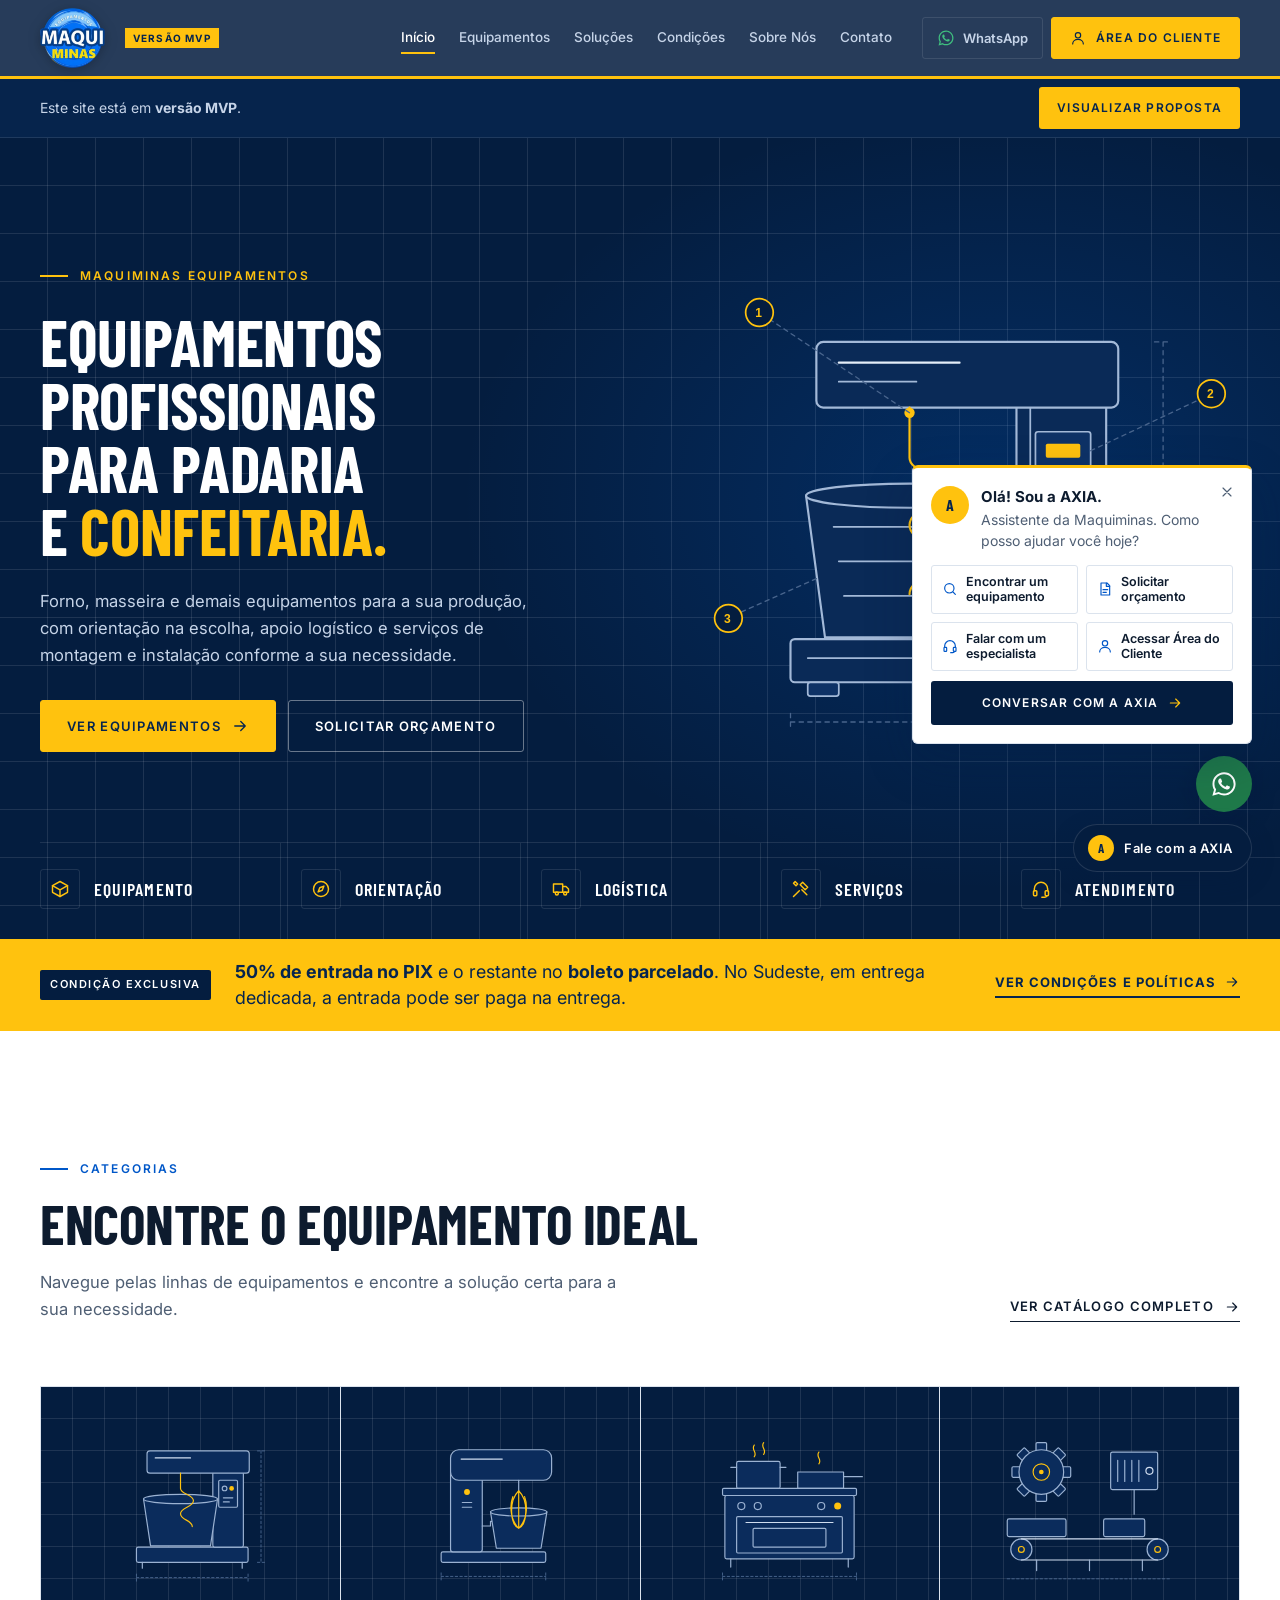
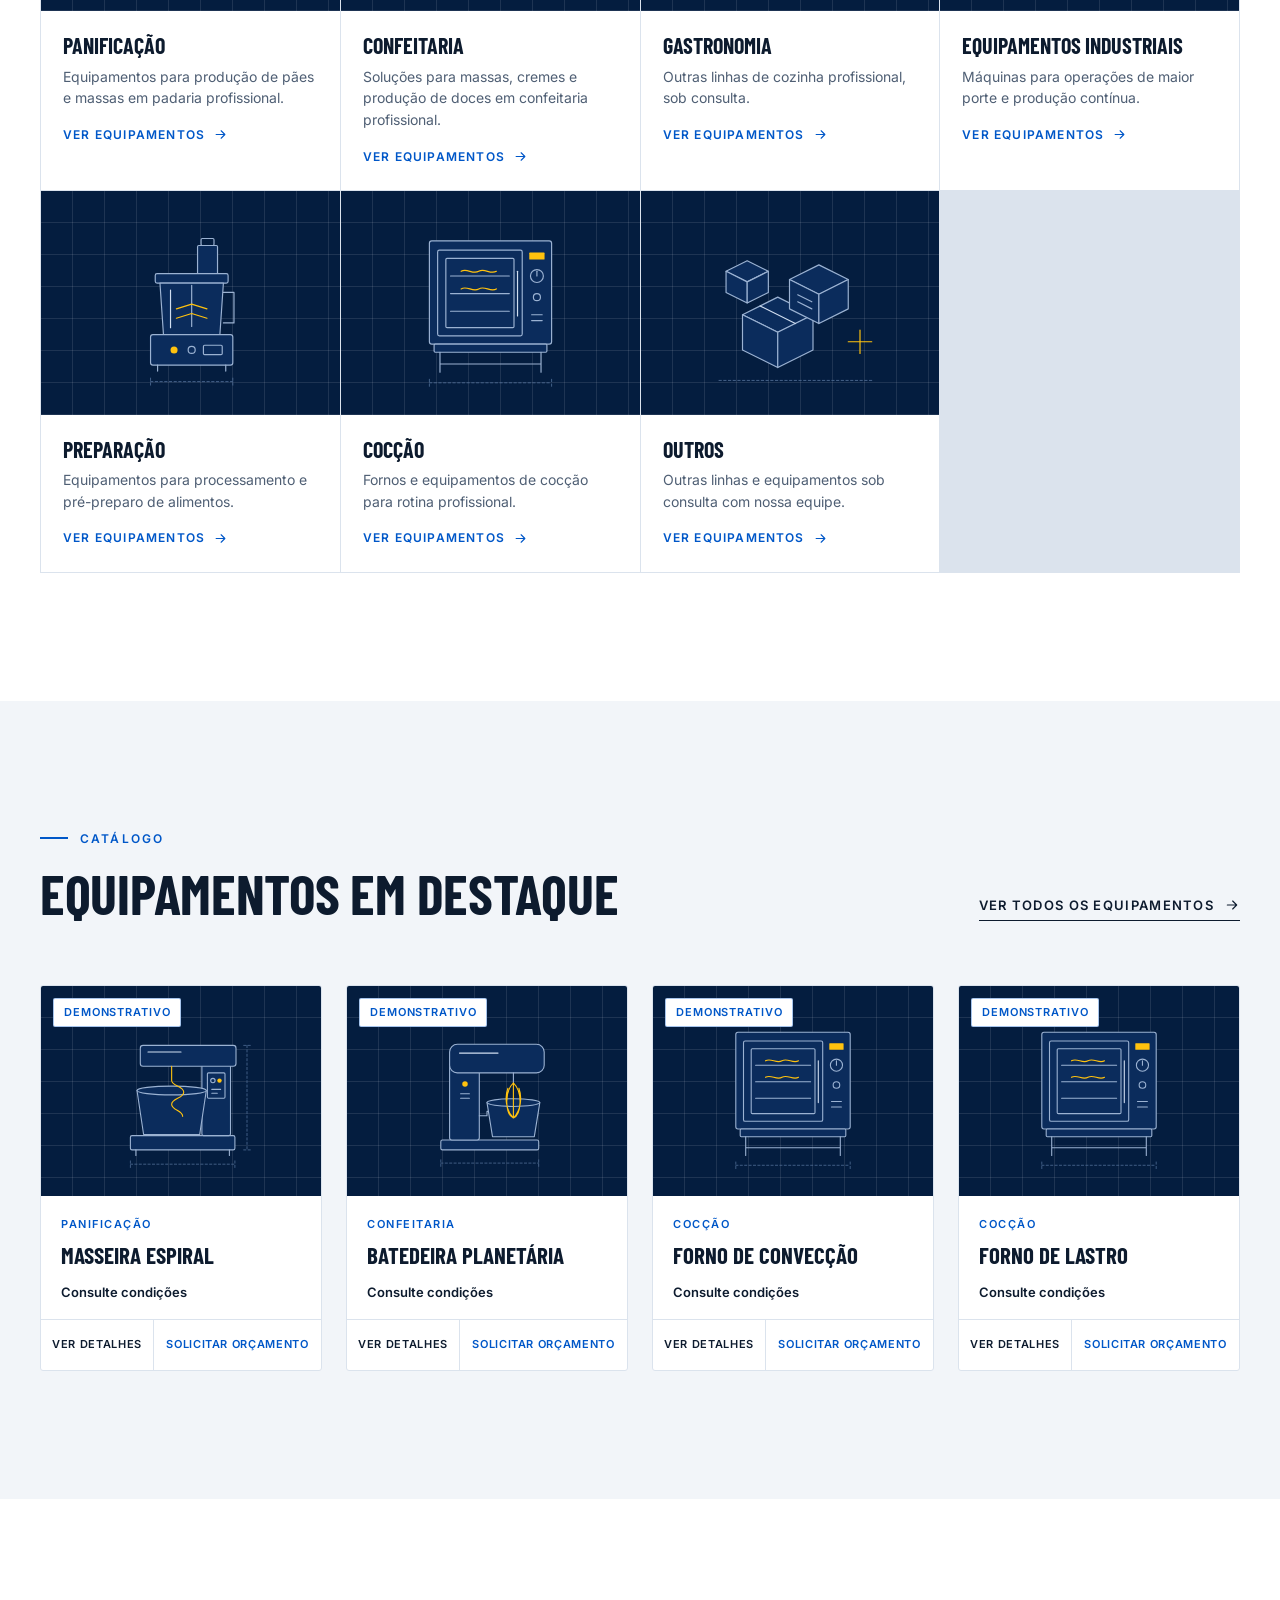
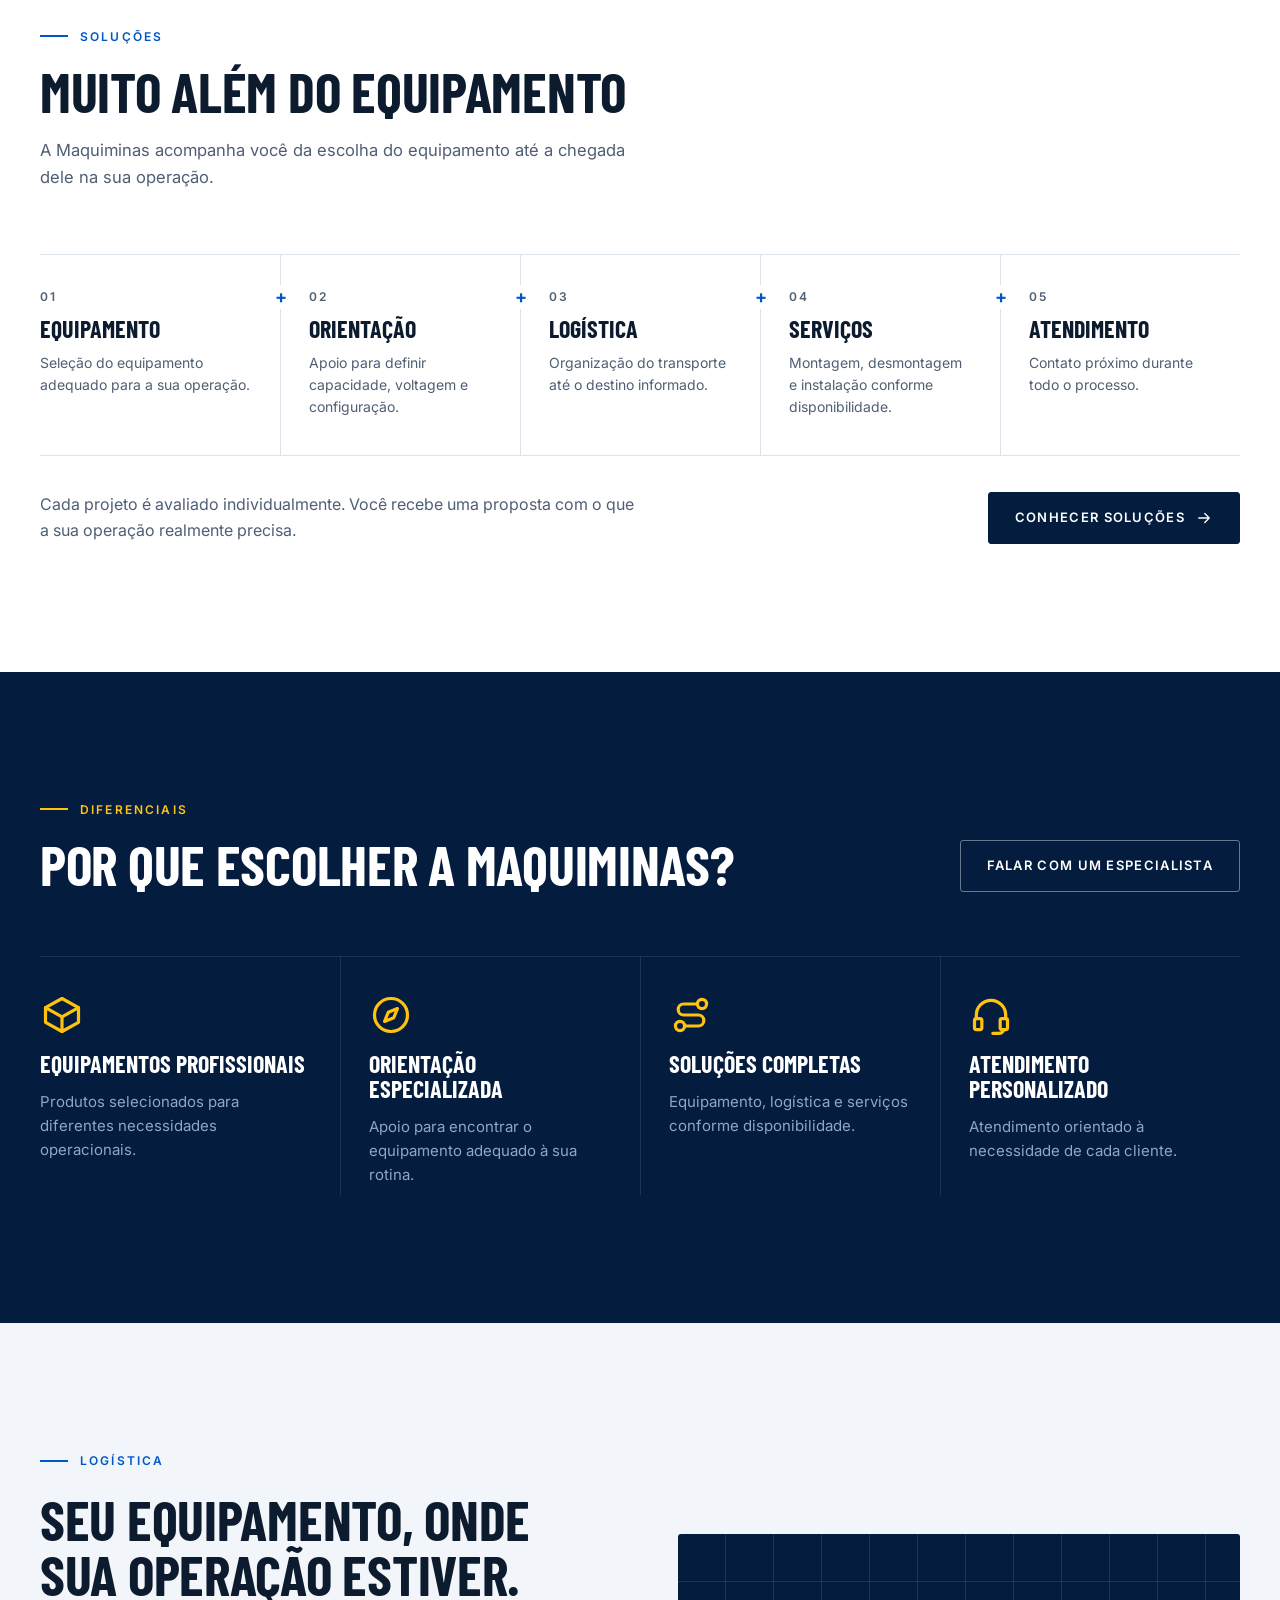
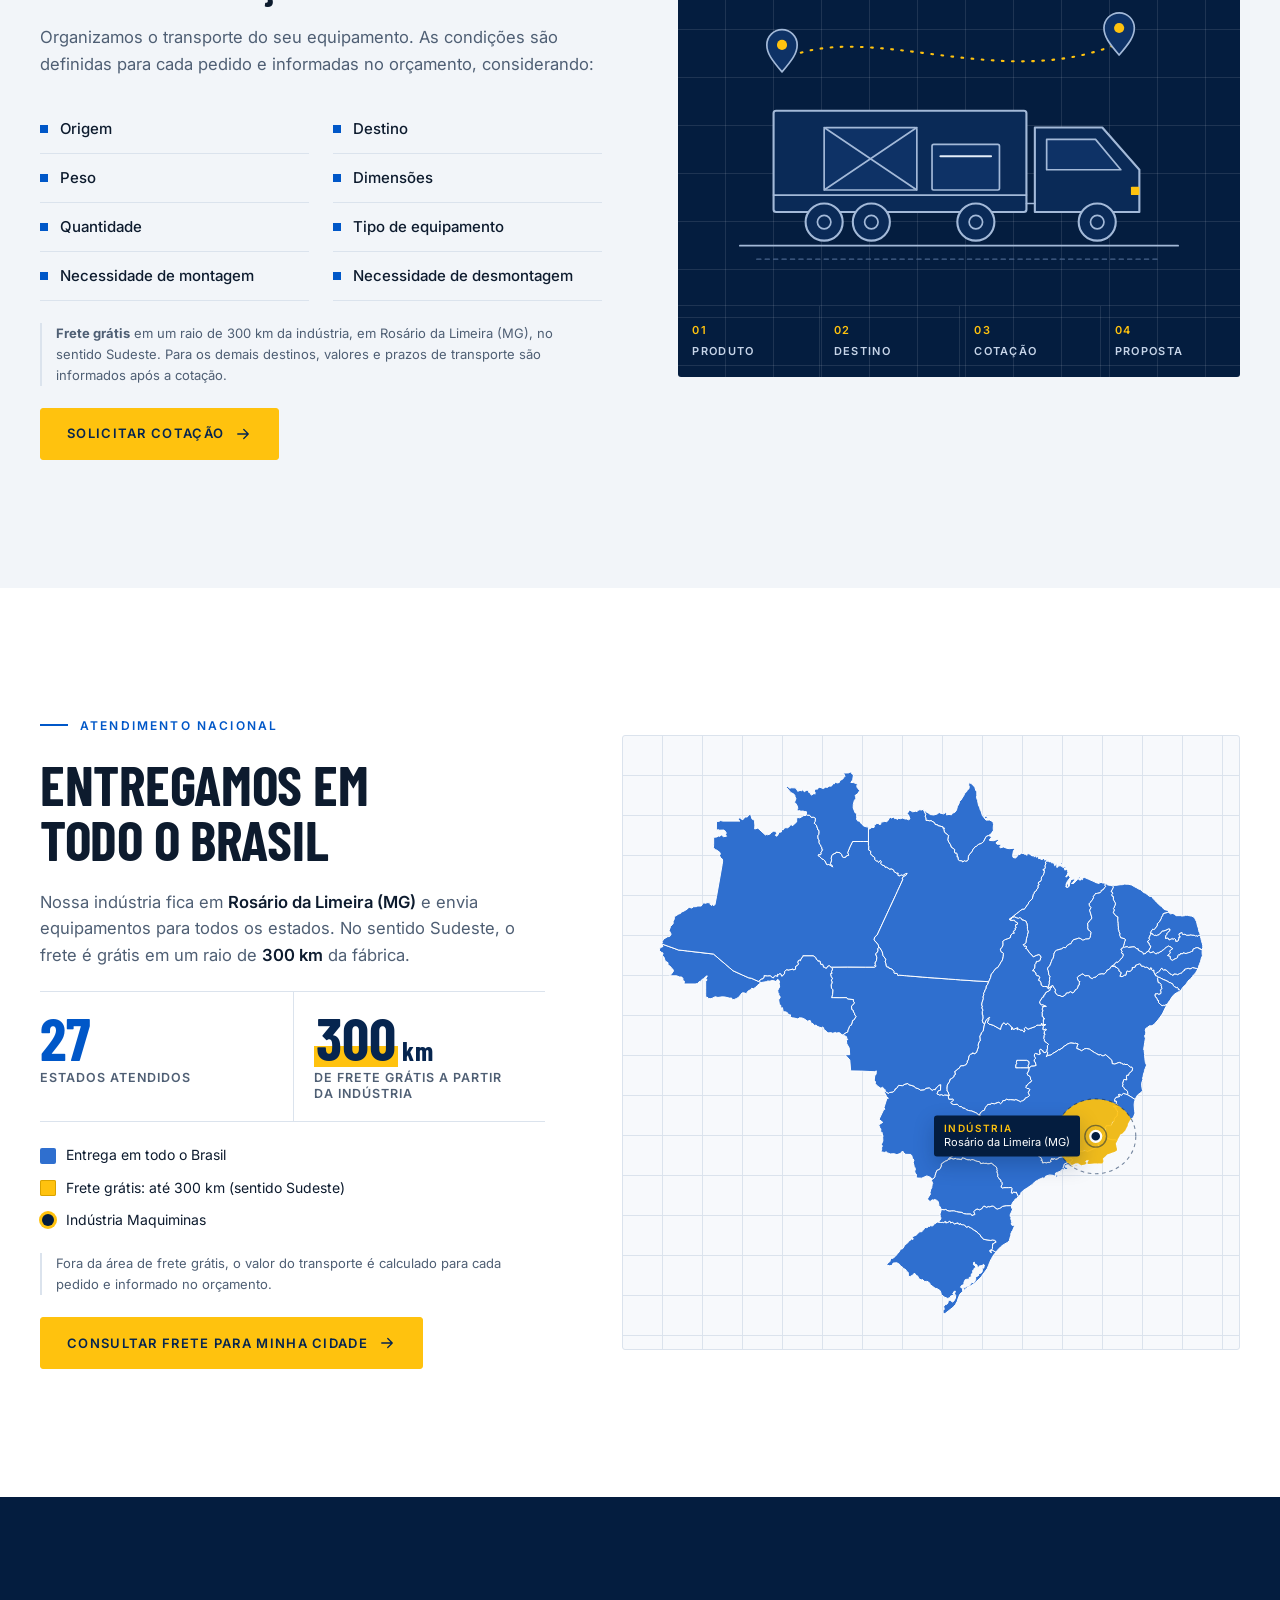
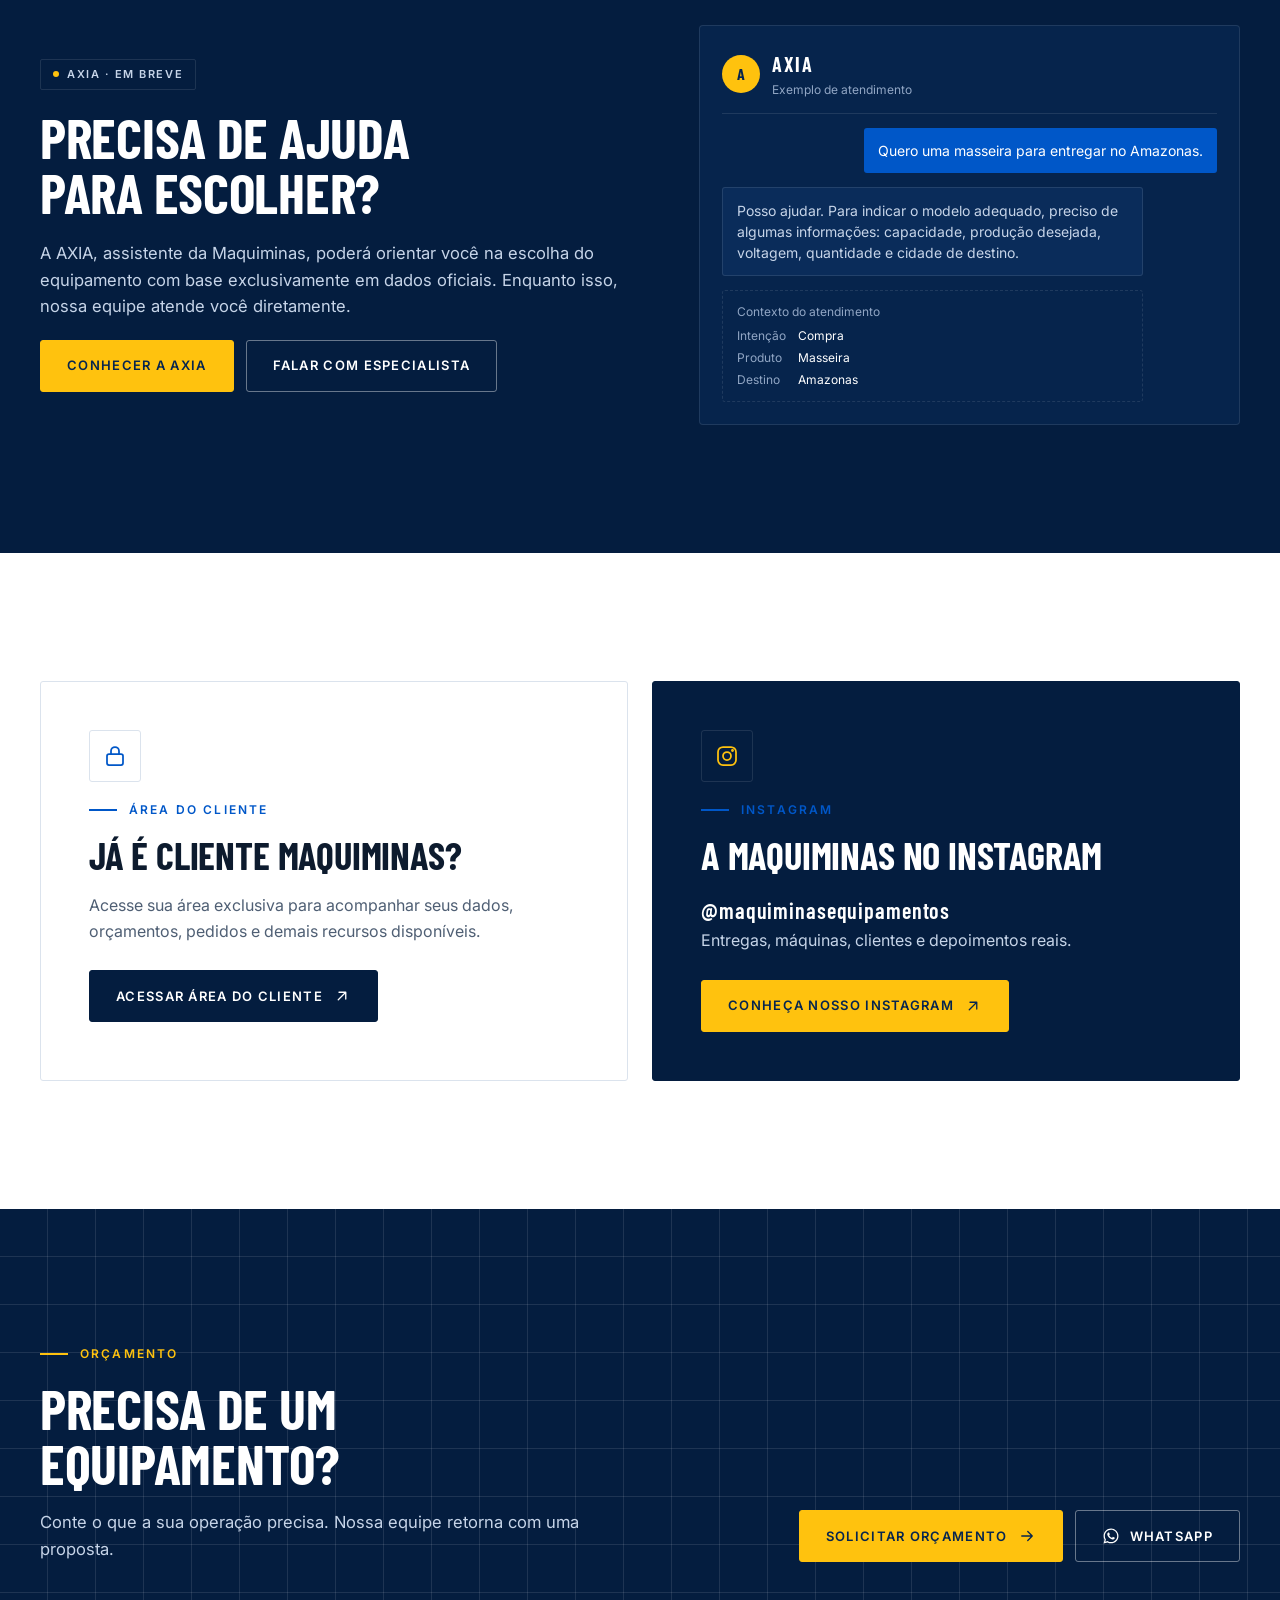
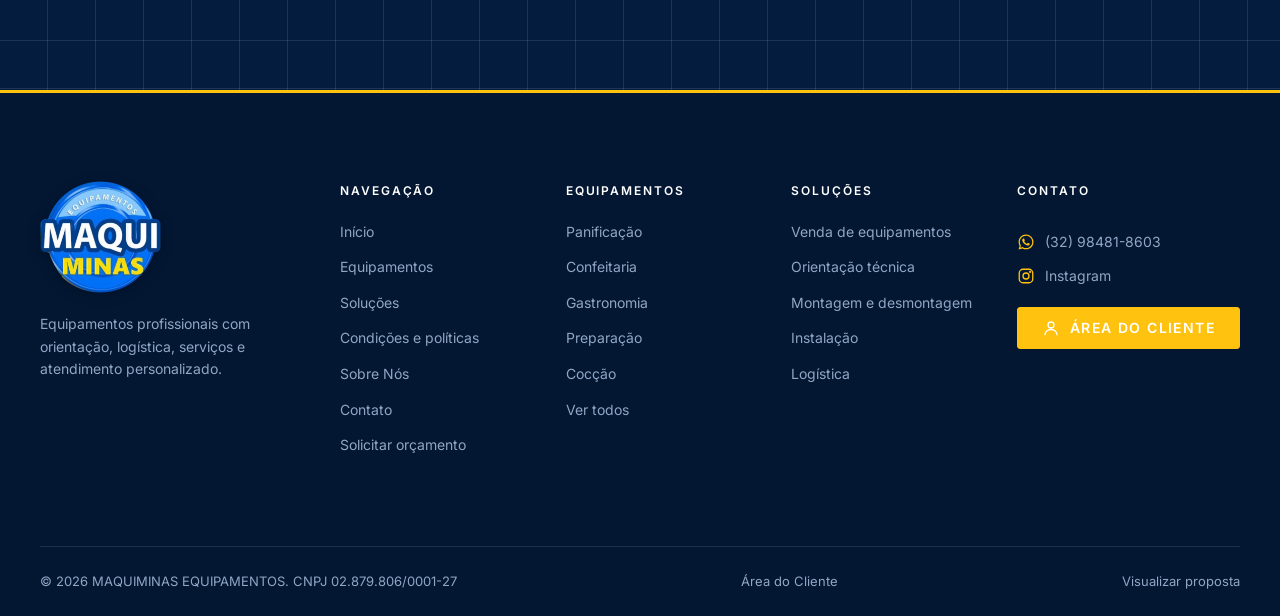
<file: index.html>
<!doctype html>
<html lang="pt-BR" data-root="">
<head>
  <meta charset="utf-8">
  <meta name="viewport" content="width=device-width, initial-scale=1">
  <title>Maquiminas Equipamentos | Padaria e confeitaria</title>
  <meta name="description" content="Equipamentos profissionais para padaria e confeitaria, com orientação, logística e serviços. Solicite um orçamento com a Maquiminas Equipamentos.">
  <meta name="theme-color" content="#041d3f">
  <link rel="icon" href="assets/icons/favicon.png" type="image/png">
  <link rel="apple-touch-icon" href="assets/icons/apple-touch-icon.png">
  <meta property="og:type" content="website">
  <meta property="og:locale" content="pt_BR">
  <meta property="og:site_name" content="Maquiminas Equipamentos">
  <meta property="og:title" content="Maquiminas Equipamentos | Padaria e confeitaria">
  <meta property="og:description" content="Equipamentos profissionais para padaria e confeitaria, com orientação, logística e serviços.">
  <meta property="og:image" content="assets/images/og-image.png">
  <meta name="twitter:card" content="summary_large_image">
  <link rel="preconnect" href="https://fonts.googleapis.com">
  <link rel="preconnect" href="https://fonts.gstatic.com" crossorigin>
  <link rel="stylesheet" href="https://fonts.googleapis.com/css2?family=Barlow+Condensed:wght@600;700&family=Inter:wght@400;500;600&display=swap">
  <link rel="preload" as="image" href="assets/illustrations/hero.svg" type="image/svg+xml">
  <script>document.documentElement.classList.add('js');</script>
  <link rel="stylesheet" href="css/global.css">
  <link rel="stylesheet" href="css/header.css">
  <link rel="stylesheet" href="css/home.css">
  <link rel="stylesheet" href="css/products.css">
  <link rel="stylesheet" href="css/axia.css">
  <link rel="stylesheet" href="css/footer.css">
  <link rel="stylesheet" href="css/responsive.css">
</head>
<body data-page="home">
  <a class="skip-link" href="#conteudo">Pular para o conteúdo</a>

  <header class="site-header">
    <div class="container site-header__inner">
      <a class="brand" href="index.html" aria-label="Maquiminas Equipamentos — página inicial">
        <img class="brand__logo" src="assets/images/logo-maquiminas.webp" width="480" height="445" alt="Maquiminas Equipamentos">
      </a>
      <nav class="nav" id="site-nav" aria-label="Navegação principal">
        <ul class="nav__list">
          <li><a class="nav__link" href="index.html" aria-current="page">Início</a></li>
          <li><a class="nav__link" href="pages/equipamentos.html">Equipamentos</a></li>
          <li><a class="nav__link" href="pages/solucoes.html">Soluções</a></li>
          <li><a class="nav__link" href="pages/condicoes.html">Condições</a></li>
          <li><a class="nav__link" href="pages/sobre.html">Sobre Nós</a></li>
          <li><a class="nav__link" href="pages/contato.html">Contato</a></li>
        </ul>
        <div class="nav__mobile-actions">
          <a class="btn btn--whatsapp" href="pages/contato.html#canais" data-whatsapp><span data-icon="whatsapp"></span>Falar pelo WhatsApp</a>
          <a class="btn" href="https://saa-s-callinfo.vercel.app/login.html" data-config-link="areaCliente" target="_blank" rel="noopener"><span data-icon="user"></span>Área do Cliente</a>
        </div>
      </nav>
      <div class="header-actions">
        <a class="header-wa" href="pages/contato.html#canais" data-whatsapp><span data-icon="whatsapp"></span>WhatsApp</a>
        <a class="btn btn--sm header-client" href="https://saa-s-callinfo.vercel.app/login.html" data-config-link="areaCliente" target="_blank" rel="noopener"><span data-icon="user"></span>Área do Cliente</a>
      </div>
      <button class="nav-toggle" type="button" aria-controls="site-nav" aria-expanded="false" aria-label="Abrir menu"><span></span></button>
    </div>
  </header>

  <main id="conteudo">
    <!-- HERO -->
    <section class="hero blueprint" aria-labelledby="hero-title">
      <div class="container">
        <div class="hero__grid">
          <div class="hero__content on-dark">
            <span class="eyebrow">Maquiminas Equipamentos</span>
            <h1 id="hero-title" class="display h1">Equipamentos profissionais para padaria e <em>confeitaria.</em></h1>
            <p class="lead">Forno, masseira e demais equipamentos para a sua produção, com orientação na escolha, apoio logístico e serviços de montagem e instalação conforme a sua necessidade.</p>
            <div class="btn-row">
              <a class="btn" href="pages/equipamentos.html">Ver equipamentos <span class="arrow" data-icon="arrow"></span></a>
              <a class="btn btn--ghost-light" href="pages/orcamento.html">Solicitar orçamento</a>
            </div>
          </div>
          <!-- Para usar foto real: troque o src por assets/images/hero.webp e adicione a classe hero__visual--photo -->
          <div class="hero__visual">
            <img src="assets/illustrations/hero.svg" alt="Desenho técnico de um equipamento profissional" width="640" height="560" fetchpriority="high">
          </div>
        </div>
        <ul class="pillars" aria-label="O que a Maquiminas oferece">
          <li class="pillar"><span class="pillar__icon" data-icon="box"></span><span class="pillar__label">Equipamento</span></li>
          <li class="pillar"><span class="pillar__icon" data-icon="compass"></span><span class="pillar__label">Orientação</span></li>
          <li class="pillar"><span class="pillar__icon" data-icon="truck"></span><span class="pillar__label">Logística</span></li>
          <li class="pillar"><span class="pillar__icon" data-icon="tools"></span><span class="pillar__label">Serviços</span></li>
          <li class="pillar"><span class="pillar__icon" data-icon="headset"></span><span class="pillar__label">Atendimento</span></li>
        </ul>
      </div>
    </section>

    <!-- CONDIÇÃO DE PAGAMENTO -->
    <section class="paybar" aria-label="Condição de pagamento">
      <div class="container paybar__inner">
        <span class="paybar__badge">Condição exclusiva</span>
        <p class="paybar__text"><strong>50% de entrada no PIX</strong> e o restante no <strong>boleto parcelado</strong>. No Sudeste, em entrega dedicada, a entrada pode ser paga na entrega.</p>
        <a class="paybar__link" href="pages/condicoes.html">Ver condições e políticas <span data-icon="arrow"></span></a>
      </div>
    </section>

    <!-- CATEGORIAS -->
    <section class="section" aria-labelledby="cat-title">
      <div class="container">
        <div class="section-head section-head--split">
          <div class="section-head reveal" style="margin:0">
            <span class="eyebrow">Categorias</span>
            <h2 id="cat-title" class="display h2">Encontre o equipamento ideal</h2>
            <p class="lead">Navegue pelas linhas de equipamentos e encontre a solução certa para a sua necessidade.</p>
          </div>
          <a class="link-arrow reveal" href="pages/equipamentos.html">Ver catálogo completo <span data-icon="arrow"></span></a>
        </div>
        <div class="cat-grid" data-categories></div>
      </div>
    </section>

    <!-- DESTAQUES -->
    <section class="section section--muted" aria-labelledby="feat-title">
      <div class="container">
        <div class="section-head section-head--split">
          <div class="section-head reveal" style="margin:0">
            <span class="eyebrow">Catálogo</span>
            <h2 id="feat-title" class="display h2">Equipamentos em destaque</h2>
          </div>
          <a class="link-arrow reveal" href="pages/equipamentos.html">Ver todos os equipamentos <span data-icon="arrow"></span></a>
        </div>
        <div class="product-grid product-grid--4" data-featured></div>
      </div>
    </section>

    <!-- MUITO ALÉM DO EQUIPAMENTO -->
    <section class="section" aria-labelledby="sol-title">
      <div class="container">
        <div class="section-head reveal">
          <span class="eyebrow">Soluções</span>
          <h2 id="sol-title" class="display h2">Muito além do equipamento</h2>
          <p class="lead">A Maquiminas acompanha você da escolha do equipamento até a chegada dele na sua operação.</p>
        </div>
        <ol class="chain">
          <li class="chain__item reveal"><span class="chain__index">01</span><h3 class="chain__title">Equipamento</h3><p class="chain__text">Seleção do equipamento adequado para a sua operação.</p></li>
          <li class="chain__item reveal" style="--delay:.06s"><span class="chain__index">02</span><h3 class="chain__title">Orientação</h3><p class="chain__text">Apoio para definir capacidade, voltagem e configuração.</p></li>
          <li class="chain__item reveal" style="--delay:.12s"><span class="chain__index">03</span><h3 class="chain__title">Logística</h3><p class="chain__text">Organização do transporte até o destino informado.</p></li>
          <li class="chain__item reveal" style="--delay:.18s"><span class="chain__index">04</span><h3 class="chain__title">Serviços</h3><p class="chain__text">Montagem, desmontagem e instalação conforme disponibilidade.</p></li>
          <li class="chain__item reveal" style="--delay:.24s"><span class="chain__index">05</span><h3 class="chain__title">Atendimento</h3><p class="chain__text">Contato próximo durante todo o processo.</p></li>
        </ol>
        <div class="chain-foot reveal">
          <p>Cada projeto é avaliado individualmente. Você recebe uma proposta com o que a sua operação realmente precisa.</p>
          <a class="btn btn--dark" href="pages/solucoes.html">Conhecer soluções <span class="arrow" data-icon="arrow"></span></a>
        </div>
      </div>
    </section>

    <!-- DIFERENCIAIS -->
    <section class="section section--dark" aria-labelledby="diff-title">
      <div class="container">
        <div class="section-head section-head--split">
          <div class="section-head reveal" style="margin:0">
            <span class="eyebrow">Diferenciais</span>
            <h2 id="diff-title" class="display h2">Por que escolher a Maquiminas?</h2>
          </div>
          <a class="btn btn--ghost-light reveal" href="pages/contato.html#canais" data-whatsapp>Falar com um especialista</a>
        </div>
        <div class="diff-grid">
          <article class="diff reveal"><span class="diff__icon" data-icon="box"></span><h3 class="diff__title">Equipamentos profissionais</h3><p class="diff__text">Produtos selecionados para diferentes necessidades operacionais.</p></article>
          <article class="diff reveal" style="--delay:.06s"><span class="diff__icon" data-icon="compass"></span><h3 class="diff__title">Orientação especializada</h3><p class="diff__text">Apoio para encontrar o equipamento adequado à sua rotina.</p></article>
          <article class="diff reveal" style="--delay:.12s"><span class="diff__icon" data-icon="route"></span><h3 class="diff__title">Soluções completas</h3><p class="diff__text">Equipamento, logística e serviços conforme disponibilidade.</p></article>
          <article class="diff reveal" style="--delay:.18s"><span class="diff__icon" data-icon="headset"></span><h3 class="diff__title">Atendimento personalizado</h3><p class="diff__text">Atendimento orientado à necessidade de cada cliente.</p></article>
        </div>
      </div>
    </section>

    <!-- LOGÍSTICA -->
    <section class="section section--muted" aria-labelledby="log-title">
      <div class="container logistics">
        <div class="logistics__content reveal">
          <span class="eyebrow">Logística</span>
          <h2 id="log-title" class="display h2">Seu equipamento, onde sua operação estiver.</h2>
          <p class="lead">Organizamos o transporte do seu equipamento. As condições são definidas para cada pedido e informadas no orçamento, considerando:</p>
          <ul class="factor-list">
            <li>Origem</li><li>Destino</li><li>Peso</li><li>Dimensões</li><li>Quantidade</li><li>Tipo de equipamento</li><li>Necessidade de montagem</li><li>Necessidade de desmontagem</li>
          </ul>
          <p class="note"><strong>Frete grátis</strong> em um raio de 300 km da indústria, em Rosário da Limeira (MG), no sentido Sudeste. Para os demais destinos, valores e prazos de transporte são informados após a cotação.</p>
          <a class="btn" href="pages/orcamento.html">Solicitar cotação <span class="arrow" data-icon="arrow"></span></a>
        </div>
        <div class="logistics__visual blueprint reveal" style="--delay:.1s">
          <img src="assets/illustrations/logistica.svg" alt="Ilustração de caminhão transportando equipamentos entre origem e destino" width="560" height="320" loading="lazy">
          <ol class="flow">
            <li><span>01</span>Produto</li>
            <li><span>02</span>Destino</li>
            <li><span>03</span>Cotação</li>
            <li><span>04</span>Proposta</li>
          </ol>
        </div>
      </div>
    </section>

    <!-- ATENDIMENTO (indústria, estados e frete grátis editáveis em js/config.js → presenca) -->
    <section class="section" aria-labelledby="presence-title">
      <div class="container presence" data-presence-map>
        <div class="presence__content reveal">
          <span class="eyebrow">Atendimento nacional</span>
          <h2 id="presence-title" class="display h2">Entregamos em todo o Brasil</h2>
          <p class="lead">Nossa indústria fica em <strong data-presence-city>Rosário da Limeira (MG)</strong> e envia equipamentos para todos os estados. No sentido Sudeste, o frete é grátis em um raio de <strong data-presence-radius-text>300 km</strong> da fábrica.</p>
          <div class="presence__stats">
            <div class="presence__stat">
              <strong data-presence-count>27</strong>
              <span data-presence-count-label>estados atendidos</span>
            </div>
            <div class="presence__stat presence__stat--free">
              <strong><span data-presence-radius>300</span><small>km</small></strong>
              <span>de frete grátis a partir da indústria</span>
            </div>
          </div>
          <ul class="presence__legend">
            <li><i class="is-delivery" aria-hidden="true"></i><span>Entrega em todo o Brasil</span></li>
            <li><i class="is-free" aria-hidden="true"></i><span>Frete grátis: até <span data-presence-radius-text>300 km</span> (sentido Sudeste)</span></li>
            <li><i class="is-factory" aria-hidden="true"></i><span>Indústria Maquiminas</span></li>
          </ul>
          <p class="note">Fora da área de frete grátis, o valor do transporte é calculado para cada pedido e informado no orçamento.</p>
          <a class="btn" href="pages/orcamento.html">Consultar frete para minha cidade <span class="arrow" data-icon="arrow"></span></a>
        </div>
        <div class="presence__map reveal" style="--delay:.1s">
          <div class="presence__svg" data-presence-svg></div>
          <div class="presence__tip" data-presence-tip role="status" hidden></div>
        </div>
      </div>
    </section>

    <!-- AXIA -->
    <section class="section section--dark" aria-labelledby="axia-title-home">
      <div class="container axia-band">
        <div class="axia-band__content reveal">
          <span class="badge-soon">AXIA · Em breve</span>
          <h2 id="axia-title-home" class="display h2" style="color:#fff">Precisa de ajuda para escolher?</h2>
          <p class="lead">A AXIA, assistente da Maquiminas, poderá orientar você na escolha do equipamento com base exclusivamente em dados oficiais. Enquanto isso, nossa equipe atende você diretamente.</p>
          <div class="btn-row">
            <button type="button" class="btn" data-axia-open>Conhecer a AXIA</button>
            <a class="btn btn--ghost-light" href="pages/contato.html#canais" data-whatsapp>Falar com especialista</a>
          </div>
        </div>
        <div class="axia-mock reveal" style="--delay:.1s" aria-label="Exemplo ilustrativo de atendimento da AXIA" role="img">
          <div class="axia-mock__head"><span class="axia__avatar" aria-hidden="true">A</span><div><strong>AXIA</strong><small>Exemplo de atendimento</small></div></div>
          <p class="bubble bubble--user">Quero uma masseira para entregar no Amazonas.</p>
          <p class="bubble bubble--bot">Posso ajudar. Para indicar o modelo adequado, preciso de algumas informações: capacidade, produção desejada, voltagem, quantidade e cidade de destino.</p>
          <div class="bubble bubble--meta">
            Contexto do atendimento
            <dl><dt>Intenção</dt><dd>Compra</dd><dt>Produto</dt><dd>Masseira</dd><dt>Destino</dt><dd>Amazonas</dd></dl>
          </div>
        </div>
      </div>
    </section>

    <!-- CLIENTES + INSTAGRAM -->
    <section class="section" aria-label="Área do Cliente e Instagram">
      <div class="container duo">
        <article class="panel reveal">
          <span class="panel__icon" data-icon="lock"></span>
          <span class="eyebrow">Área do Cliente</span>
          <h2 class="display">Já é cliente Maquiminas?</h2>
          <p>Acesse sua área exclusiva para acompanhar seus dados, orçamentos, pedidos e demais recursos disponíveis.</p>
          <div class="btn-row">
            <a class="btn btn--dark" href="https://saa-s-callinfo.vercel.app/login.html" data-config-link="areaCliente" target="_blank" rel="noopener">Acessar Área do Cliente <span class="arrow" data-icon="arrow-up-right"></span></a>
          </div>
        </article>
        <article class="panel panel--dark reveal" style="--delay:.08s">
          <span class="panel__icon" data-icon="instagram"></span>
          <span class="eyebrow">Instagram</span>
          <h2 class="display">A Maquiminas no Instagram</h2>
          <p><span class="handle" data-config-text="instagramUsuario">@maquiminasequipamentos</span><br>Entregas, máquinas, clientes e depoimentos reais.</p>
          <div class="btn-row">
            <a class="btn" href="https://www.instagram.com/maquiminasequipamentos/" data-config-link="instagram" target="_blank" rel="noopener">Conheça nosso Instagram <span class="arrow" data-icon="arrow-up-right"></span></a>
          </div>
        </article>
      </div>
    </section>

    <!-- CTA FINAL -->
    <section class="section cta-final blueprint" aria-labelledby="cta-title">
      <div class="container cta-final__inner on-dark">
        <div class="reveal">
          <span class="eyebrow">Orçamento</span>
          <h2 id="cta-title" class="display h2" style="margin-top:18px">Precisa de um equipamento?</h2>
          <p class="lead">Conte o que a sua operação precisa. Nossa equipe retorna com uma proposta.</p>
        </div>
        <div class="btn-row reveal" style="--delay:.08s">
          <a class="btn" href="pages/orcamento.html">Solicitar orçamento <span class="arrow" data-icon="arrow"></span></a>
          <a class="btn btn--ghost-light" href="pages/contato.html#canais" data-whatsapp><span data-icon="whatsapp"></span>WhatsApp</a>
        </div>
      </div>
    </section>
  </main>

  <footer class="site-footer">
    <div class="container">
      <div class="footer-top">
        <div class="footer-brand">
          <a class="brand" href="index.html" aria-label="Maquiminas Equipamentos — página inicial">
            <img class="brand__logo brand__logo--footer" src="assets/images/logo-maquiminas.webp" width="480" height="445" alt="Maquiminas Equipamentos">
          </a>
          <p>Equipamentos profissionais com orientação, logística, serviços e atendimento personalizado.</p>
        </div>
        <nav class="footer-col" aria-label="Navegação do rodapé">
          <h2>Navegação</h2>
          <ul>
            <li><a href="index.html">Início</a></li>
            <li><a href="pages/equipamentos.html">Equipamentos</a></li>
            <li><a href="pages/solucoes.html">Soluções</a></li>
            <li><a href="pages/condicoes.html">Condições e políticas</a></li>
            <li><a href="pages/sobre.html">Sobre Nós</a></li>
            <li><a href="pages/contato.html">Contato</a></li>
            <li><a href="pages/orcamento.html">Solicitar orçamento</a></li>
          </ul>
        </nav>
        <div class="footer-col">
          <h2>Equipamentos</h2>
          <ul>
            <li><a href="pages/equipamentos.html?categoria=panificacao">Panificação</a></li>
            <li><a href="pages/equipamentos.html?categoria=confeitaria">Confeitaria</a></li>
            <li><a href="pages/equipamentos.html?categoria=gastronomia">Gastronomia</a></li>
            <li><a href="pages/equipamentos.html?categoria=preparacao">Preparação</a></li>
            <li><a href="pages/equipamentos.html?categoria=coccao">Cocção</a></li>
            <li><a href="pages/equipamentos.html">Ver todos</a></li>
          </ul>
        </div>
        <div class="footer-col">
          <h2>Soluções</h2>
          <ul>
            <li><a href="pages/solucoes.html#venda">Venda de equipamentos</a></li>
            <li><a href="pages/solucoes.html#orientacao">Orientação técnica</a></li>
            <li><a href="pages/solucoes.html#montagem">Montagem e desmontagem</a></li>
            <li><a href="pages/solucoes.html#instalacao">Instalação</a></li>
            <li><a href="pages/solucoes.html#logistica">Logística</a></li>
          </ul>
        </div>
        <div class="footer-col footer-contact">
          <h2>Contato</h2>
          <a href="pages/contato.html#canais" data-whatsapp><span data-icon="whatsapp"></span><span data-whatsapp-number>WhatsApp</span></a>
          <a data-config-link="email" hidden><span data-icon="mail"></span><span data-label></span></a>
          <a data-config-link="telefone" hidden><span data-icon="phone"></span><span data-label></span></a>
          <a href="https://www.instagram.com/maquiminasequipamentos/" data-config-link="instagram" target="_blank" rel="noopener"><span data-icon="instagram"></span>Instagram</a>
          <a class="btn btn--sm" href="https://saa-s-callinfo.vercel.app/login.html" data-config-link="areaCliente" target="_blank" rel="noopener"><span data-icon="user"></span>Área do Cliente</a>
        </div>
      </div>
      <div class="footer-bottom">
        <p>© <span data-year>2026</span> MAQUIMINAS EQUIPAMENTOS. <span data-empresa-cnpj></span></p>
        <a href="https://saa-s-callinfo.vercel.app/login.html" data-config-link="areaCliente" target="_blank" rel="noopener">Área do Cliente</a>
      </div>
    </div>
  </footer>

  <script src="js/config.js"></script>
  <script src="js/icons.js"></script>
  <script src="js/whatsapp.js"></script>
  <script src="js/data/categories.js"></script>
  <script src="js/data/products.js"></script>
  <script src="js/services/product-service.js"></script>
  <script src="js/services/axia-service.js"></script>
  <script src="js/data/brasil-mapa.js"></script>
  <script src="js/main.js"></script>
  <script src="js/products.js"></script>
  <script src="js/map.js"></script>
  <script src="js/axia.js"></script>
</body>
</html>
</file>
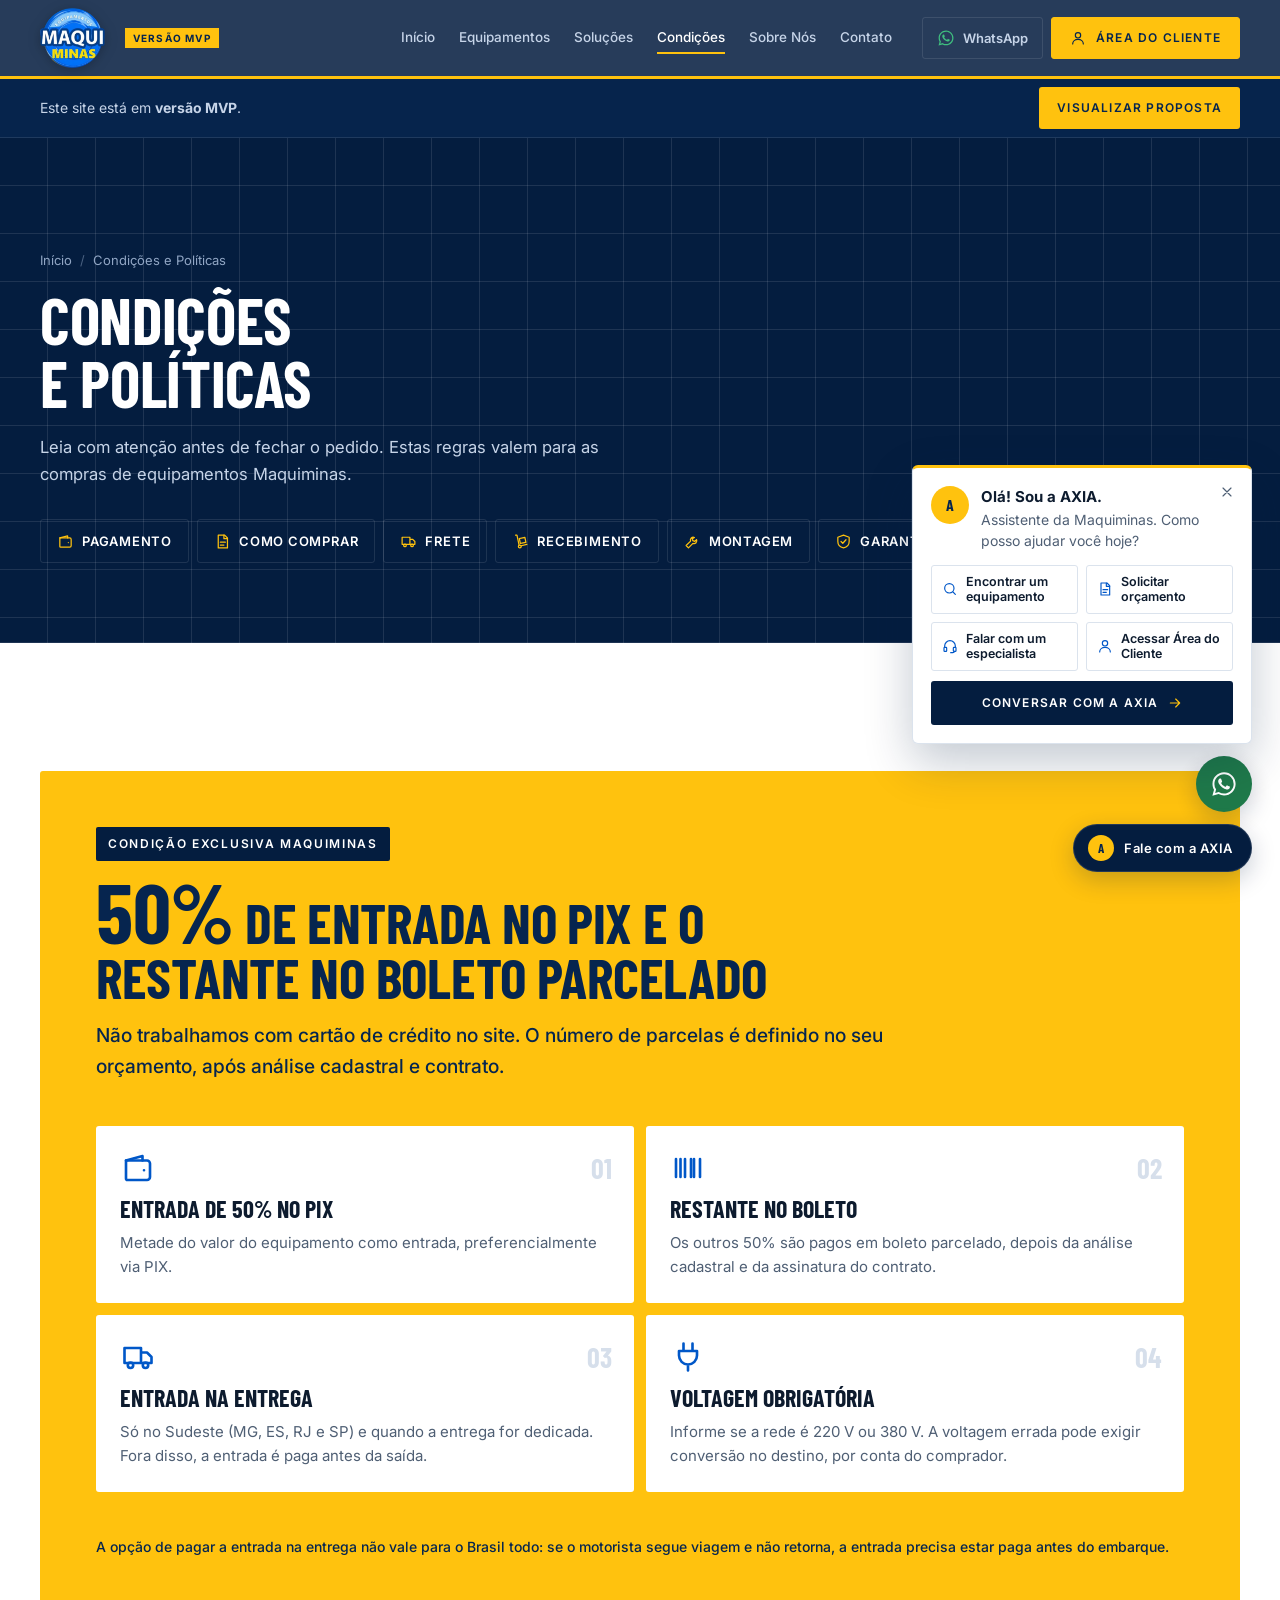
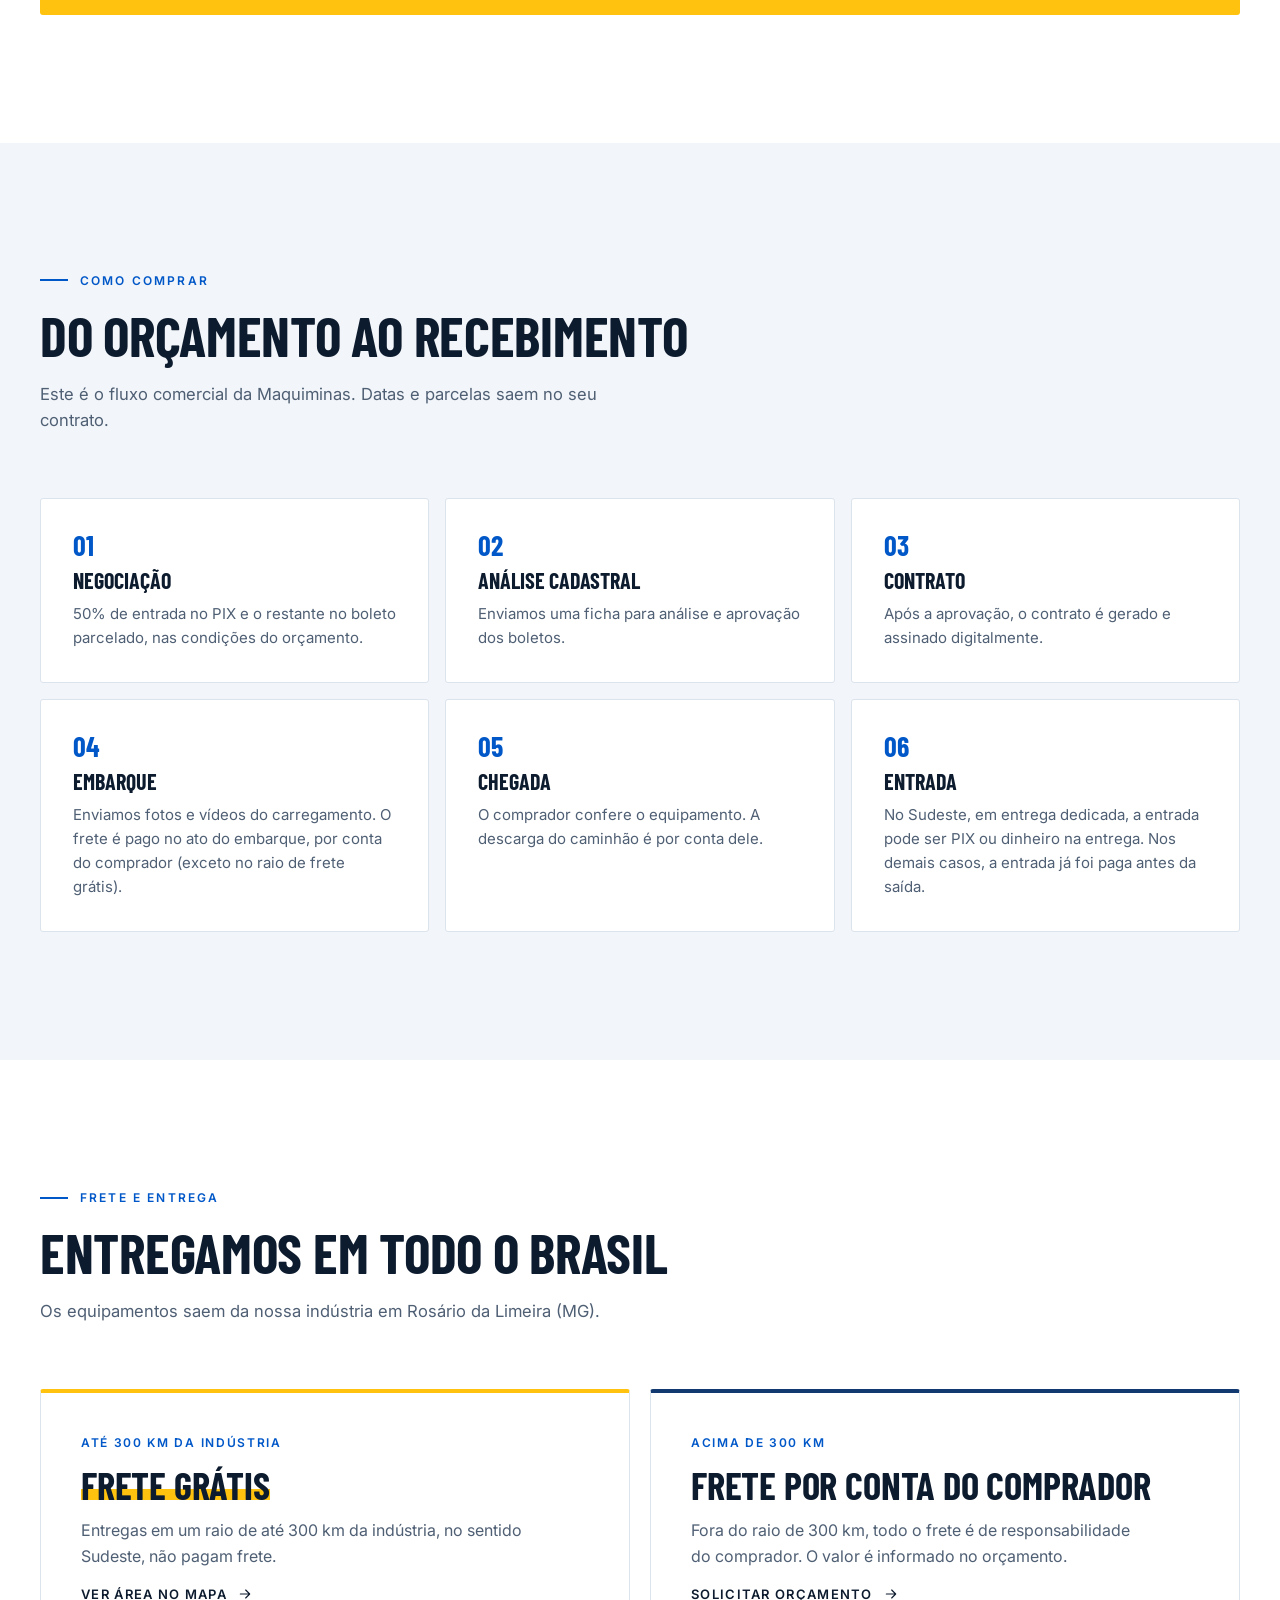
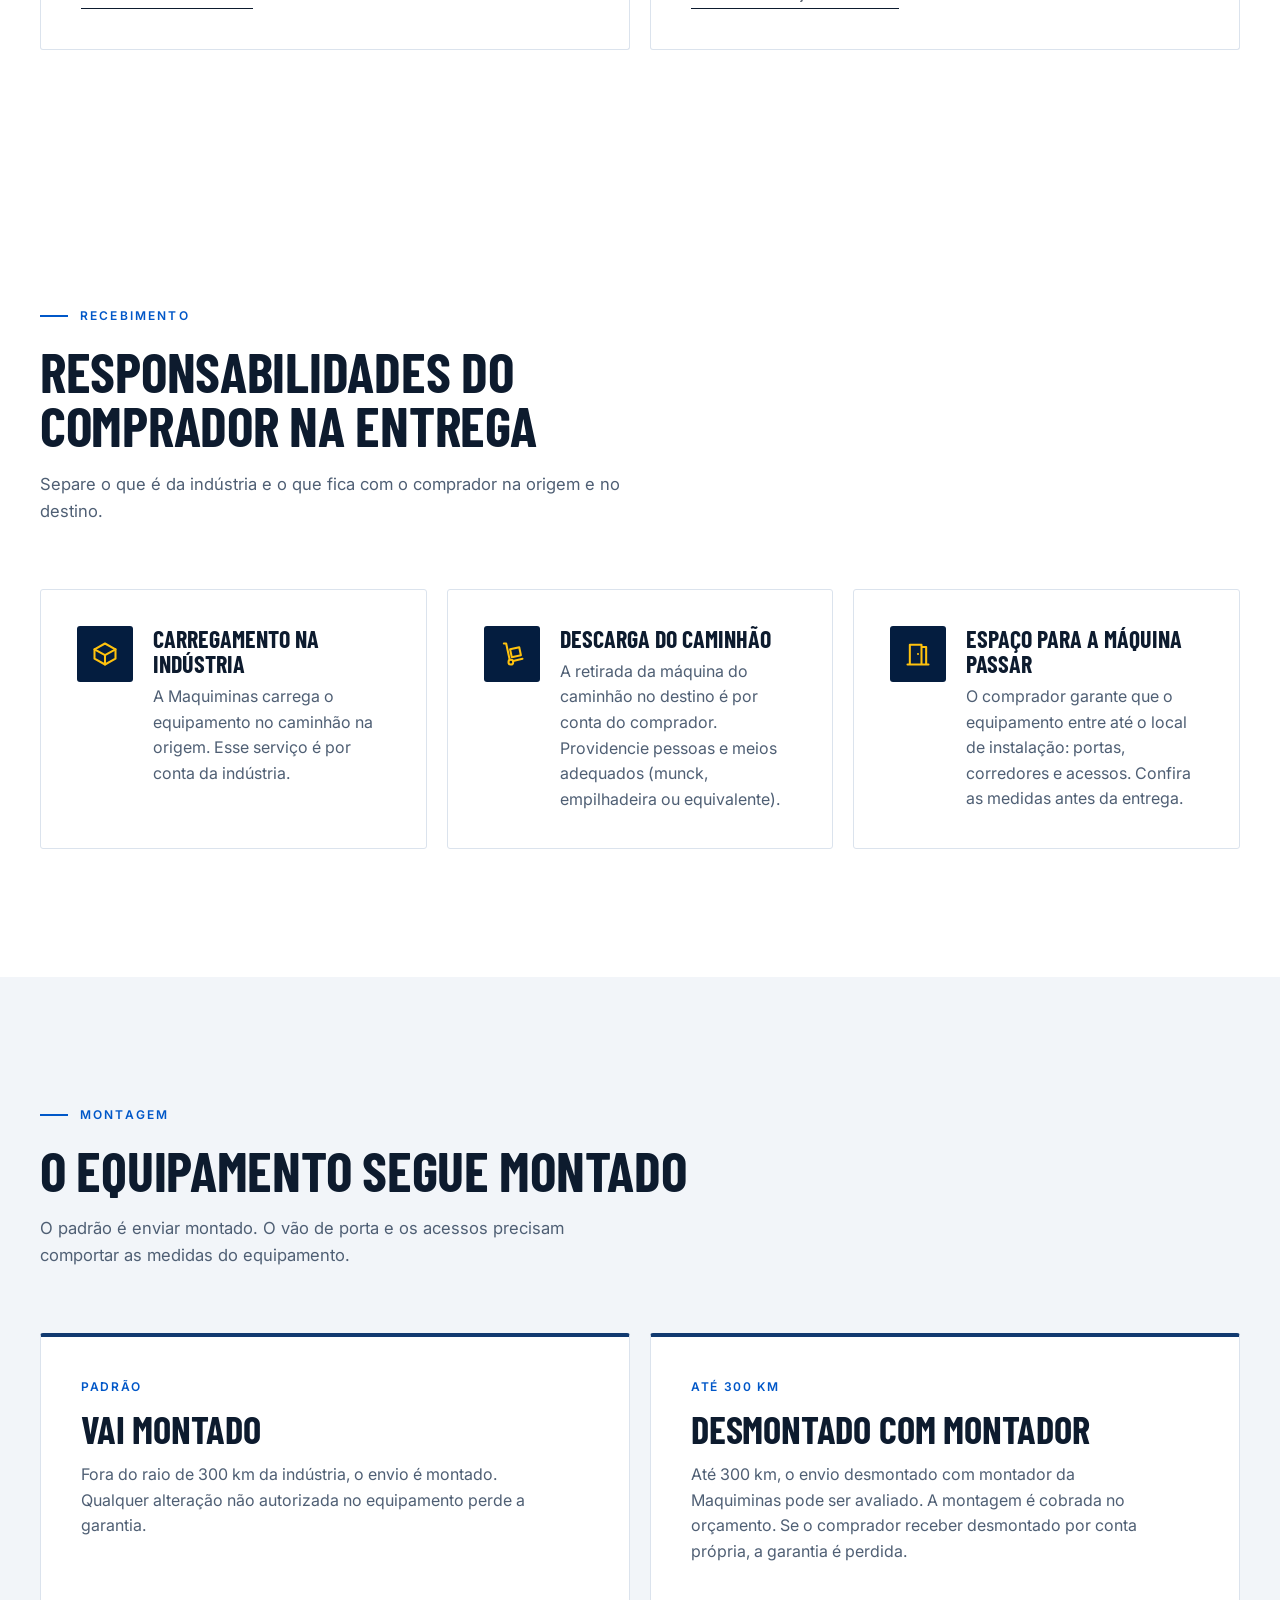
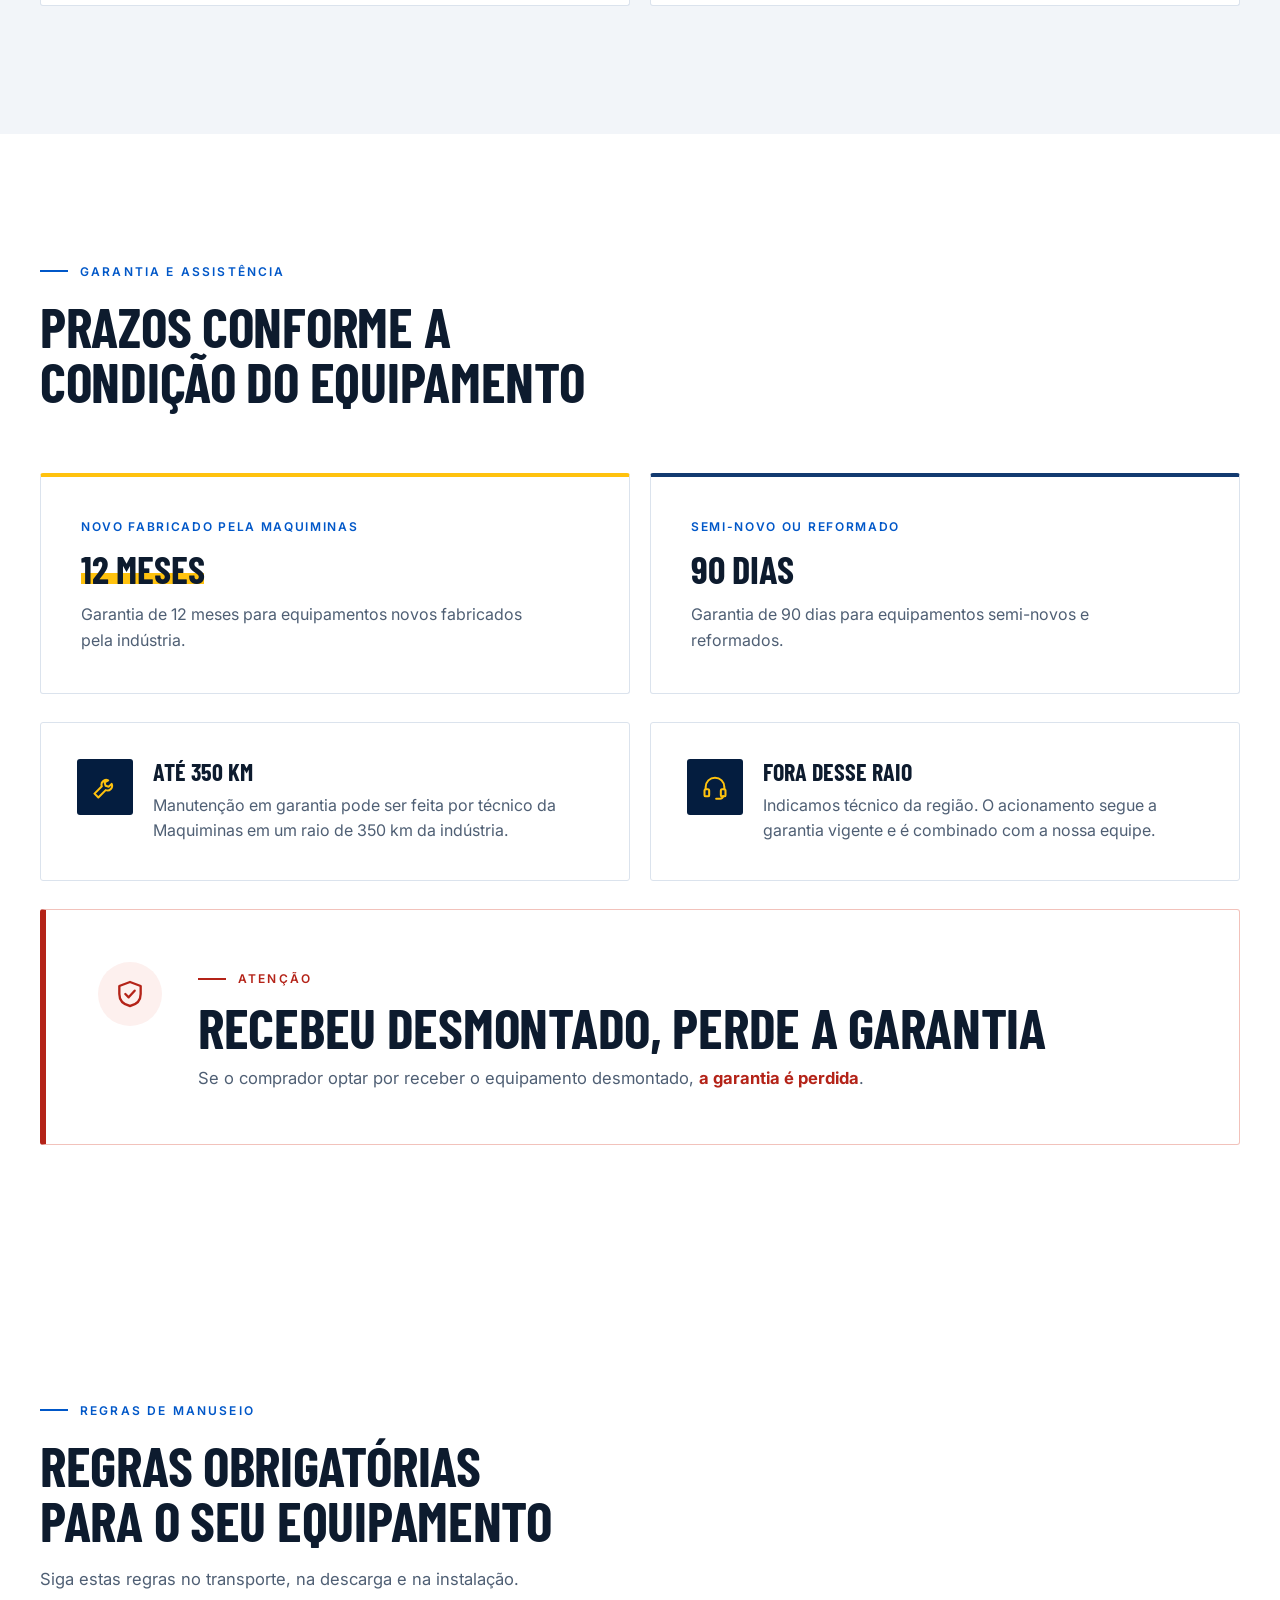
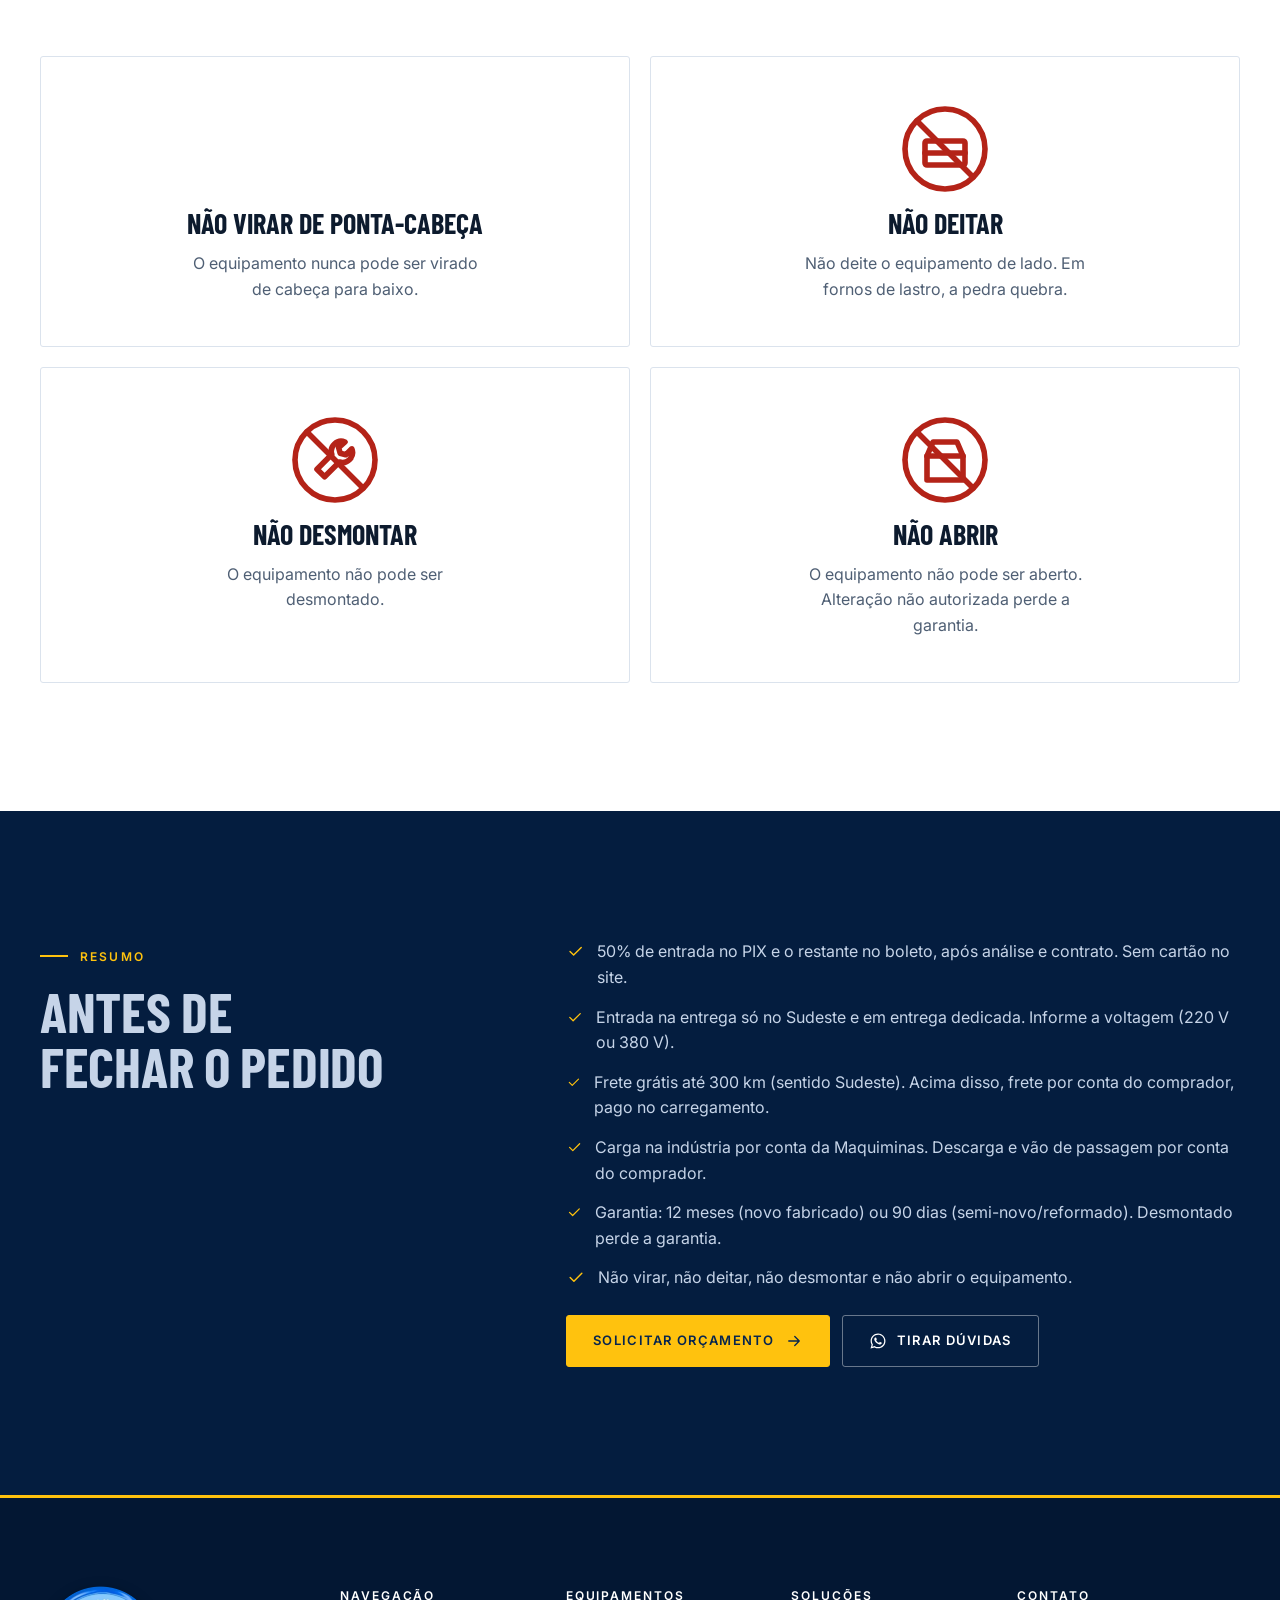
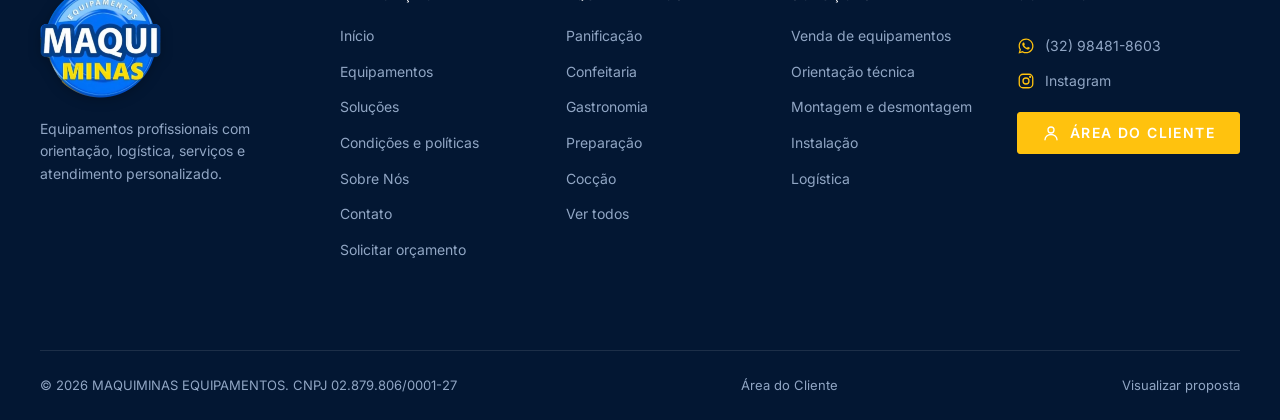
<file: pages/condicoes.html>
<!doctype html>
<html lang="pt-BR" data-root="../">
<head>
  <meta charset="utf-8">
  <meta name="viewport" content="width=device-width, initial-scale=1">
  <title>Condições e Políticas | Maquiminas Equipamentos</title>
  <meta name="description" content="Condições Maquiminas: 50% no PIX e boleto parcelado, entrada na entrega só no Sudeste, frete grátis até 300 km, garantia e regras de manuseio.">
  <meta name="theme-color" content="#041d3f">
  <link rel="icon" href="../assets/icons/favicon.png" type="image/png">
  <link rel="apple-touch-icon" href="../assets/icons/apple-touch-icon.png">
  <meta property="og:type" content="website">
  <meta property="og:locale" content="pt_BR">
  <meta property="og:site_name" content="Maquiminas Equipamentos">
  <meta property="og:title" content="Condições e Políticas | Maquiminas Equipamentos">
  <meta property="og:description" content="Pagamento, frete, recebimento, garantia e regras de manuseio dos equipamentos Maquiminas.">
  <meta property="og:image" content="../assets/images/og-image.png">
  <meta name="twitter:card" content="summary_large_image">
  <link rel="preconnect" href="https://fonts.googleapis.com">
  <link rel="preconnect" href="https://fonts.gstatic.com" crossorigin>
  <link rel="stylesheet" href="https://fonts.googleapis.com/css2?family=Barlow+Condensed:wght@600;700&family=Inter:wght@400;500;600&display=swap">
  <script>document.documentElement.classList.add('js');</script>
  <link rel="stylesheet" href="../css/global.css">
  <link rel="stylesheet" href="../css/header.css">
  <link rel="stylesheet" href="../css/home.css">
  <link rel="stylesheet" href="../css/policies.css">
  <link rel="stylesheet" href="../css/axia.css">
  <link rel="stylesheet" href="../css/footer.css">
  <link rel="stylesheet" href="../css/responsive.css">
</head>
<body data-page="condicoes">
  <a class="skip-link" href="#conteudo">Pular para o conteúdo</a>

  <header class="site-header">
    <div class="container site-header__inner">
      <a class="brand" href="../index.html" aria-label="Maquiminas Equipamentos — página inicial">
        <img class="brand__logo" src="../assets/images/logo-maquiminas.webp" width="480" height="445" alt="Maquiminas Equipamentos">
      </a>
      <nav class="nav" id="site-nav" aria-label="Navegação principal">
        <ul class="nav__list">
          <li><a class="nav__link" href="../index.html">Início</a></li>
          <li><a class="nav__link" href="equipamentos.html">Equipamentos</a></li>
          <li><a class="nav__link" href="solucoes.html">Soluções</a></li>
          <li><a class="nav__link" href="condicoes.html" aria-current="page">Condições</a></li>
          <li><a class="nav__link" href="sobre.html">Sobre Nós</a></li>
          <li><a class="nav__link" href="contato.html">Contato</a></li>
        </ul>
        <div class="nav__mobile-actions">
          <a class="btn btn--whatsapp" href="contato.html#canais" data-whatsapp><span data-icon="whatsapp"></span>Falar pelo WhatsApp</a>
          <a class="btn" href="https://saa-s-callinfo.vercel.app/login.html" data-config-link="areaCliente" target="_blank" rel="noopener"><span data-icon="user"></span>Área do Cliente</a>
        </div>
      </nav>
      <div class="header-actions">
        <a class="header-wa" href="contato.html#canais" data-whatsapp><span data-icon="whatsapp"></span>WhatsApp</a>
        <a class="btn btn--sm header-client" href="https://saa-s-callinfo.vercel.app/login.html" data-config-link="areaCliente" target="_blank" rel="noopener"><span data-icon="user"></span>Área do Cliente</a>
      </div>
      <button class="nav-toggle" type="button" aria-controls="site-nav" aria-expanded="false" aria-label="Abrir menu"><span></span></button>
    </div>
  </header>

  <main id="conteudo">
    <section class="page-hero blueprint">
      <div class="container on-dark">
        <ol class="breadcrumb" aria-label="Você está em">
          <li><a href="../index.html">Início</a></li>
          <li aria-current="page">Condições e Políticas</li>
        </ol>
        <h1 class="display h1">Condições e políticas</h1>
        <p class="lead">Leia com atenção antes de fechar o pedido. Estas regras valem para as compras de equipamentos Maquiminas.</p>
        <nav class="policy-nav" aria-label="Seções desta página">
          <a href="#pagamento"><span data-icon="wallet"></span>Pagamento</a>
          <a href="#compra"><span data-icon="doc"></span>Como comprar</a>
          <a href="#frete"><span data-icon="truck"></span>Frete</a>
          <a href="#recebimento"><span data-icon="dolly"></span>Recebimento</a>
          <a href="#montagem"><span data-icon="wrench"></span>Montagem</a>
          <a href="#garantia"><span data-icon="shield"></span>Garantia</a>
          <a href="#manuseio"><span data-icon="alert"></span>Manuseio</a>
        </nav>
      </div>
    </section>

    <!-- PAGAMENTO -->
    <section class="section" id="pagamento" aria-labelledby="pay-title">
      <div class="container">
        <div class="pay reveal">
          <div class="pay__intro">
            <span class="pay__badge">Condição exclusiva Maquiminas</span>
            <h2 id="pay-title" class="display h2"><span class="pay__big">50%</span> de entrada no PIX e o restante no boleto parcelado</h2>
            <p>Não trabalhamos com cartão de crédito no site. O número de parcelas é definido no seu orçamento, após análise cadastral e contrato.</p>
          </div>
          <ol class="pay__steps">
            <li>
              <span class="pay__num">01</span>
              <span data-icon="wallet"></span>
              <h3>Entrada de 50% no PIX</h3>
              <p>Metade do valor do equipamento como entrada, preferencialmente via PIX.</p>
            </li>
            <li>
              <span class="pay__num">02</span>
              <span data-icon="barcode"></span>
              <h3>Restante no boleto</h3>
              <p>Os outros 50% são pagos em boleto parcelado, depois da análise cadastral e da assinatura do contrato.</p>
            </li>
            <li>
              <span class="pay__num">03</span>
              <span data-icon="truck"></span>
              <h3>Entrada na entrega</h3>
              <p>Só no Sudeste (MG, ES, RJ e SP) e quando a entrega for dedicada. Fora disso, a entrada é paga antes da saída.</p>
            </li>
            <li>
              <span class="pay__num">04</span>
              <span data-icon="plug"></span>
              <h3>Voltagem obrigatória</h3>
              <p>Informe se a rede é 220 V ou 380 V. A voltagem errada pode exigir conversão no destino, por conta do comprador.</p>
            </li>
          </ol>
          <p class="pay__note">A opção de pagar a entrada na entrega não vale para o Brasil todo: se o motorista segue viagem e não retorna, a entrada precisa estar paga antes do embarque.</p>
        </div>
      </div>
    </section>

    <!-- COMO COMPRAR -->
    <section class="section section--muted" id="compra" aria-labelledby="buy-title">
      <div class="container">
        <div class="section-head reveal">
          <span class="eyebrow">Como comprar</span>
          <h2 id="buy-title" class="display h2">Do orçamento ao recebimento</h2>
          <p class="lead">Este é o fluxo comercial da Maquiminas. Datas e parcelas saem no seu contrato.</p>
        </div>
        <ol class="buy-flow">
          <li class="reveal"><span>01</span><h3>Negociação</h3><p>50% de entrada no PIX e o restante no boleto parcelado, nas condições do orçamento.</p></li>
          <li class="reveal" style="--delay:.05s"><span>02</span><h3>Análise cadastral</h3><p>Enviamos uma ficha para análise e aprovação dos boletos.</p></li>
          <li class="reveal" style="--delay:.1s"><span>03</span><h3>Contrato</h3><p>Após a aprovação, o contrato é gerado e assinado digitalmente.</p></li>
          <li class="reveal"><span>04</span><h3>Embarque</h3><p>Enviamos fotos e vídeos do carregamento. O frete é pago no ato do embarque, por conta do comprador (exceto no raio de frete grátis).</p></li>
          <li class="reveal" style="--delay:.05s"><span>05</span><h3>Chegada</h3><p>O comprador confere o equipamento. A descarga do caminhão é por conta dele.</p></li>
          <li class="reveal" style="--delay:.1s"><span>06</span><h3>Entrada</h3><p>No Sudeste, em entrega dedicada, a entrada pode ser PIX ou dinheiro na entrega. Nos demais casos, a entrada já foi paga antes da saída.</p></li>
        </ol>
      </div>
    </section>

    <!-- FRETE -->
    <section class="section" id="frete" aria-labelledby="ship-title">
      <div class="container">
        <div class="section-head reveal">
          <span class="eyebrow">Frete e entrega</span>
          <h2 id="ship-title" class="display h2">Entregamos em todo o Brasil</h2>
          <p class="lead">Os equipamentos saem da nossa indústria em Rosário da Limeira (MG).</p>
        </div>
        <div class="ship">
          <article class="ship__card ship__card--free reveal">
            <span class="ship__tag">Até 300 km da indústria</span>
            <h3 class="display">Frete grátis</h3>
            <p>Entregas em um raio de até 300 km da indústria, no sentido Sudeste, não pagam frete.</p>
            <a class="link-arrow" href="../index.html#presence-title">Ver área no mapa <span data-icon="arrow"></span></a>
          </article>
          <article class="ship__card reveal" style="--delay:.08s">
            <span class="ship__tag">Acima de 300 km</span>
            <h3 class="display">Frete por conta do comprador</h3>
            <p>Fora do raio de 300 km, todo o frete é de responsabilidade do comprador. O valor é informado no orçamento.</p>
            <a class="link-arrow" href="orcamento.html">Solicitar orçamento <span data-icon="arrow"></span></a>
          </article>
        </div>
      </div>
    </section>

    <!-- RECEBIMENTO -->
    <section class="section" id="recebimento" aria-labelledby="recv-title">
      <div class="container">
        <div class="section-head reveal">
          <span class="eyebrow">Recebimento</span>
          <h2 id="recv-title" class="display h2">Responsabilidades do comprador na entrega</h2>
          <p class="lead">Separe o que é da indústria e o que fica com o comprador na origem e no destino.</p>
        </div>
        <div class="duty">
          <article class="duty__item reveal">
            <span class="duty__icon" data-icon="box"></span>
            <div>
              <h3>Carregamento na indústria</h3>
              <p>A Maquiminas carrega o equipamento no caminhão na origem. Esse serviço é por conta da indústria.</p>
            </div>
          </article>
          <article class="duty__item reveal" style="--delay:.06s">
            <span class="duty__icon" data-icon="dolly"></span>
            <div>
              <h3>Descarga do caminhão</h3>
              <p>A retirada da máquina do caminhão no destino é por conta do comprador. Providencie pessoas e meios adequados (munck, empilhadeira ou equivalente).</p>
            </div>
          </article>
          <article class="duty__item reveal" style="--delay:.12s">
            <span class="duty__icon" data-icon="door"></span>
            <div>
              <h3>Espaço para a máquina passar</h3>
              <p>O comprador garante que o equipamento entre até o local de instalação: portas, corredores e acessos. Confira as medidas antes da entrega.</p>
            </div>
          </article>
        </div>
      </div>
    </section>

    <!-- MONTAGEM -->
    <section class="section section--muted" id="montagem" aria-labelledby="asm-title">
      <div class="container">
        <div class="section-head reveal">
          <span class="eyebrow">Montagem</span>
          <h2 id="asm-title" class="display h2">O equipamento segue montado</h2>
          <p class="lead">O padrão é enviar montado. O vão de porta e os acessos precisam comportar as medidas do equipamento.</p>
        </div>
        <div class="ship">
          <article class="ship__card reveal">
            <span class="ship__tag">Padrão</span>
            <h3 class="display">Vai montado</h3>
            <p>Fora do raio de 300 km da indústria, o envio é montado. Qualquer alteração não autorizada no equipamento perde a garantia.</p>
          </article>
          <article class="ship__card reveal" style="--delay:.08s">
            <span class="ship__tag">Até 300 km</span>
            <h3 class="display">Desmontado com montador</h3>
            <p>Até 300 km, o envio desmontado com montador da Maquiminas pode ser avaliado. A montagem é cobrada no orçamento. Se o comprador receber desmontado por conta própria, a garantia é perdida.</p>
          </article>
        </div>
      </div>
    </section>

    <!-- GARANTIA -->
    <section class="section" id="garantia" aria-labelledby="war-title">
      <div class="container">
        <div class="section-head reveal">
          <span class="eyebrow">Garantia e assistência</span>
          <h2 id="war-title" class="display h2">Prazos conforme a condição do equipamento</h2>
        </div>
        <div class="ship" style="margin-bottom:28px">
          <article class="ship__card ship__card--free reveal">
            <span class="ship__tag">Novo fabricado pela Maquiminas</span>
            <h3 class="display">12 meses</h3>
            <p>Garantia de 12 meses para equipamentos novos fabricados pela indústria.</p>
          </article>
          <article class="ship__card reveal" style="--delay:.08s">
            <span class="ship__tag">Semi-novo ou reformado</span>
            <h3 class="display">90 dias</h3>
            <p>Garantia de 90 dias para equipamentos semi-novos e reformados.</p>
          </article>
        </div>
        <div class="duty duty--2" style="margin-bottom:28px">
          <article class="duty__item reveal">
            <span class="duty__icon" data-icon="wrench"></span>
            <div>
              <h3>Até 350 km</h3>
              <p>Manutenção em garantia pode ser feita por técnico da Maquiminas em um raio de 350 km da indústria.</p>
            </div>
          </article>
          <article class="duty__item reveal" style="--delay:.08s">
            <span class="duty__icon" data-icon="headset"></span>
            <div>
              <h3>Fora desse raio</h3>
              <p>Indicamos técnico da região. O acionamento segue a garantia vigente e é combinado com a nossa equipe.</p>
            </div>
          </article>
        </div>
        <div class="warn reveal" role="note">
          <span class="warn__icon" data-icon="shield"></span>
          <div>
            <span class="eyebrow">Atenção</span>
            <h2 class="display h2">Recebeu desmontado, perde a garantia</h2>
            <p>Se o comprador optar por receber o equipamento desmontado, <strong>a garantia é perdida</strong>.</p>
          </div>
        </div>
      </div>
    </section>

    <!-- MANUSEIO (para incluir uma nova regra, copie um <li class="rule">) -->
    <section class="section" id="manuseio" aria-labelledby="rules-title">
      <div class="container">
        <div class="section-head reveal">
          <span class="eyebrow">Regras de manuseio</span>
          <h2 id="rules-title" class="display h2">Regras obrigatórias para o seu equipamento</h2>
          <p class="lead">Siga estas regras no transporte, na descarga e na instalação.</p>
        </div>
        <ul class="rules">
          <li class="rule reveal">
            <span class="rule__icon" data-icon="no-flip"></span>
            <h3>Não virar de ponta-cabeça</h3>
            <p>O equipamento nunca pode ser virado de cabeça para baixo.</p>
          </li>
          <li class="rule reveal" style="--delay:.06s">
            <span class="rule__icon" data-icon="no-lay"></span>
            <h3>Não deitar</h3>
            <p>Não deite o equipamento de lado. Em fornos de lastro, a pedra quebra.</p>
          </li>
          <li class="rule reveal" style="--delay:.12s">
            <span class="rule__icon" data-icon="no-disassemble"></span>
            <h3>Não desmontar</h3>
            <p>O equipamento não pode ser desmontado.</p>
          </li>
          <li class="rule reveal">
            <span class="rule__icon" data-icon="no-open"></span>
            <h3>Não abrir</h3>
            <p>O equipamento não pode ser aberto. Alteração não autorizada perde a garantia.</p>
          </li>
        </ul>
      </div>
    </section>

    <!-- RESUMO -->
    <section class="section section--dark" aria-labelledby="sum-title">
      <div class="container summary">
        <div class="reveal">
          <span class="eyebrow">Resumo</span>
          <h2 id="sum-title" class="display h2" style="margin-top:18px">Antes de fechar o pedido</h2>
        </div>
        <ul class="summary__list reveal" style="--delay:.08s">
          <li><span data-icon="check"></span>50% de entrada no PIX e o restante no boleto, após análise e contrato. Sem cartão no site.</li>
          <li><span data-icon="check"></span>Entrada na entrega só no Sudeste e em entrega dedicada. Informe a voltagem (220 V ou 380 V).</li>
          <li><span data-icon="check"></span>Frete grátis até 300 km (sentido Sudeste). Acima disso, frete por conta do comprador, pago no carregamento.</li>
          <li><span data-icon="check"></span>Carga na indústria por conta da Maquiminas. Descarga e vão de passagem por conta do comprador.</li>
          <li><span data-icon="check"></span>Garantia: 12 meses (novo fabricado) ou 90 dias (semi-novo/reformado). Desmontado perde a garantia.</li>
          <li><span data-icon="check"></span>Não virar, não deitar, não desmontar e não abrir o equipamento.</li>
        </ul>
        <div class="btn-row reveal" style="--delay:.12s">
          <a class="btn" href="orcamento.html">Solicitar orçamento <span class="arrow" data-icon="arrow"></span></a>
          <a class="btn btn--ghost-light" href="contato.html#canais" data-whatsapp data-whatsapp-message="Olá! Tenho uma dúvida sobre as condições e políticas da Maquiminas."><span data-icon="whatsapp"></span>Tirar dúvidas</a>
        </div>
      </div>
    </section>
  </main>

  <footer class="site-footer">
    <div class="container">
      <div class="footer-top">
        <div class="footer-brand">
          <a class="brand" href="../index.html" aria-label="Maquiminas Equipamentos — página inicial">
            <img class="brand__logo brand__logo--footer" src="../assets/images/logo-maquiminas.webp" width="480" height="445" alt="Maquiminas Equipamentos">
          </a>
          <p>Equipamentos profissionais com orientação, logística, serviços e atendimento personalizado.</p>
        </div>
        <nav class="footer-col" aria-label="Navegação do rodapé">
          <h2>Navegação</h2>
          <ul>
            <li><a href="../index.html">Início</a></li>
            <li><a href="equipamentos.html">Equipamentos</a></li>
            <li><a href="solucoes.html">Soluções</a></li>
            <li><a href="condicoes.html">Condições e políticas</a></li>
            <li><a href="sobre.html">Sobre Nós</a></li>
            <li><a href="contato.html">Contato</a></li>
            <li><a href="orcamento.html">Solicitar orçamento</a></li>
          </ul>
        </nav>
        <div class="footer-col">
          <h2>Equipamentos</h2>
          <ul>
            <li><a href="equipamentos.html?categoria=panificacao">Panificação</a></li>
            <li><a href="equipamentos.html?categoria=confeitaria">Confeitaria</a></li>
            <li><a href="equipamentos.html?categoria=gastronomia">Gastronomia</a></li>
            <li><a href="equipamentos.html?categoria=preparacao">Preparação</a></li>
            <li><a href="equipamentos.html?categoria=coccao">Cocção</a></li>
            <li><a href="equipamentos.html">Ver todos</a></li>
          </ul>
        </div>
        <div class="footer-col">
          <h2>Soluções</h2>
          <ul>
            <li><a href="solucoes.html#venda">Venda de equipamentos</a></li>
            <li><a href="solucoes.html#orientacao">Orientação técnica</a></li>
            <li><a href="solucoes.html#montagem">Montagem e desmontagem</a></li>
            <li><a href="solucoes.html#instalacao">Instalação</a></li>
            <li><a href="solucoes.html#logistica">Logística</a></li>
          </ul>
        </div>
        <div class="footer-col footer-contact">
          <h2>Contato</h2>
          <a href="contato.html#canais" data-whatsapp><span data-icon="whatsapp"></span><span data-whatsapp-number>WhatsApp</span></a>
          <a data-config-link="email" hidden><span data-icon="mail"></span><span data-label></span></a>
          <a data-config-link="telefone" hidden><span data-icon="phone"></span><span data-label></span></a>
          <a href="https://www.instagram.com/maquiminasequipamentos/" data-config-link="instagram" target="_blank" rel="noopener"><span data-icon="instagram"></span>Instagram</a>
          <a class="btn btn--sm" href="https://saa-s-callinfo.vercel.app/login.html" data-config-link="areaCliente" target="_blank" rel="noopener"><span data-icon="user"></span>Área do Cliente</a>
        </div>
      </div>
      <div class="footer-bottom">
        <p>© <span data-year>2026</span> MAQUIMINAS EQUIPAMENTOS. <span data-empresa-cnpj></span></p>
        <a href="https://saa-s-callinfo.vercel.app/login.html" data-config-link="areaCliente" target="_blank" rel="noopener">Área do Cliente</a>
      </div>
    </div>
  </footer>

  <script src="../js/config.js"></script>
  <script src="../js/icons.js"></script>
  <script src="../js/whatsapp.js"></script>
  <script src="../js/services/axia-service.js"></script>
  <script src="../js/main.js"></script>
  <script src="../js/axia.js"></script>
</body>
</html>
</file>
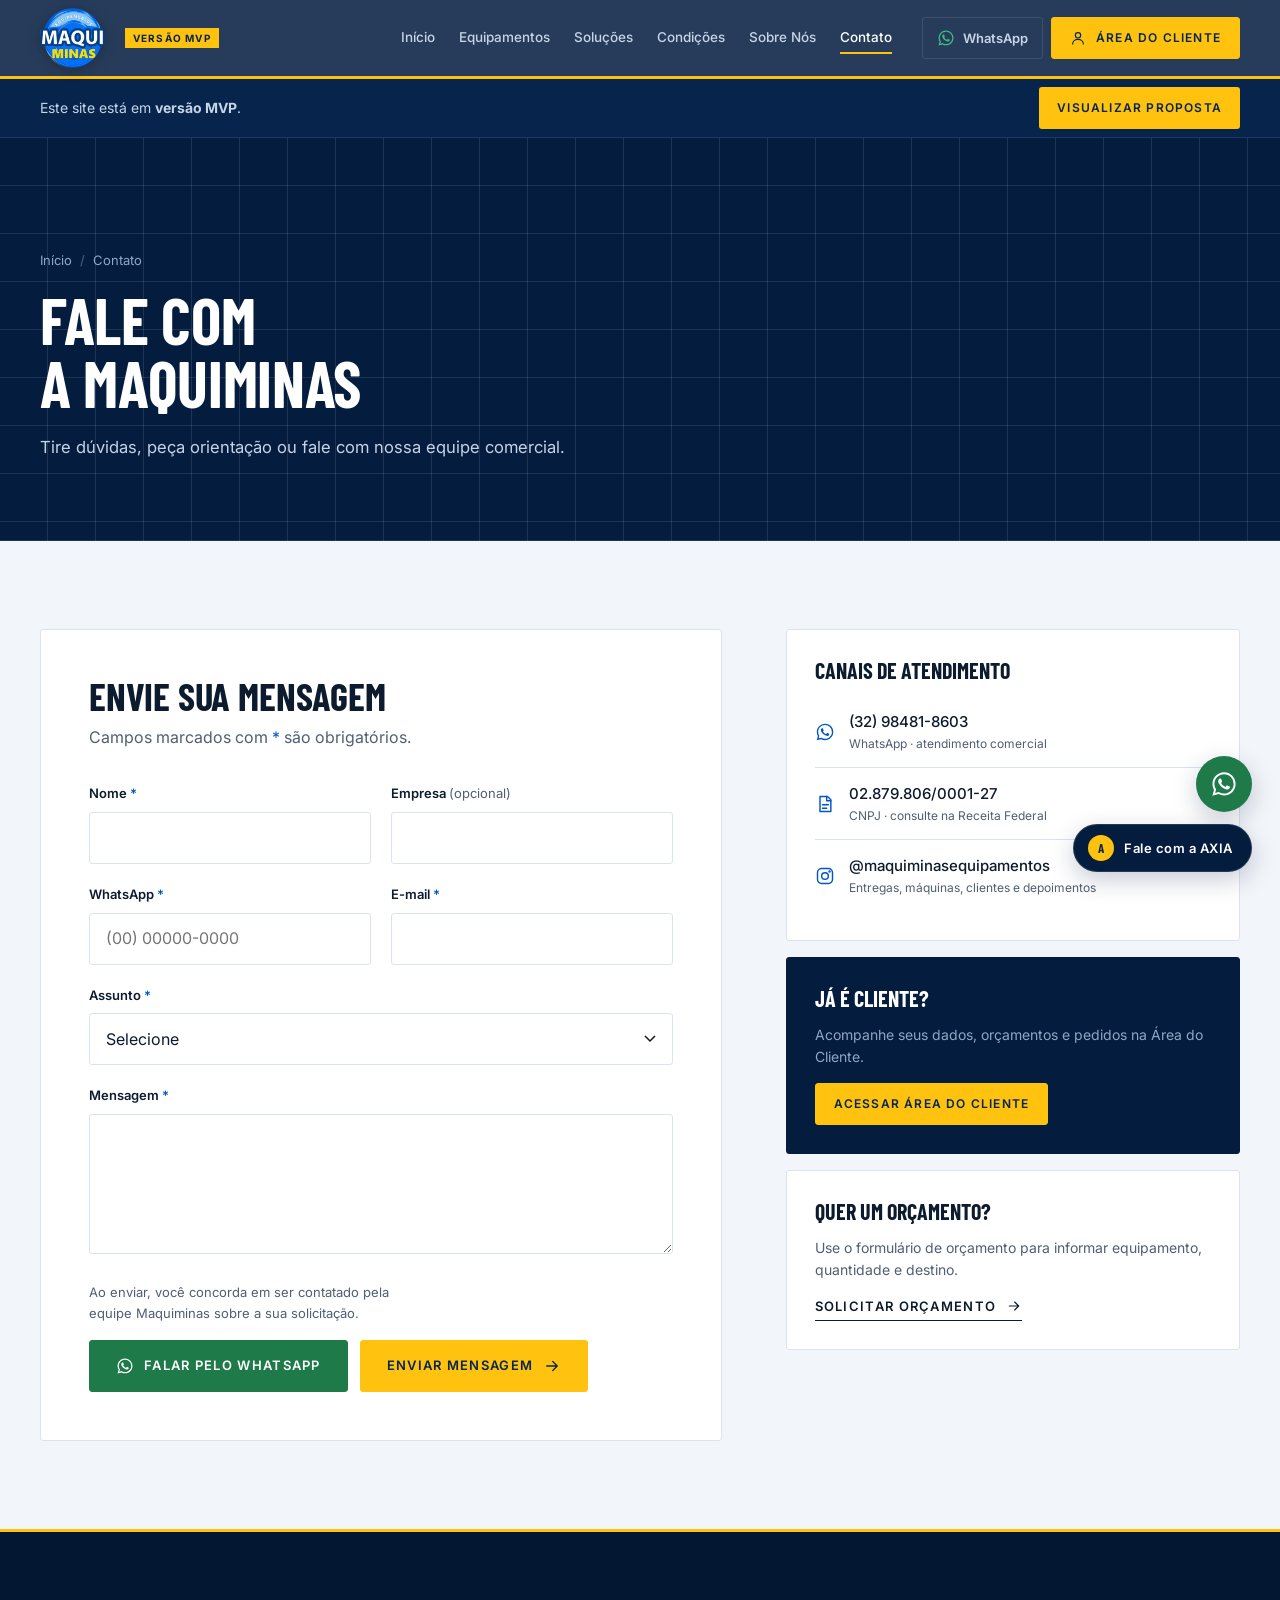
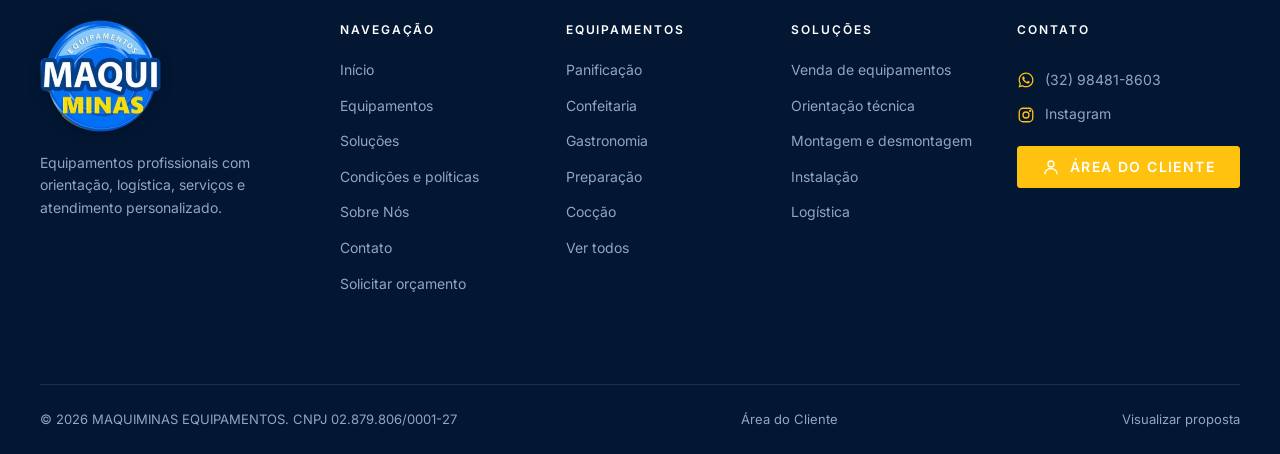
<file: pages/contato.html>
<!doctype html>
<html lang="pt-BR" data-root="../">
<head>
  <meta charset="utf-8">
  <meta name="viewport" content="width=device-width, initial-scale=1">
  <title>Contato | Maquiminas Equipamentos</title>
  <meta name="description" content="Fale com a Maquiminas Equipamentos. Tire dúvidas, solicite orientação ou peça um orçamento para o seu equipamento.">
  <meta name="theme-color" content="#041d3f">
  <link rel="icon" href="../assets/icons/favicon.png" type="image/png">
  <link rel="apple-touch-icon" href="../assets/icons/apple-touch-icon.png">
  <meta property="og:type" content="website">
  <meta property="og:locale" content="pt_BR">
  <meta property="og:site_name" content="Maquiminas Equipamentos">
  <meta property="og:title" content="Contato | Maquiminas Equipamentos">
  <meta property="og:description" content="Fale com a Maquiminas Equipamentos.">
  <meta property="og:image" content="../assets/images/og-image.png">
  <meta name="twitter:card" content="summary_large_image">
  <link rel="preconnect" href="https://fonts.googleapis.com">
  <link rel="preconnect" href="https://fonts.gstatic.com" crossorigin>
  <link rel="stylesheet" href="https://fonts.googleapis.com/css2?family=Barlow+Condensed:wght@600;700&family=Inter:wght@400;500;600&display=swap">
  <script>document.documentElement.classList.add('js');</script>
  <link rel="stylesheet" href="../css/global.css">
  <link rel="stylesheet" href="../css/header.css">
  <link rel="stylesheet" href="../css/forms.css">
  <link rel="stylesheet" href="../css/axia.css">
  <link rel="stylesheet" href="../css/footer.css">
  <link rel="stylesheet" href="../css/responsive.css">
</head>
<body data-page="contato">
  <a class="skip-link" href="#conteudo">Pular para o conteúdo</a>

  <header class="site-header">
    <div class="container site-header__inner">
      <a class="brand" href="../index.html" aria-label="Maquiminas Equipamentos — página inicial">
        <img class="brand__logo" src="../assets/images/logo-maquiminas.webp" width="480" height="445" alt="Maquiminas Equipamentos">
      </a>
      <nav class="nav" id="site-nav" aria-label="Navegação principal">
        <ul class="nav__list">
          <li><a class="nav__link" href="../index.html">Início</a></li>
          <li><a class="nav__link" href="equipamentos.html">Equipamentos</a></li>
          <li><a class="nav__link" href="solucoes.html">Soluções</a></li>
          <li><a class="nav__link" href="condicoes.html">Condições</a></li>
          <li><a class="nav__link" href="sobre.html">Sobre Nós</a></li>
          <li><a class="nav__link" href="contato.html" aria-current="page">Contato</a></li>
        </ul>
        <div class="nav__mobile-actions">
          <a class="btn btn--whatsapp" href="contato.html#canais" data-whatsapp><span data-icon="whatsapp"></span>Falar pelo WhatsApp</a>
          <a class="btn" href="https://saa-s-callinfo.vercel.app/login.html" data-config-link="areaCliente" target="_blank" rel="noopener"><span data-icon="user"></span>Área do Cliente</a>
        </div>
      </nav>
      <div class="header-actions">
        <a class="header-wa" href="contato.html#canais" data-whatsapp><span data-icon="whatsapp"></span>WhatsApp</a>
        <a class="btn btn--sm header-client" href="https://saa-s-callinfo.vercel.app/login.html" data-config-link="areaCliente" target="_blank" rel="noopener"><span data-icon="user"></span>Área do Cliente</a>
      </div>
      <button class="nav-toggle" type="button" aria-controls="site-nav" aria-expanded="false" aria-label="Abrir menu"><span></span></button>
    </div>
  </header>

  <main id="conteudo">
    <section class="page-hero blueprint">
      <div class="container on-dark">
        <ol class="breadcrumb" aria-label="Você está em">
          <li><a href="../index.html">Início</a></li>
          <li aria-current="page">Contato</li>
        </ol>
        <h1 class="display h1">Fale com a Maquiminas</h1>
        <p class="lead">Tire dúvidas, peça orientação ou fale com nossa equipe comercial.</p>
      </div>
    </section>

    <section class="section section--muted section--tight">
      <div class="container form-layout">
        <form class="form-card" data-lead-form="contato" aria-labelledby="form-title">
          <div class="form-card__head">
            <h2 id="form-title" class="display">Envie sua mensagem</h2>
            <p>Campos marcados com <span class="req" style="color:var(--c-accent)">*</span> são obrigatórios.</p>
          </div>
          <div class="form-grid">
            <div class="field">
              <label for="c-nome">Nome <span class="req" aria-hidden="true">*</span></label>
              <input class="input" id="c-nome" name="nome" type="text" autocomplete="name" required aria-describedby="c-nome-err">
              <p class="field__error" id="c-nome-err"></p>
            </div>
            <div class="field">
              <label for="c-empresa">Empresa <span class="opt">(opcional)</span></label>
              <input class="input" id="c-empresa" name="empresa" type="text" autocomplete="organization">
            </div>
            <div class="field">
              <label for="c-whatsapp">WhatsApp <span class="req" aria-hidden="true">*</span></label>
              <input class="input" id="c-whatsapp" name="whatsapp" type="tel" inputmode="tel" autocomplete="tel" placeholder="(00) 00000-0000" required data-type="phone" aria-describedby="c-whatsapp-err">
              <p class="field__error" id="c-whatsapp-err"></p>
            </div>
            <div class="field">
              <label for="c-email">E-mail <span class="req" aria-hidden="true">*</span></label>
              <input class="input" id="c-email" name="email" type="email" autocomplete="email" required aria-describedby="c-email-err">
              <p class="field__error" id="c-email-err"></p>
            </div>
            <div class="field field--full">
              <label for="c-assunto">Assunto <span class="req" aria-hidden="true">*</span></label>
              <select id="c-assunto" name="assunto" required aria-describedby="c-assunto-err" data-msg-required="Selecione um assunto.">
                <option value="">Selecione</option>
                <option>Orçamento de equipamento</option>
                <option>Dúvida técnica</option>
                <option>Logística e transporte</option>
                <option>Montagem ou instalação</option>
                <option>Pós-venda</option>
                <option>Outro assunto</option>
              </select>
              <p class="field__error" id="c-assunto-err"></p>
            </div>
            <div class="field field--full">
              <label for="c-mensagem">Mensagem <span class="req" aria-hidden="true">*</span></label>
              <textarea class="textarea" id="c-mensagem" name="mensagem" required aria-describedby="c-mensagem-err" maxlength="2000"></textarea>
              <p class="field__error" id="c-mensagem-err"></p>
            </div>
          </div>
          <div class="hp" aria-hidden="true"><label for="c-website">Não preencha</label><input id="c-website" name="website" type="text" tabindex="-1" autocomplete="off"></div>
          <div class="form-foot">
            <small>Ao enviar, você concorda em ser contatado pela equipe Maquiminas sobre a sua solicitação.</small>
            <div class="form-actions">
              <a class="btn btn--whatsapp" href="#canais" data-whatsapp data-whatsapp-optional><span data-icon="whatsapp"></span>Falar pelo WhatsApp</a>
              <button class="btn" type="submit">Enviar mensagem <span class="arrow" data-icon="arrow"></span></button>
            </div>
          </div>
          <div class="form-status" role="status" tabindex="-1"></div>
        </form>

        <aside class="aside" id="canais" aria-label="Canais de atendimento">
          <div class="aside-card">
            <h3>Canais de atendimento</h3>
            <div class="channel-list">
              <a class="channel" href="#" data-whatsapp data-whatsapp-optional><span data-icon="whatsapp"></span><span><span data-whatsapp-number>WhatsApp</span><small>WhatsApp · atendimento comercial</small></span></a>
              <div class="channel"><span data-icon="doc"></span><span><span data-empresa-cnpj="plain">02.879.806/0001-27</span><small>CNPJ · consulte na Receita Federal</small></span></div>
              <a class="channel" data-config-link="email" hidden><span data-icon="mail"></span><span><span data-label></span><small>E-mail</small></span></a>
              <a class="channel" data-config-link="telefone" hidden><span data-icon="phone"></span><span><span data-label></span><small>Telefone</small></span></a>
              <a class="channel" href="https://www.instagram.com/maquiminasequipamentos/" data-config-link="instagram" target="_blank" rel="noopener"><span data-icon="instagram"></span><span><span data-config-text="instagramUsuario">@maquiminasequipamentos</span><small>Entregas, máquinas, clientes e depoimentos</small></span></a>
            </div>
          </div>
          <div class="aside-card aside-card--dark">
            <h3>Já é cliente?</h3>
            <p>Acompanhe seus dados, orçamentos e pedidos na Área do Cliente.</p>
            <a class="btn btn--sm" href="https://saa-s-callinfo.vercel.app/login.html" data-config-link="areaCliente" target="_blank" rel="noopener" style="justify-self:start">Acessar Área do Cliente</a>
          </div>
          <div class="aside-card">
            <h3>Quer um orçamento?</h3>
            <p>Use o formulário de orçamento para informar equipamento, quantidade e destino.</p>
            <a class="link-arrow" href="orcamento.html" style="justify-self:start">Solicitar orçamento <span data-icon="arrow"></span></a>
          </div>
        </aside>
      </div>
    </section>
  </main>

  <footer class="site-footer">
    <div class="container">
      <div class="footer-top">
        <div class="footer-brand">
          <a class="brand" href="../index.html" aria-label="Maquiminas Equipamentos — página inicial">
            <img class="brand__logo brand__logo--footer" src="../assets/images/logo-maquiminas.webp" width="480" height="445" alt="Maquiminas Equipamentos">
          </a>
          <p>Equipamentos profissionais com orientação, logística, serviços e atendimento personalizado.</p>
        </div>
        <nav class="footer-col" aria-label="Navegação do rodapé">
          <h2>Navegação</h2>
          <ul>
            <li><a href="../index.html">Início</a></li>
            <li><a href="equipamentos.html">Equipamentos</a></li>
            <li><a href="solucoes.html">Soluções</a></li>
            <li><a href="condicoes.html">Condições e políticas</a></li>
            <li><a href="sobre.html">Sobre Nós</a></li>
            <li><a href="contato.html">Contato</a></li>
            <li><a href="orcamento.html">Solicitar orçamento</a></li>
          </ul>
        </nav>
        <div class="footer-col">
          <h2>Equipamentos</h2>
          <ul>
            <li><a href="equipamentos.html?categoria=panificacao">Panificação</a></li>
            <li><a href="equipamentos.html?categoria=confeitaria">Confeitaria</a></li>
            <li><a href="equipamentos.html?categoria=gastronomia">Gastronomia</a></li>
            <li><a href="equipamentos.html?categoria=preparacao">Preparação</a></li>
            <li><a href="equipamentos.html?categoria=coccao">Cocção</a></li>
            <li><a href="equipamentos.html">Ver todos</a></li>
          </ul>
        </div>
        <div class="footer-col">
          <h2>Soluções</h2>
          <ul>
            <li><a href="solucoes.html#venda">Venda de equipamentos</a></li>
            <li><a href="solucoes.html#orientacao">Orientação técnica</a></li>
            <li><a href="solucoes.html#montagem">Montagem e desmontagem</a></li>
            <li><a href="solucoes.html#instalacao">Instalação</a></li>
            <li><a href="solucoes.html#logistica">Logística</a></li>
          </ul>
        </div>
        <div class="footer-col footer-contact">
          <h2>Contato</h2>
          <a href="contato.html#canais" data-whatsapp><span data-icon="whatsapp"></span><span data-whatsapp-number>WhatsApp</span></a>
          <a data-config-link="email" hidden><span data-icon="mail"></span><span data-label></span></a>
          <a data-config-link="telefone" hidden><span data-icon="phone"></span><span data-label></span></a>
          <a href="https://www.instagram.com/maquiminasequipamentos/" data-config-link="instagram" target="_blank" rel="noopener"><span data-icon="instagram"></span>Instagram</a>
          <a class="btn btn--sm" href="https://saa-s-callinfo.vercel.app/login.html" data-config-link="areaCliente" target="_blank" rel="noopener"><span data-icon="user"></span>Área do Cliente</a>
        </div>
      </div>
      <div class="footer-bottom">
        <p>© <span data-year>2026</span> MAQUIMINAS EQUIPAMENTOS. <span data-empresa-cnpj></span></p>
        <a href="https://saa-s-callinfo.vercel.app/login.html" data-config-link="areaCliente" target="_blank" rel="noopener">Área do Cliente</a>
      </div>
    </div>
  </footer>

  <script src="../js/config.js"></script>
  <script src="../js/icons.js"></script>
  <script src="../js/whatsapp.js"></script>
  <script src="../js/services/lead-service.js"></script>
  <script src="../js/services/axia-service.js"></script>
  <script src="../js/main.js"></script>
  <script src="../js/forms.js"></script>
  <script src="../js/axia.js"></script>
</body>
</html>
</file>
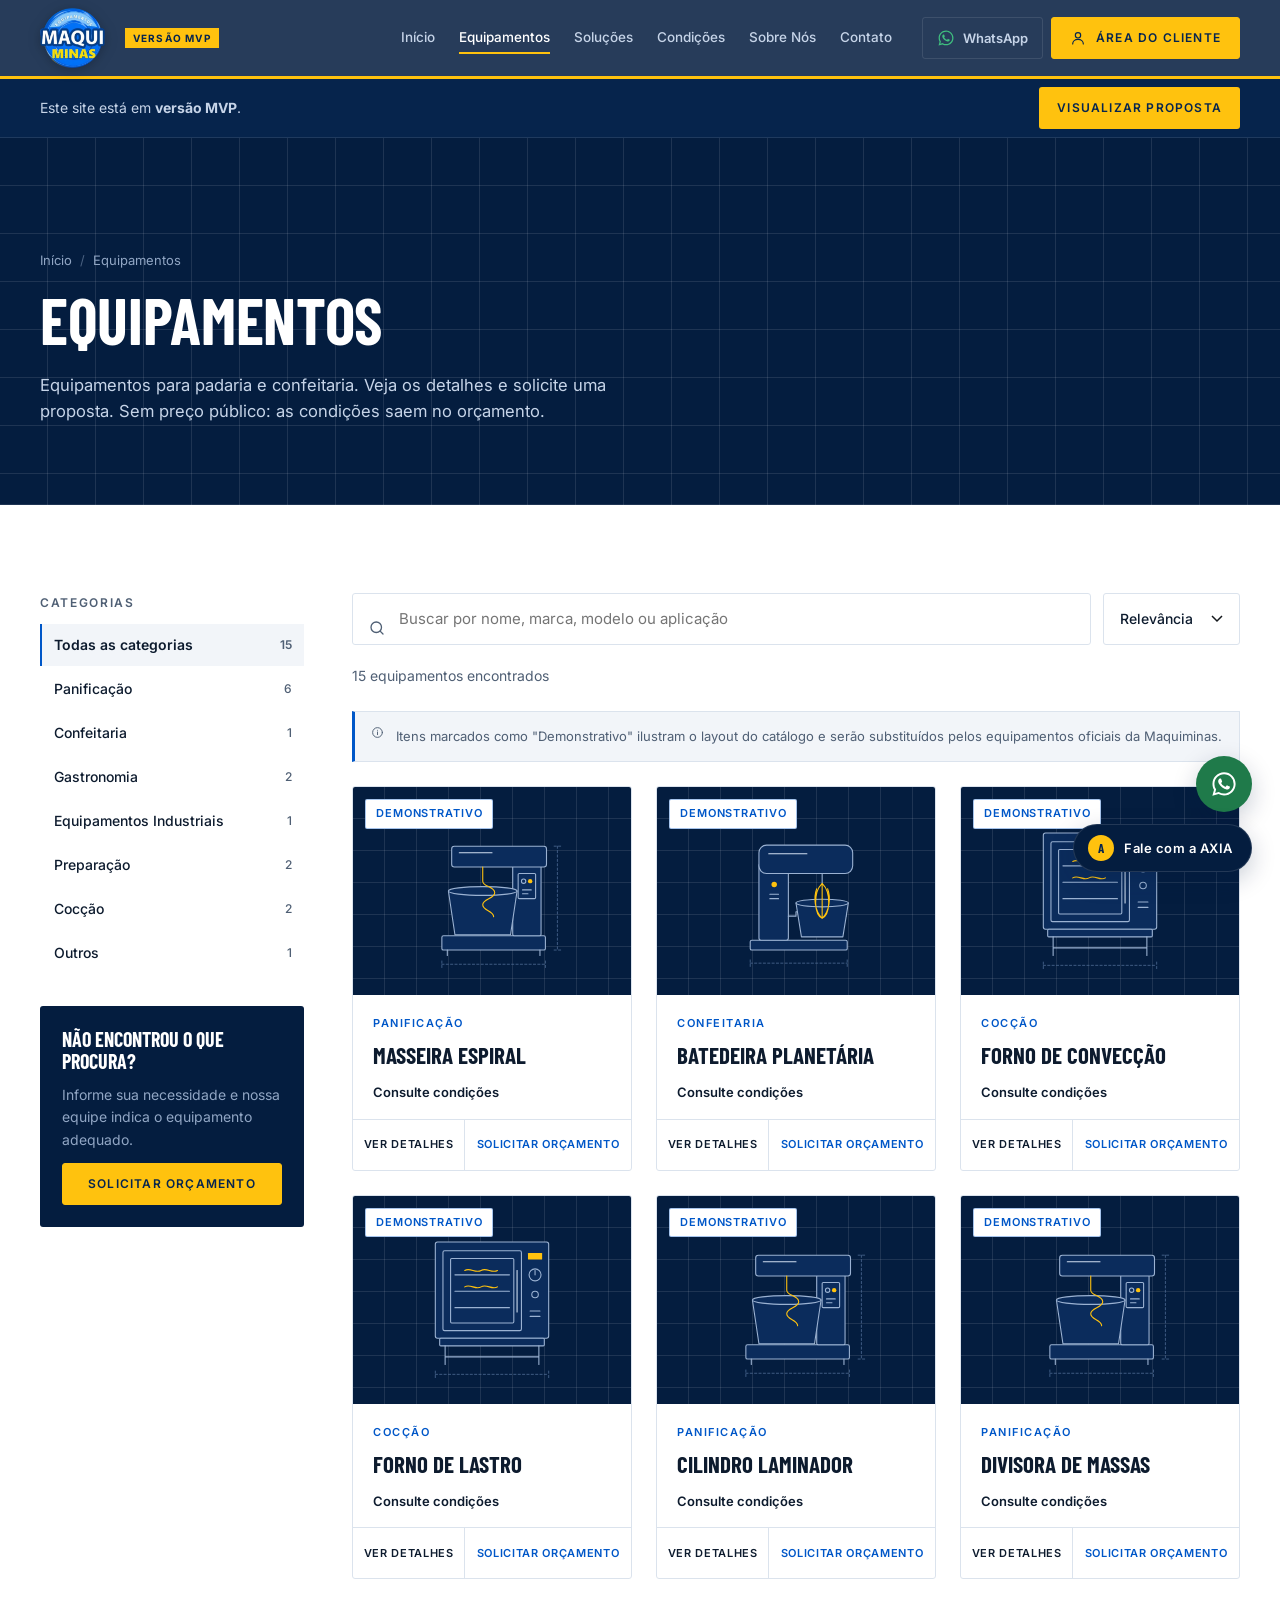
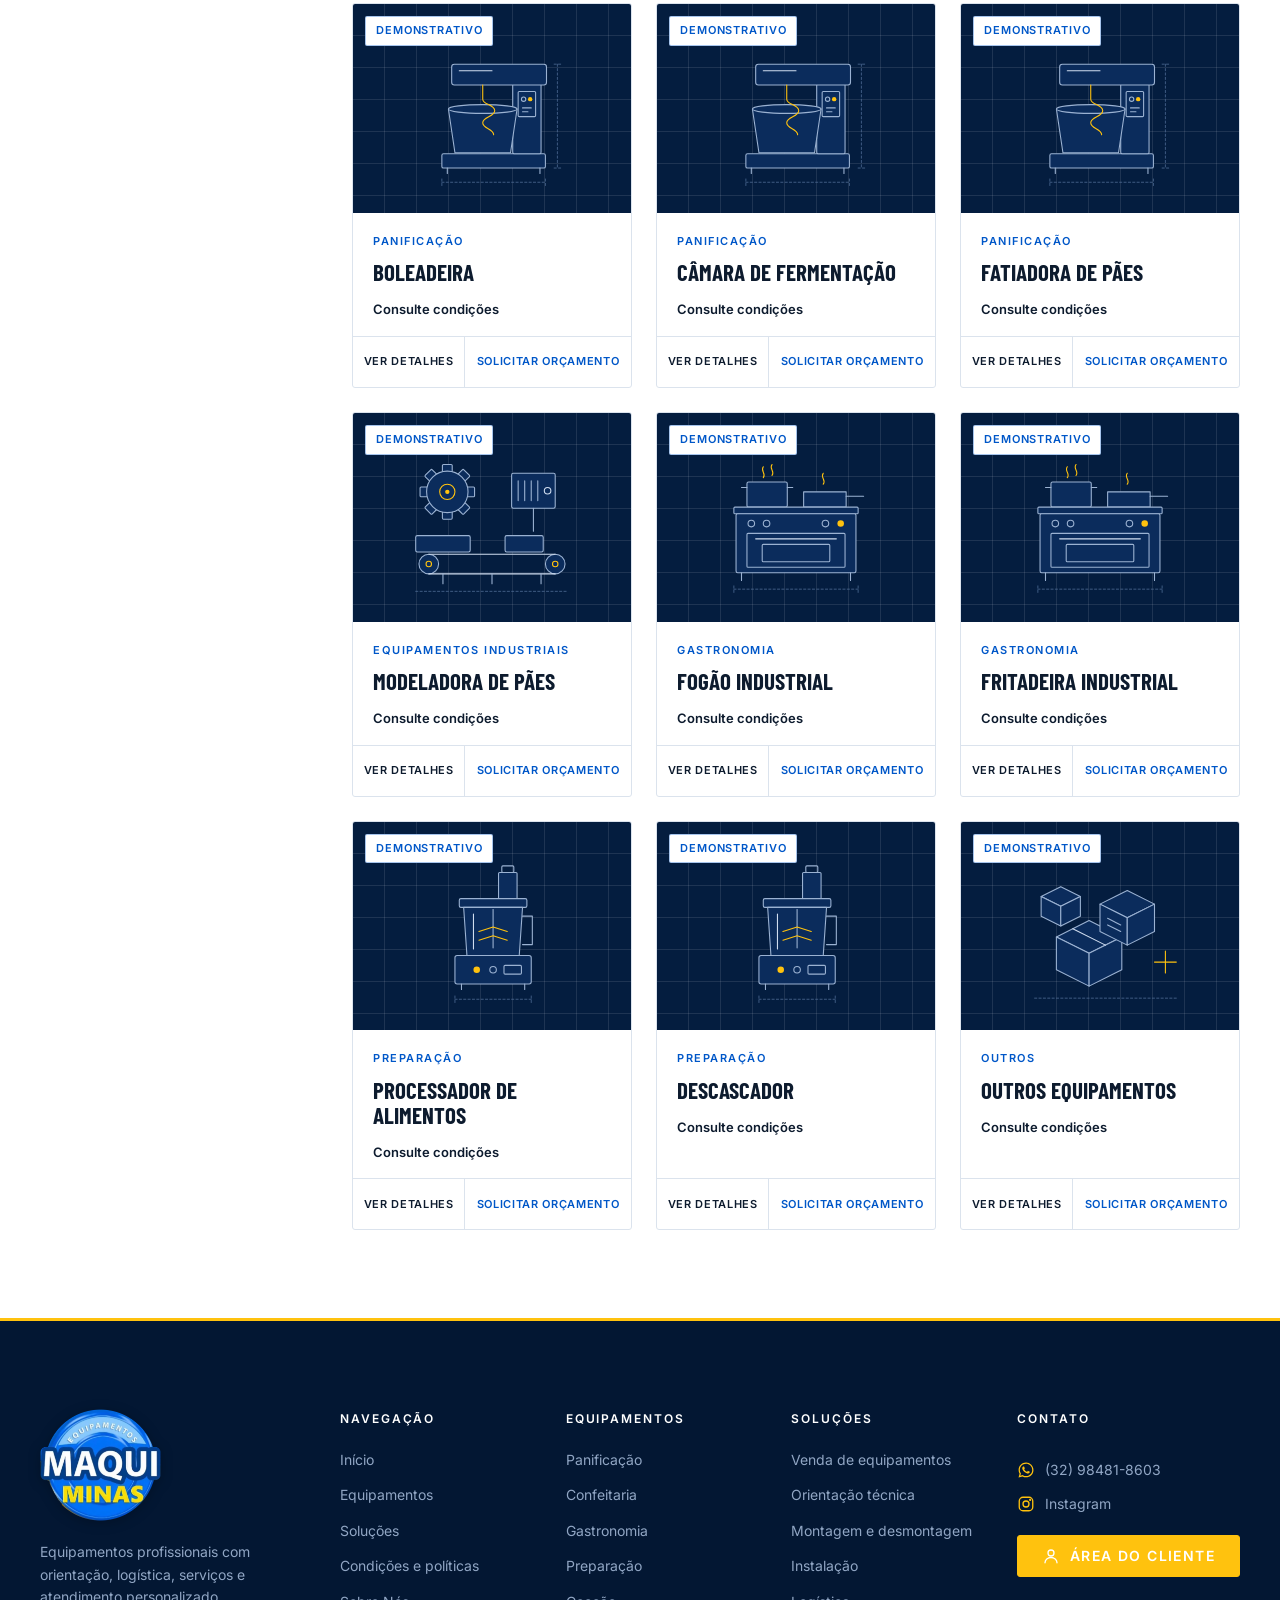
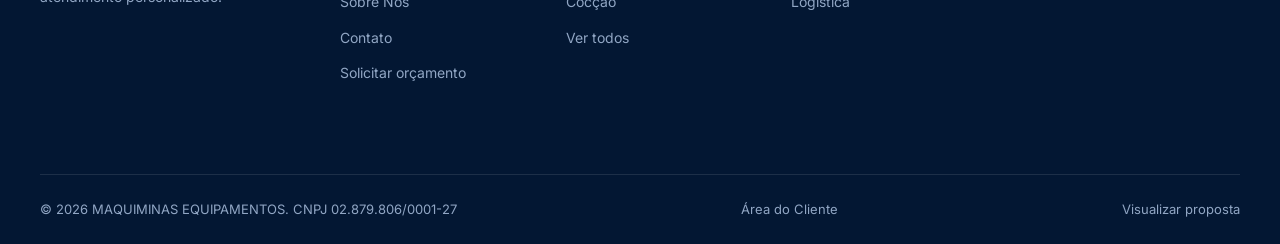
<file: pages/equipamentos.html>
<!doctype html>
<html lang="pt-BR" data-root="../">
<head>
  <meta charset="utf-8">
  <meta name="viewport" content="width=device-width, initial-scale=1">
  <title>Equipamentos | Maquiminas Equipamentos</title>
  <meta name="description" content="Catálogo de equipamentos profissionais Maquiminas. Busque por categoria, veja detalhes e solicite um orçamento.">
  <meta name="theme-color" content="#041d3f">
  <link rel="icon" href="../assets/icons/favicon.png" type="image/png">
  <link rel="apple-touch-icon" href="../assets/icons/apple-touch-icon.png">
  <meta property="og:type" content="website">
  <meta property="og:locale" content="pt_BR">
  <meta property="og:site_name" content="Maquiminas Equipamentos">
  <meta property="og:title" content="Equipamentos | Maquiminas Equipamentos">
  <meta property="og:description" content="Catálogo de equipamentos profissionais Maquiminas.">
  <meta property="og:image" content="../assets/images/og-image.png">
  <meta name="twitter:card" content="summary_large_image">
  <link rel="preconnect" href="https://fonts.googleapis.com">
  <link rel="preconnect" href="https://fonts.gstatic.com" crossorigin>
  <link rel="stylesheet" href="https://fonts.googleapis.com/css2?family=Barlow+Condensed:wght@600;700&family=Inter:wght@400;500;600&display=swap">
  <script>document.documentElement.classList.add('js');</script>
  <link rel="stylesheet" href="../css/global.css">
  <link rel="stylesheet" href="../css/header.css">
  <link rel="stylesheet" href="../css/products.css">
  <link rel="stylesheet" href="../css/axia.css">
  <link rel="stylesheet" href="../css/footer.css">
  <link rel="stylesheet" href="../css/responsive.css">
</head>
<body data-page="catalogo">
  <a class="skip-link" href="#conteudo">Pular para o conteúdo</a>

  <header class="site-header">
    <div class="container site-header__inner">
      <a class="brand" href="../index.html" aria-label="Maquiminas Equipamentos — página inicial">
        <img class="brand__logo" src="../assets/images/logo-maquiminas.webp" width="480" height="445" alt="Maquiminas Equipamentos">
      </a>
      <nav class="nav" id="site-nav" aria-label="Navegação principal">
        <ul class="nav__list">
          <li><a class="nav__link" href="../index.html">Início</a></li>
          <li><a class="nav__link" href="equipamentos.html" aria-current="page">Equipamentos</a></li>
          <li><a class="nav__link" href="solucoes.html">Soluções</a></li>
          <li><a class="nav__link" href="condicoes.html">Condições</a></li>
          <li><a class="nav__link" href="sobre.html">Sobre Nós</a></li>
          <li><a class="nav__link" href="contato.html">Contato</a></li>
        </ul>
        <div class="nav__mobile-actions">
          <a class="btn btn--whatsapp" href="contato.html#canais" data-whatsapp><span data-icon="whatsapp"></span>Falar pelo WhatsApp</a>
          <a class="btn" href="https://saa-s-callinfo.vercel.app/login.html" data-config-link="areaCliente" target="_blank" rel="noopener"><span data-icon="user"></span>Área do Cliente</a>
        </div>
      </nav>
      <div class="header-actions">
        <a class="header-wa" href="contato.html#canais" data-whatsapp><span data-icon="whatsapp"></span>WhatsApp</a>
        <a class="btn btn--sm header-client" href="https://saa-s-callinfo.vercel.app/login.html" data-config-link="areaCliente" target="_blank" rel="noopener"><span data-icon="user"></span>Área do Cliente</a>
      </div>
      <button class="nav-toggle" type="button" aria-controls="site-nav" aria-expanded="false" aria-label="Abrir menu"><span></span></button>
    </div>
  </header>

  <main id="conteudo">
    <section class="page-hero blueprint">
      <div class="container on-dark">
        <ol class="breadcrumb" aria-label="Você está em">
          <li><a href="../index.html">Início</a></li>
          <li aria-current="page">Equipamentos</li>
        </ol>
        <h1 class="display h1" data-catalog-title>Equipamentos</h1>
        <p class="lead" data-catalog-lead>Equipamentos para padaria e confeitaria. Veja os detalhes e solicite uma proposta. Sem preço público: as condições saem no orçamento.</p>
      </div>
    </section>

    <section class="section section--tight">
      <div class="container catalog">
        <aside class="filters" data-filters aria-label="Filtros do catálogo"></aside>

        <div>
          <form class="toolbar" role="search" data-search-form>
            <div class="search">
              <span data-icon="search"></span>
              <label class="sr-only" for="catalog-search">Buscar equipamentos</label>
              <input id="catalog-search" type="search" placeholder="Buscar por nome, marca, modelo ou aplicação" autocomplete="off">
            </div>
            <div>
              <label class="sr-only" for="catalog-sort">Ordenar por</label>
              <select id="catalog-sort" class="select">
                <option value="relevancia">Relevância</option>
                <option value="nome-asc">Nome (A–Z)</option>
                <option value="nome-desc">Nome (Z–A)</option>
                <option value="categoria">Categoria</option>
              </select>
            </div>
          </form>

          <div class="chips" data-chips role="group" aria-label="Categorias"></div>

          <div class="results-bar">
            <p data-results-count aria-live="polite"></p>
            <button type="button" data-clear-filters hidden>Limpar filtros</button>
          </div>

          <p class="demo-notice" data-demo-notice hidden>
            <span data-icon="info"></span>
            Itens marcados como "Demonstrativo" ilustram o layout do catálogo e serão substituídos pelos equipamentos oficiais da Maquiminas.
          </p>

          <div class="product-grid" data-catalog-grid>
            <div class="skeleton" style="aspect-ratio:3/4"></div>
            <div class="skeleton" style="aspect-ratio:3/4"></div>
            <div class="skeleton" style="aspect-ratio:3/4"></div>
          </div>
        </div>
      </div>
    </section>
  </main>

  <footer class="site-footer">
    <div class="container">
      <div class="footer-top">
        <div class="footer-brand">
          <a class="brand" href="../index.html" aria-label="Maquiminas Equipamentos — página inicial">
            <img class="brand__logo brand__logo--footer" src="../assets/images/logo-maquiminas.webp" width="480" height="445" alt="Maquiminas Equipamentos">
          </a>
          <p>Equipamentos profissionais com orientação, logística, serviços e atendimento personalizado.</p>
        </div>
        <nav class="footer-col" aria-label="Navegação do rodapé">
          <h2>Navegação</h2>
          <ul>
            <li><a href="../index.html">Início</a></li>
            <li><a href="equipamentos.html">Equipamentos</a></li>
            <li><a href="solucoes.html">Soluções</a></li>
            <li><a href="condicoes.html">Condições e políticas</a></li>
            <li><a href="sobre.html">Sobre Nós</a></li>
            <li><a href="contato.html">Contato</a></li>
            <li><a href="orcamento.html">Solicitar orçamento</a></li>
          </ul>
        </nav>
        <div class="footer-col">
          <h2>Equipamentos</h2>
          <ul>
            <li><a href="equipamentos.html?categoria=panificacao">Panificação</a></li>
            <li><a href="equipamentos.html?categoria=confeitaria">Confeitaria</a></li>
            <li><a href="equipamentos.html?categoria=gastronomia">Gastronomia</a></li>
            <li><a href="equipamentos.html?categoria=preparacao">Preparação</a></li>
            <li><a href="equipamentos.html?categoria=coccao">Cocção</a></li>
            <li><a href="equipamentos.html">Ver todos</a></li>
          </ul>
        </div>
        <div class="footer-col">
          <h2>Soluções</h2>
          <ul>
            <li><a href="solucoes.html#venda">Venda de equipamentos</a></li>
            <li><a href="solucoes.html#orientacao">Orientação técnica</a></li>
            <li><a href="solucoes.html#montagem">Montagem e desmontagem</a></li>
            <li><a href="solucoes.html#instalacao">Instalação</a></li>
            <li><a href="solucoes.html#logistica">Logística</a></li>
          </ul>
        </div>
        <div class="footer-col footer-contact">
          <h2>Contato</h2>
          <a href="contato.html#canais" data-whatsapp><span data-icon="whatsapp"></span><span data-whatsapp-number>WhatsApp</span></a>
          <a data-config-link="email" hidden><span data-icon="mail"></span><span data-label></span></a>
          <a data-config-link="telefone" hidden><span data-icon="phone"></span><span data-label></span></a>
          <a href="https://www.instagram.com/maquiminasequipamentos/" data-config-link="instagram" target="_blank" rel="noopener"><span data-icon="instagram"></span>Instagram</a>
          <a class="btn btn--sm" href="https://saa-s-callinfo.vercel.app/login.html" data-config-link="areaCliente" target="_blank" rel="noopener"><span data-icon="user"></span>Área do Cliente</a>
        </div>
      </div>
      <div class="footer-bottom">
        <p>© <span data-year>2026</span> MAQUIMINAS EQUIPAMENTOS. <span data-empresa-cnpj></span></p>
        <a href="https://saa-s-callinfo.vercel.app/login.html" data-config-link="areaCliente" target="_blank" rel="noopener">Área do Cliente</a>
      </div>
    </div>
  </footer>

  <script src="../js/config.js"></script>
  <script src="../js/icons.js"></script>
  <script src="../js/whatsapp.js"></script>
  <script src="../js/data/categories.js"></script>
  <script src="../js/data/products.js"></script>
  <script src="../js/services/product-service.js"></script>
  <script src="../js/services/axia-service.js"></script>
  <script src="../js/main.js"></script>
  <script src="../js/products.js"></script>
  <script src="../js/axia.js"></script>
</body>
</html>
</file>
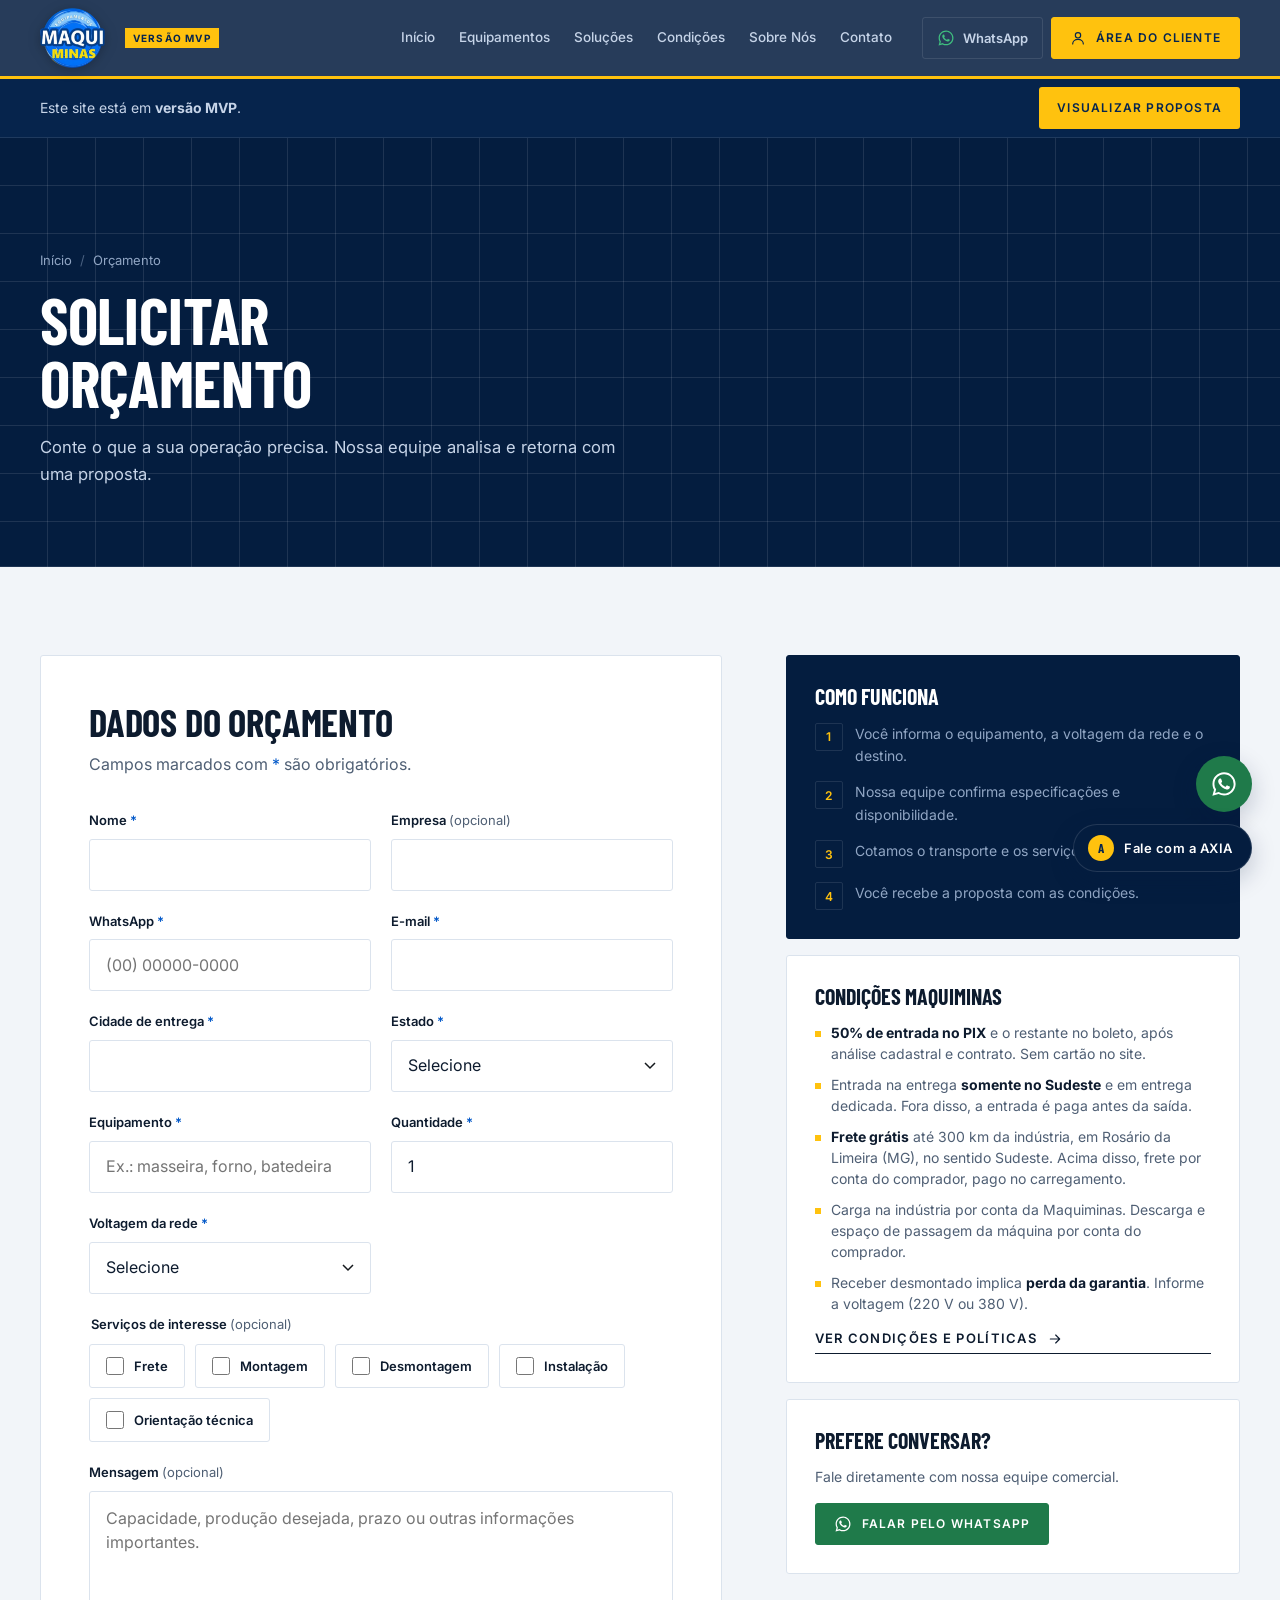
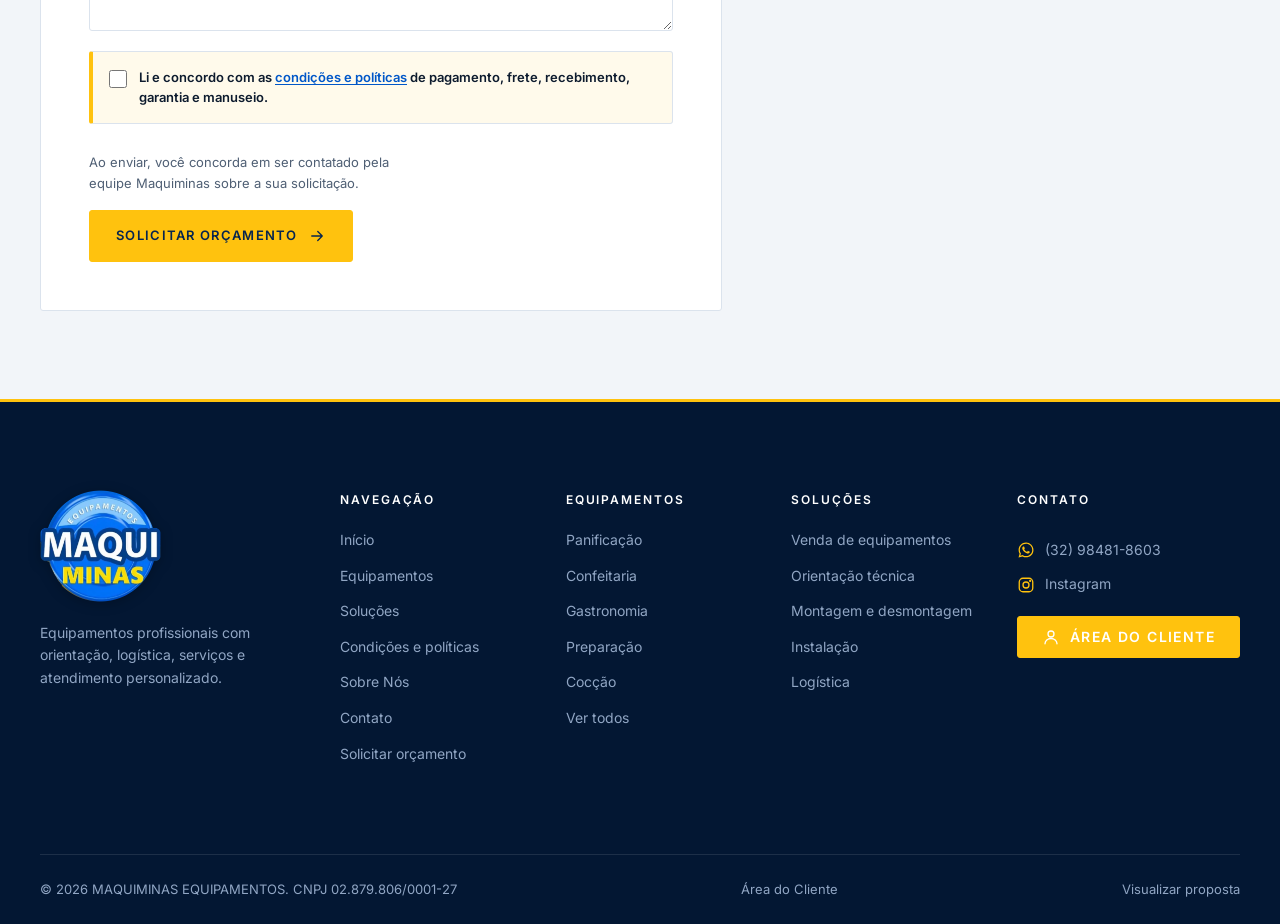
<file: pages/orcamento.html>
<!doctype html>
<html lang="pt-BR" data-root="../">
<head>
  <meta charset="utf-8">
  <meta name="viewport" content="width=device-width, initial-scale=1">
  <title>Solicitar Orçamento | Maquiminas Equipamentos</title>
  <meta name="description" content="Solicite um orçamento de equipamento com a Maquiminas. Informe equipamento, quantidade, destino e serviços de interesse.">
  <meta name="theme-color" content="#041d3f">
  <link rel="icon" href="../assets/icons/favicon.png" type="image/png">
  <link rel="apple-touch-icon" href="../assets/icons/apple-touch-icon.png">
  <meta property="og:type" content="website">
  <meta property="og:locale" content="pt_BR">
  <meta property="og:site_name" content="Maquiminas Equipamentos">
  <meta property="og:title" content="Solicitar Orçamento | Maquiminas Equipamentos">
  <meta property="og:description" content="Solicite um orçamento de equipamento com a Maquiminas.">
  <meta property="og:image" content="../assets/images/og-image.png">
  <meta name="twitter:card" content="summary_large_image">
  <link rel="preconnect" href="https://fonts.googleapis.com">
  <link rel="preconnect" href="https://fonts.gstatic.com" crossorigin>
  <link rel="stylesheet" href="https://fonts.googleapis.com/css2?family=Barlow+Condensed:wght@600;700&family=Inter:wght@400;500;600&display=swap">
  <script>document.documentElement.classList.add('js');</script>
  <link rel="stylesheet" href="../css/global.css">
  <link rel="stylesheet" href="../css/header.css">
  <link rel="stylesheet" href="../css/forms.css">
  <link rel="stylesheet" href="../css/axia.css">
  <link rel="stylesheet" href="../css/footer.css">
  <link rel="stylesheet" href="../css/responsive.css">
</head>
<body data-page="orcamento">
  <a class="skip-link" href="#conteudo">Pular para o conteúdo</a>

  <header class="site-header">
    <div class="container site-header__inner">
      <a class="brand" href="../index.html" aria-label="Maquiminas Equipamentos — página inicial">
        <img class="brand__logo" src="../assets/images/logo-maquiminas.webp" width="480" height="445" alt="Maquiminas Equipamentos">
      </a>
      <nav class="nav" id="site-nav" aria-label="Navegação principal">
        <ul class="nav__list">
          <li><a class="nav__link" href="../index.html">Início</a></li>
          <li><a class="nav__link" href="equipamentos.html">Equipamentos</a></li>
          <li><a class="nav__link" href="solucoes.html">Soluções</a></li>
          <li><a class="nav__link" href="condicoes.html">Condições</a></li>
          <li><a class="nav__link" href="sobre.html">Sobre Nós</a></li>
          <li><a class="nav__link" href="contato.html">Contato</a></li>
        </ul>
        <div class="nav__mobile-actions">
          <a class="btn btn--whatsapp" href="contato.html#canais" data-whatsapp><span data-icon="whatsapp"></span>Falar pelo WhatsApp</a>
          <a class="btn" href="https://saa-s-callinfo.vercel.app/login.html" data-config-link="areaCliente" target="_blank" rel="noopener"><span data-icon="user"></span>Área do Cliente</a>
        </div>
      </nav>
      <div class="header-actions">
        <a class="header-wa" href="contato.html#canais" data-whatsapp><span data-icon="whatsapp"></span>WhatsApp</a>
        <a class="btn btn--sm header-client" href="https://saa-s-callinfo.vercel.app/login.html" data-config-link="areaCliente" target="_blank" rel="noopener"><span data-icon="user"></span>Área do Cliente</a>
      </div>
      <button class="nav-toggle" type="button" aria-controls="site-nav" aria-expanded="false" aria-label="Abrir menu"><span></span></button>
    </div>
  </header>

  <main id="conteudo">
    <section class="page-hero blueprint">
      <div class="container on-dark">
        <ol class="breadcrumb" aria-label="Você está em">
          <li><a href="../index.html">Início</a></li>
          <li aria-current="page">Orçamento</li>
        </ol>
        <h1 class="display h1">Solicitar orçamento</h1>
        <p class="lead">Conte o que a sua operação precisa. Nossa equipe analisa e retorna com uma proposta.</p>
      </div>
    </section>

    <section class="section section--muted section--tight">
      <div class="container form-layout">
        <form class="form-card" data-lead-form="orcamento" aria-labelledby="form-title">
          <div class="form-card__head">
            <h2 id="form-title" class="display">Dados do orçamento</h2>
            <p>Campos marcados com <span style="color:var(--c-accent)">*</span> são obrigatórios.</p>
          </div>
          <input type="hidden" name="produtoId">
          <div class="form-grid">
            <div class="field">
              <label for="o-nome">Nome <span class="req" aria-hidden="true">*</span></label>
              <input class="input" id="o-nome" name="nome" type="text" autocomplete="name" required aria-describedby="o-nome-err">
              <p class="field__error" id="o-nome-err"></p>
            </div>
            <div class="field">
              <label for="o-empresa">Empresa <span class="opt">(opcional)</span></label>
              <input class="input" id="o-empresa" name="empresa" type="text" autocomplete="organization">
            </div>
            <div class="field">
              <label for="o-whatsapp">WhatsApp <span class="req" aria-hidden="true">*</span></label>
              <input class="input" id="o-whatsapp" name="whatsapp" type="tel" inputmode="tel" autocomplete="tel" placeholder="(00) 00000-0000" required data-type="phone" aria-describedby="o-whatsapp-err">
              <p class="field__error" id="o-whatsapp-err"></p>
            </div>
            <div class="field">
              <label for="o-email">E-mail <span class="req" aria-hidden="true">*</span></label>
              <input class="input" id="o-email" name="email" type="email" autocomplete="email" required aria-describedby="o-email-err">
              <p class="field__error" id="o-email-err"></p>
            </div>
            <div class="field">
              <label for="o-cidade">Cidade de entrega <span class="req" aria-hidden="true">*</span></label>
              <input class="input" id="o-cidade" name="cidade" type="text" autocomplete="address-level2" required aria-describedby="o-cidade-err">
              <p class="field__error" id="o-cidade-err"></p>
            </div>
            <div class="field">
              <label for="o-estado">Estado <span class="req" aria-hidden="true">*</span></label>
              <select id="o-estado" name="estado" required data-uf autocomplete="address-level1" aria-describedby="o-estado-err" data-msg-required="Selecione o estado.">
                <option value="">Selecione</option>
              </select>
              <p class="field__error" id="o-estado-err"></p>
            </div>
            <div class="field">
              <label for="o-equipamento">Equipamento <span class="req" aria-hidden="true">*</span></label>
              <input class="input" id="o-equipamento" name="equipamento" type="text" required placeholder="Ex.: masseira, forno, batedeira" aria-describedby="o-equipamento-err">
              <p class="field__error" id="o-equipamento-err"></p>
            </div>
            <div class="field">
              <label for="o-quantidade">Quantidade <span class="req" aria-hidden="true">*</span></label>
              <input class="input" id="o-quantidade" name="quantidade" type="number" min="1" step="1" value="1" inputmode="numeric" required aria-describedby="o-quantidade-err">
              <p class="field__error" id="o-quantidade-err"></p>
            </div>
            <div class="field">
              <label for="o-voltagem">Voltagem da rede <span class="req" aria-hidden="true">*</span></label>
              <select class="input" id="o-voltagem" name="voltagem" required aria-describedby="o-voltagem-err" data-msg-required="Informe se a rede é 220 V ou 380 V.">
                <option value="">Selecione</option>
                <option value="220 V">220 V</option>
                <option value="380 V">380 V</option>
                <option value="Não sei — preciso de orientação">Não sei — preciso de orientação</option>
              </select>
              <p class="field__error" id="o-voltagem-err"></p>
            </div>
            <fieldset class="field field--full checks">
              <legend>Serviços de interesse <span class="opt">(opcional)</span></legend>
              <label class="check"><input type="checkbox" name="servicos" value="Frete">Frete</label>
              <label class="check"><input type="checkbox" name="servicos" value="Montagem">Montagem</label>
              <label class="check"><input type="checkbox" name="servicos" value="Desmontagem">Desmontagem</label>
              <label class="check"><input type="checkbox" name="servicos" value="Instalação">Instalação</label>
              <label class="check"><input type="checkbox" name="servicos" value="Orientação técnica">Orientação técnica</label>
            </fieldset>
            <div class="field field--full">
              <label for="o-mensagem">Mensagem <span class="opt">(opcional)</span></label>
              <textarea class="textarea" id="o-mensagem" name="mensagem" maxlength="2000" placeholder="Capacidade, produção desejada, prazo ou outras informações importantes."></textarea>
            </div>
            <div class="field field--full field--accept">
              <label class="check check--accept"><input type="checkbox" id="o-aceite" name="aceite" value="Sim" required data-validate data-msg-required="Para continuar, confirme que leu as condições e políticas." aria-describedby="o-aceite-err"><span>Li e concordo com as <a href="condicoes.html" target="_blank" rel="noopener">condições e políticas</a> de pagamento, frete, recebimento, garantia e manuseio.</span></label>
              <p class="field__error" id="o-aceite-err"></p>
            </div>
          </div>
          <div class="hp" aria-hidden="true"><label for="o-website">Não preencha</label><input id="o-website" name="website" type="text" tabindex="-1" autocomplete="off"></div>
          <div class="form-foot">
            <small>Ao enviar, você concorda em ser contatado pela equipe Maquiminas sobre a sua solicitação.</small>
            <div class="form-actions">
              <button class="btn" type="submit">Solicitar orçamento <span class="arrow" data-icon="arrow"></span></button>
            </div>
          </div>
          <div class="form-status" role="status" tabindex="-1"></div>
        </form>

        <aside class="aside" aria-label="Informações sobre o orçamento">
          <div class="aside-card aside-card--dark">
            <h3>Como funciona</h3>
            <ol class="steps-mini">
              <li>Você informa o equipamento, a voltagem da rede e o destino.</li>
              <li>Nossa equipe confirma especificações e disponibilidade.</li>
              <li>Cotamos o transporte e os serviços solicitados.</li>
              <li>Você recebe a proposta com as condições.</li>
            </ol>
          </div>
          <div class="aside-card aside-card--terms">
            <h3>Condições Maquiminas</h3>
            <ul class="terms-mini">
              <li><strong>50% de entrada no PIX</strong> e o restante no boleto, após análise cadastral e contrato. Sem cartão no site.</li>
              <li>Entrada na entrega <strong>somente no Sudeste</strong> e em entrega dedicada. Fora disso, a entrada é paga antes da saída.</li>
              <li><strong>Frete grátis</strong> até 300 km da indústria, em Rosário da Limeira (MG), no sentido Sudeste. Acima disso, frete por conta do comprador, pago no carregamento.</li>
              <li>Carga na indústria por conta da Maquiminas. Descarga e espaço de passagem da máquina por conta do comprador.</li>
              <li>Receber desmontado implica <strong>perda da garantia</strong>. Informe a voltagem (220 V ou 380 V).</li>
            </ul>
            <a class="link-arrow" href="condicoes.html">Ver condições e políticas <span data-icon="arrow"></span></a>
          </div>
          <div class="aside-card">
            <h3>Prefere conversar?</h3>
            <p>Fale diretamente com nossa equipe comercial.</p>
            <a class="btn btn--whatsapp btn--sm" href="contato.html#canais" data-whatsapp style="justify-self:start"><span data-icon="whatsapp"></span>Falar pelo WhatsApp</a>
          </div>
        </aside>
      </div>
    </section>
  </main>

  <footer class="site-footer">
    <div class="container">
      <div class="footer-top">
        <div class="footer-brand">
          <a class="brand" href="../index.html" aria-label="Maquiminas Equipamentos — página inicial">
            <img class="brand__logo brand__logo--footer" src="../assets/images/logo-maquiminas.webp" width="480" height="445" alt="Maquiminas Equipamentos">
          </a>
          <p>Equipamentos profissionais com orientação, logística, serviços e atendimento personalizado.</p>
        </div>
        <nav class="footer-col" aria-label="Navegação do rodapé">
          <h2>Navegação</h2>
          <ul>
            <li><a href="../index.html">Início</a></li>
            <li><a href="equipamentos.html">Equipamentos</a></li>
            <li><a href="solucoes.html">Soluções</a></li>
            <li><a href="condicoes.html">Condições e políticas</a></li>
            <li><a href="sobre.html">Sobre Nós</a></li>
            <li><a href="contato.html">Contato</a></li>
            <li><a href="orcamento.html">Solicitar orçamento</a></li>
          </ul>
        </nav>
        <div class="footer-col">
          <h2>Equipamentos</h2>
          <ul>
            <li><a href="equipamentos.html?categoria=panificacao">Panificação</a></li>
            <li><a href="equipamentos.html?categoria=confeitaria">Confeitaria</a></li>
            <li><a href="equipamentos.html?categoria=gastronomia">Gastronomia</a></li>
            <li><a href="equipamentos.html?categoria=preparacao">Preparação</a></li>
            <li><a href="equipamentos.html?categoria=coccao">Cocção</a></li>
            <li><a href="equipamentos.html">Ver todos</a></li>
          </ul>
        </div>
        <div class="footer-col">
          <h2>Soluções</h2>
          <ul>
            <li><a href="solucoes.html#venda">Venda de equipamentos</a></li>
            <li><a href="solucoes.html#orientacao">Orientação técnica</a></li>
            <li><a href="solucoes.html#montagem">Montagem e desmontagem</a></li>
            <li><a href="solucoes.html#instalacao">Instalação</a></li>
            <li><a href="solucoes.html#logistica">Logística</a></li>
          </ul>
        </div>
        <div class="footer-col footer-contact">
          <h2>Contato</h2>
          <a href="contato.html#canais" data-whatsapp><span data-icon="whatsapp"></span><span data-whatsapp-number>WhatsApp</span></a>
          <a data-config-link="email" hidden><span data-icon="mail"></span><span data-label></span></a>
          <a data-config-link="telefone" hidden><span data-icon="phone"></span><span data-label></span></a>
          <a href="https://www.instagram.com/maquiminasequipamentos/" data-config-link="instagram" target="_blank" rel="noopener"><span data-icon="instagram"></span>Instagram</a>
          <a class="btn btn--sm" href="https://saa-s-callinfo.vercel.app/login.html" data-config-link="areaCliente" target="_blank" rel="noopener"><span data-icon="user"></span>Área do Cliente</a>
        </div>
      </div>
      <div class="footer-bottom">
        <p>© <span data-year>2026</span> MAQUIMINAS EQUIPAMENTOS. <span data-empresa-cnpj></span></p>
        <a href="https://saa-s-callinfo.vercel.app/login.html" data-config-link="areaCliente" target="_blank" rel="noopener">Área do Cliente</a>
      </div>
    </div>
  </footer>

  <script src="../js/config.js"></script>
  <script src="../js/icons.js"></script>
  <script src="../js/whatsapp.js"></script>
  <script src="../js/data/categories.js"></script>
  <script src="../js/data/products.js"></script>
  <script src="../js/services/product-service.js"></script>
  <script src="../js/services/logistics-service.js"></script>
  <script src="../js/services/lead-service.js"></script>
  <script src="../js/services/axia-service.js"></script>
  <script src="../js/main.js"></script>
  <script src="../js/forms.js"></script>
  <script src="../js/axia.js"></script>
</body>
</html>
</file>
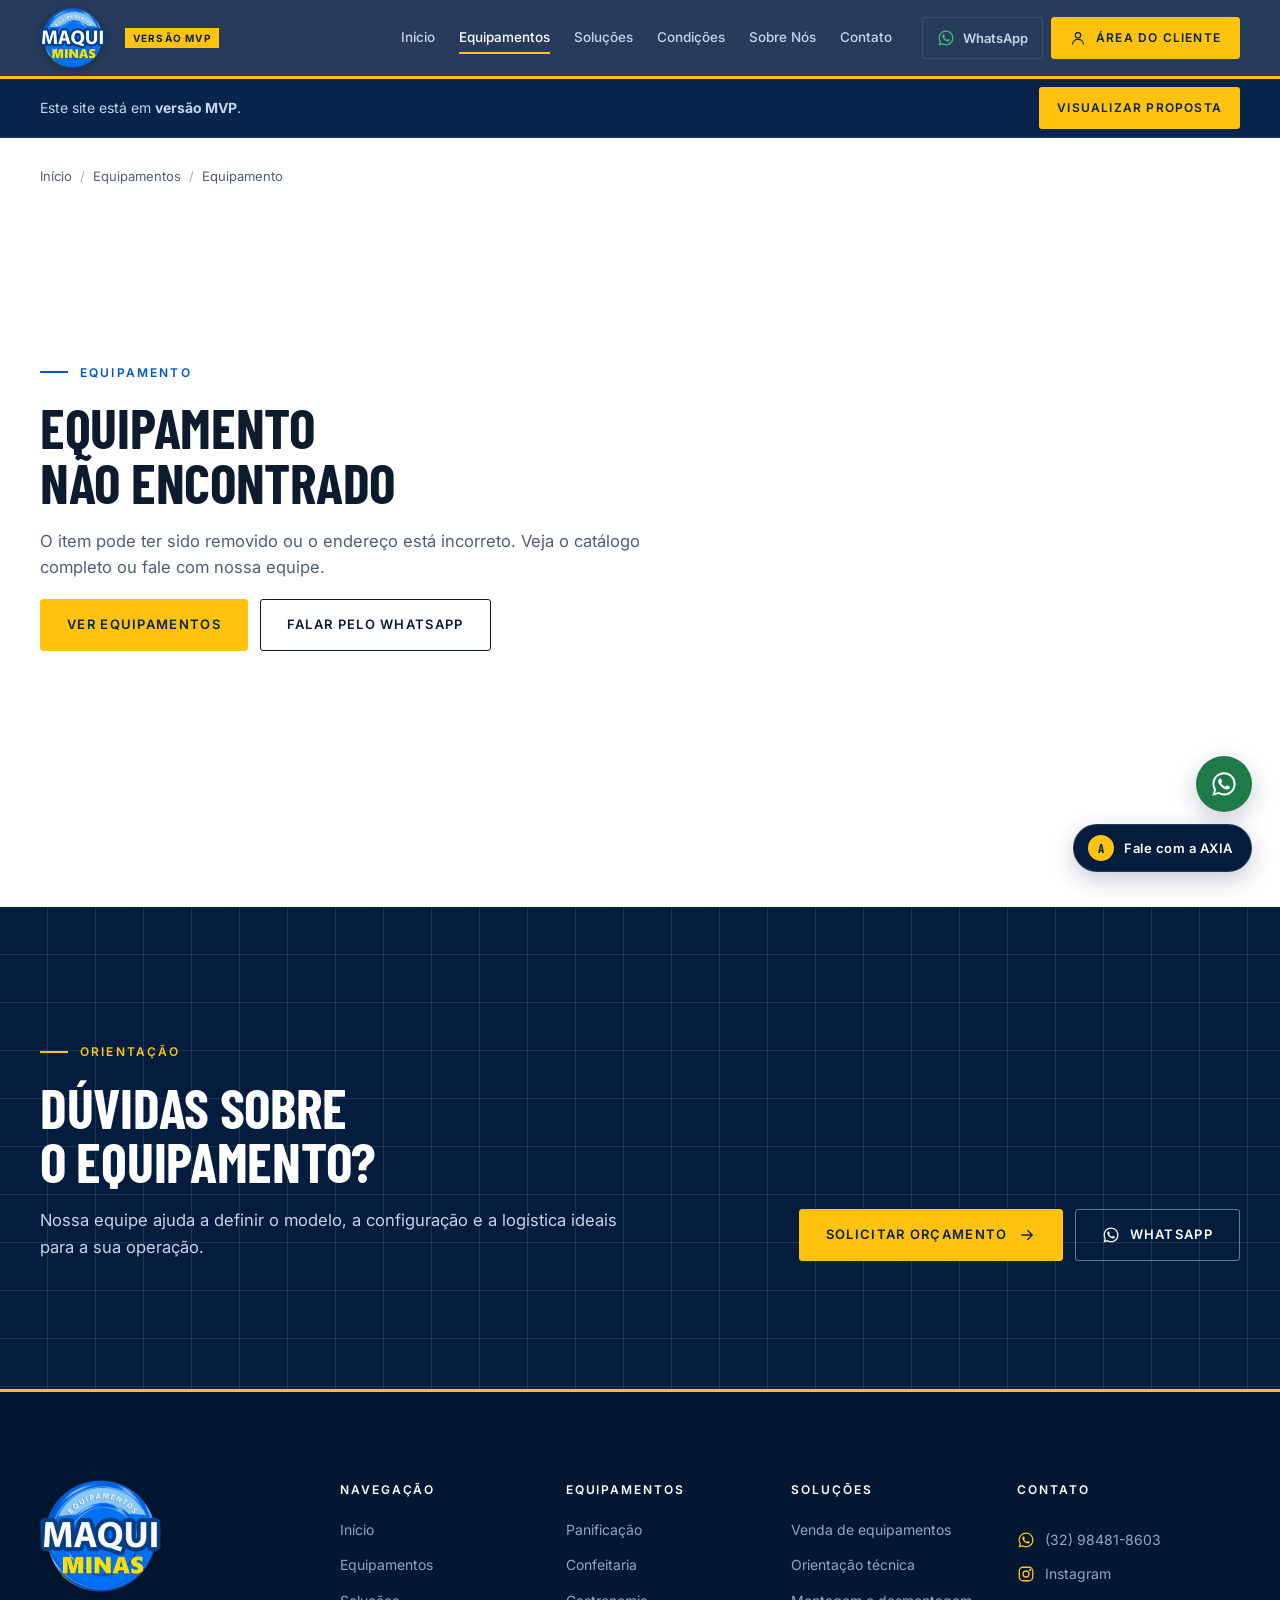
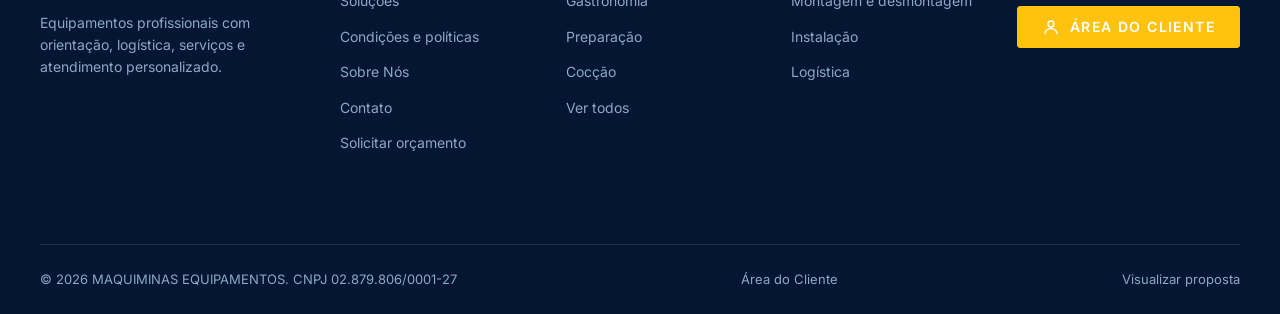
<file: pages/produto.html>
<!doctype html>
<html lang="pt-BR" data-root="../">
<head>
  <meta charset="utf-8">
  <meta name="viewport" content="width=device-width, initial-scale=1">
  <title>Equipamento | Maquiminas Equipamentos</title>
  <meta name="description" content="Detalhes, especificações e aplicações do equipamento. Solicite um orçamento com a Maquiminas Equipamentos.">
  <meta name="theme-color" content="#041d3f">
  <link rel="icon" href="../assets/icons/favicon.png" type="image/png">
  <link rel="apple-touch-icon" href="../assets/icons/apple-touch-icon.png">
  <meta property="og:type" content="product">
  <meta property="og:locale" content="pt_BR">
  <meta property="og:site_name" content="Maquiminas Equipamentos">
  <meta property="og:title" content="Equipamento | Maquiminas Equipamentos">
  <meta property="og:description" content="Detalhes e especificações do equipamento.">
  <meta property="og:image" content="../assets/images/og-image.png">
  <meta name="twitter:card" content="summary_large_image">
  <link rel="preconnect" href="https://fonts.googleapis.com">
  <link rel="preconnect" href="https://fonts.gstatic.com" crossorigin>
  <link rel="stylesheet" href="https://fonts.googleapis.com/css2?family=Barlow+Condensed:wght@600;700&family=Inter:wght@400;500;600&display=swap">
  <script>document.documentElement.classList.add('js');</script>
  <link rel="stylesheet" href="../css/global.css">
  <link rel="stylesheet" href="../css/header.css">
  <link rel="stylesheet" href="../css/home.css">
  <link rel="stylesheet" href="../css/products.css">
  <link rel="stylesheet" href="../css/axia.css">
  <link rel="stylesheet" href="../css/footer.css">
  <link rel="stylesheet" href="../css/responsive.css">
</head>
<body data-page="produto">
  <a class="skip-link" href="#conteudo">Pular para o conteúdo</a>

  <header class="site-header">
    <div class="container site-header__inner">
      <a class="brand" href="../index.html" aria-label="Maquiminas Equipamentos — página inicial">
        <img class="brand__logo" src="../assets/images/logo-maquiminas.webp" width="480" height="445" alt="Maquiminas Equipamentos">
      </a>
      <nav class="nav" id="site-nav" aria-label="Navegação principal">
        <ul class="nav__list">
          <li><a class="nav__link" href="../index.html">Início</a></li>
          <li><a class="nav__link" href="equipamentos.html" aria-current="page">Equipamentos</a></li>
          <li><a class="nav__link" href="solucoes.html">Soluções</a></li>
          <li><a class="nav__link" href="condicoes.html">Condições</a></li>
          <li><a class="nav__link" href="sobre.html">Sobre Nós</a></li>
          <li><a class="nav__link" href="contato.html">Contato</a></li>
        </ul>
        <div class="nav__mobile-actions">
          <a class="btn btn--whatsapp" href="contato.html#canais" data-whatsapp><span data-icon="whatsapp"></span>Falar pelo WhatsApp</a>
          <a class="btn" href="https://saa-s-callinfo.vercel.app/login.html" data-config-link="areaCliente" target="_blank" rel="noopener"><span data-icon="user"></span>Área do Cliente</a>
        </div>
      </nav>
      <div class="header-actions">
        <a class="header-wa" href="contato.html#canais" data-whatsapp><span data-icon="whatsapp"></span>WhatsApp</a>
        <a class="btn btn--sm header-client" href="https://saa-s-callinfo.vercel.app/login.html" data-config-link="areaCliente" target="_blank" rel="noopener"><span data-icon="user"></span>Área do Cliente</a>
      </div>
      <button class="nav-toggle" type="button" aria-controls="site-nav" aria-expanded="false" aria-label="Abrir menu"><span></span></button>
    </div>
  </header>

  <main id="conteudo">
    <div class="container">
      <ol class="breadcrumb breadcrumb--light" aria-label="Você está em" style="padding-top:28px">
        <li><a href="../index.html">Início</a></li>
        <li><a href="equipamentos.html">Equipamentos</a></li>
        <li data-crumb-category hidden></li>
        <li aria-current="page" data-crumb-name>Equipamento</li>
      </ol>

      <div class="product" data-product>
        <div class="skeleton" style="aspect-ratio:4/3"></div>
        <div style="display:grid;gap:16px">
          <div class="skeleton" style="height:18px;width:30%"></div>
          <div class="skeleton" style="height:56px;width:80%"></div>
          <div class="skeleton" style="height:90px"></div>
          <div class="skeleton" style="height:52px"></div>
        </div>
      </div>
    </div>

    <section class="specs-section" data-specs-section aria-labelledby="specs-title">
      <div class="container">
        <div class="section-head" style="margin-bottom:28px">
          <span class="eyebrow">Ficha técnica</span>
          <h2 id="specs-title" class="display h2">Especificações técnicas</h2>
        </div>
        <div data-specs></div>
      </div>
    </section>

    <section class="section section--muted" data-related-section aria-labelledby="related-title">
      <div class="container">
        <div class="section-head section-head--split">
          <div class="section-head" style="margin:0">
            <span class="eyebrow">Catálogo</span>
            <h2 id="related-title" class="display h2">Veja também</h2>
          </div>
          <a class="link-arrow" href="equipamentos.html">Ver todos os equipamentos <span data-icon="arrow"></span></a>
        </div>
        <div class="product-grid" data-related></div>
      </div>
    </section>

    <section class="section cta-final blueprint" aria-labelledby="cta-title">
      <div class="container cta-final__inner on-dark">
        <div>
          <span class="eyebrow">Orientação</span>
          <h2 id="cta-title" class="display h2" style="margin-top:18px">Dúvidas sobre o equipamento?</h2>
          <p class="lead">Nossa equipe ajuda a definir o modelo, a configuração e a logística ideais para a sua operação.</p>
        </div>
        <div class="btn-row">
          <a class="btn" href="orcamento.html">Solicitar orçamento <span class="arrow" data-icon="arrow"></span></a>
          <a class="btn btn--ghost-light" href="contato.html#canais" data-whatsapp><span data-icon="whatsapp"></span>WhatsApp</a>
        </div>
      </div>
    </section>
  </main>

  <footer class="site-footer">
    <div class="container">
      <div class="footer-top">
        <div class="footer-brand">
          <a class="brand" href="../index.html" aria-label="Maquiminas Equipamentos — página inicial">
            <img class="brand__logo brand__logo--footer" src="../assets/images/logo-maquiminas.webp" width="480" height="445" alt="Maquiminas Equipamentos">
          </a>
          <p>Equipamentos profissionais com orientação, logística, serviços e atendimento personalizado.</p>
        </div>
        <nav class="footer-col" aria-label="Navegação do rodapé">
          <h2>Navegação</h2>
          <ul>
            <li><a href="../index.html">Início</a></li>
            <li><a href="equipamentos.html">Equipamentos</a></li>
            <li><a href="solucoes.html">Soluções</a></li>
            <li><a href="condicoes.html">Condições e políticas</a></li>
            <li><a href="sobre.html">Sobre Nós</a></li>
            <li><a href="contato.html">Contato</a></li>
            <li><a href="orcamento.html">Solicitar orçamento</a></li>
          </ul>
        </nav>
        <div class="footer-col">
          <h2>Equipamentos</h2>
          <ul>
            <li><a href="equipamentos.html?categoria=panificacao">Panificação</a></li>
            <li><a href="equipamentos.html?categoria=confeitaria">Confeitaria</a></li>
            <li><a href="equipamentos.html?categoria=gastronomia">Gastronomia</a></li>
            <li><a href="equipamentos.html?categoria=preparacao">Preparação</a></li>
            <li><a href="equipamentos.html?categoria=coccao">Cocção</a></li>
            <li><a href="equipamentos.html">Ver todos</a></li>
          </ul>
        </div>
        <div class="footer-col">
          <h2>Soluções</h2>
          <ul>
            <li><a href="solucoes.html#venda">Venda de equipamentos</a></li>
            <li><a href="solucoes.html#orientacao">Orientação técnica</a></li>
            <li><a href="solucoes.html#montagem">Montagem e desmontagem</a></li>
            <li><a href="solucoes.html#instalacao">Instalação</a></li>
            <li><a href="solucoes.html#logistica">Logística</a></li>
          </ul>
        </div>
        <div class="footer-col footer-contact">
          <h2>Contato</h2>
          <a href="contato.html#canais" data-whatsapp><span data-icon="whatsapp"></span><span data-whatsapp-number>WhatsApp</span></a>
          <a data-config-link="email" hidden><span data-icon="mail"></span><span data-label></span></a>
          <a data-config-link="telefone" hidden><span data-icon="phone"></span><span data-label></span></a>
          <a href="https://www.instagram.com/maquiminasequipamentos/" data-config-link="instagram" target="_blank" rel="noopener"><span data-icon="instagram"></span>Instagram</a>
          <a class="btn btn--sm" href="https://saa-s-callinfo.vercel.app/login.html" data-config-link="areaCliente" target="_blank" rel="noopener"><span data-icon="user"></span>Área do Cliente</a>
        </div>
      </div>
      <div class="footer-bottom">
        <p>© <span data-year>2026</span> MAQUIMINAS EQUIPAMENTOS. <span data-empresa-cnpj></span></p>
        <a href="https://saa-s-callinfo.vercel.app/login.html" data-config-link="areaCliente" target="_blank" rel="noopener">Área do Cliente</a>
      </div>
    </div>
  </footer>

  <script src="../js/config.js"></script>
  <script src="../js/icons.js"></script>
  <script src="../js/whatsapp.js"></script>
  <script src="../js/data/categories.js"></script>
  <script src="../js/data/products.js"></script>
  <script src="../js/services/product-service.js"></script>
  <script src="../js/services/axia-service.js"></script>
  <script src="../js/main.js"></script>
  <script src="../js/products.js"></script>
  <script src="../js/axia.js"></script>
</body>
</html>
</file>
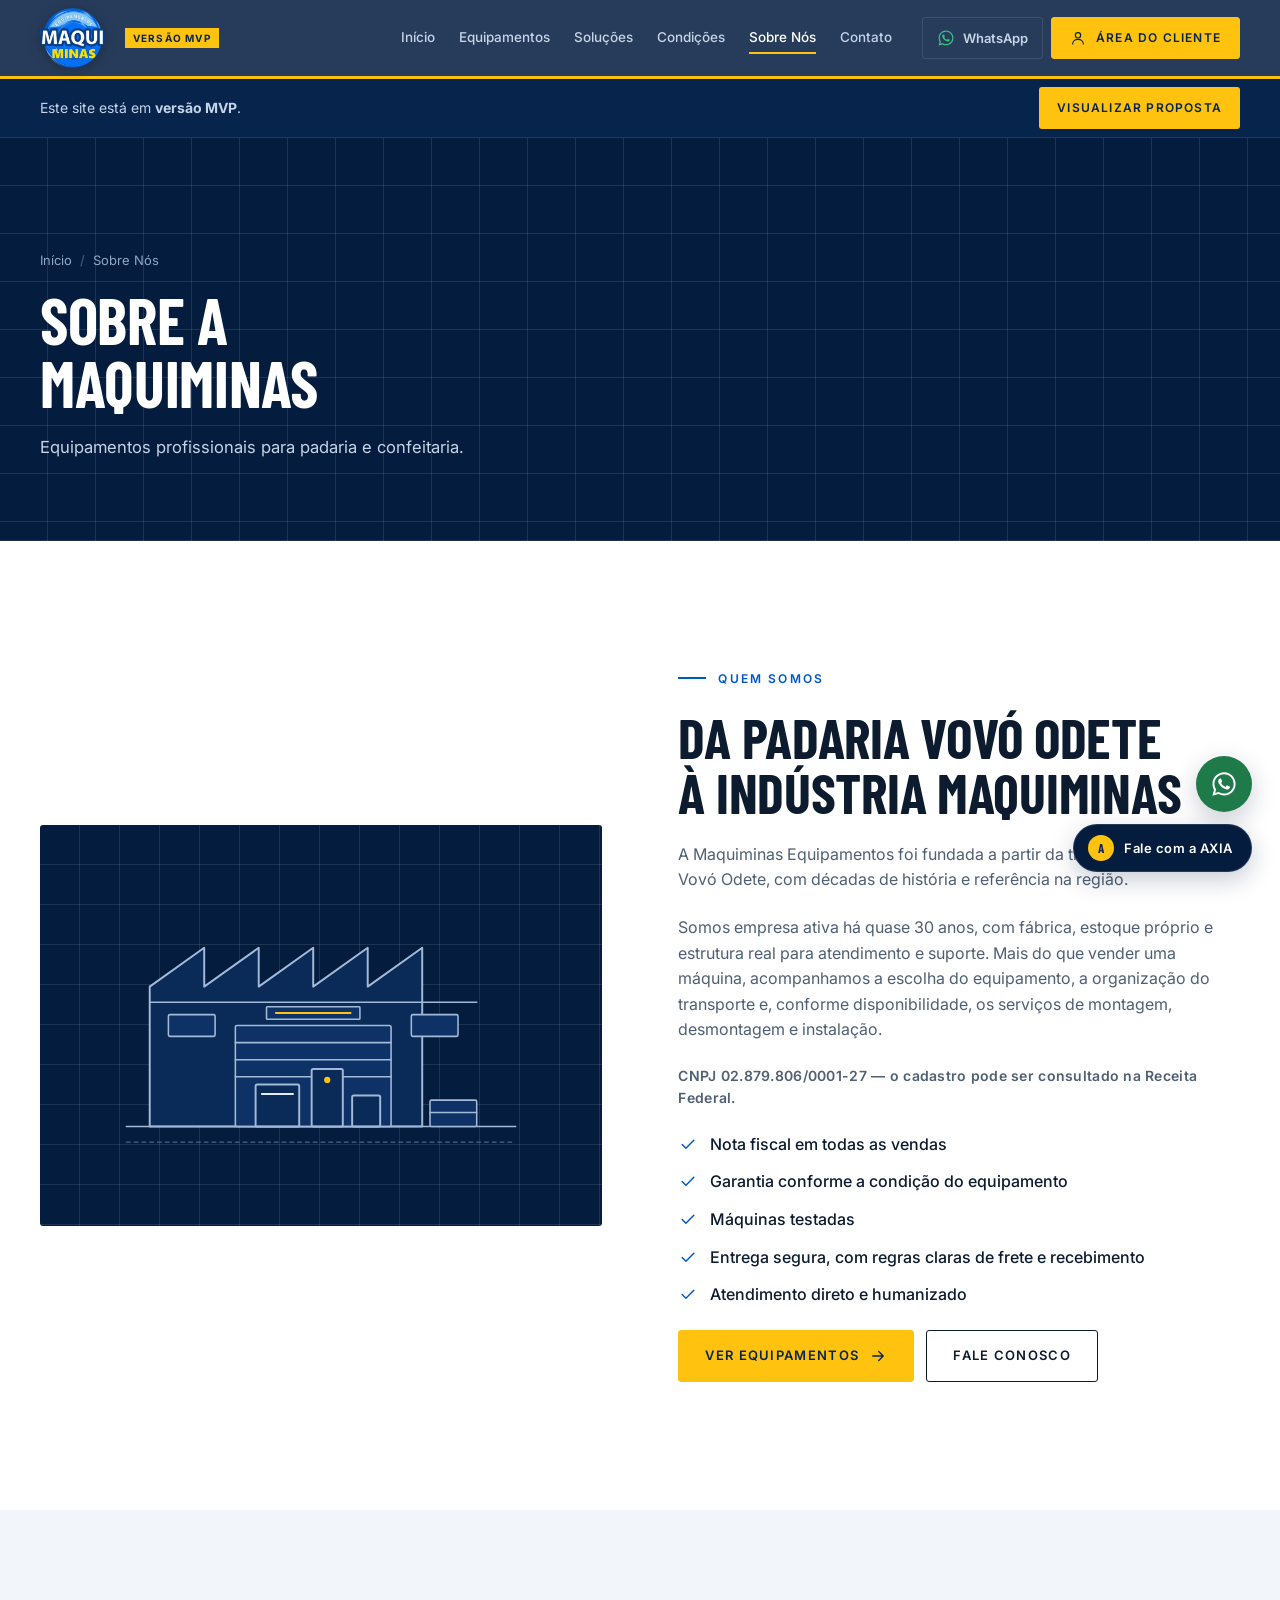
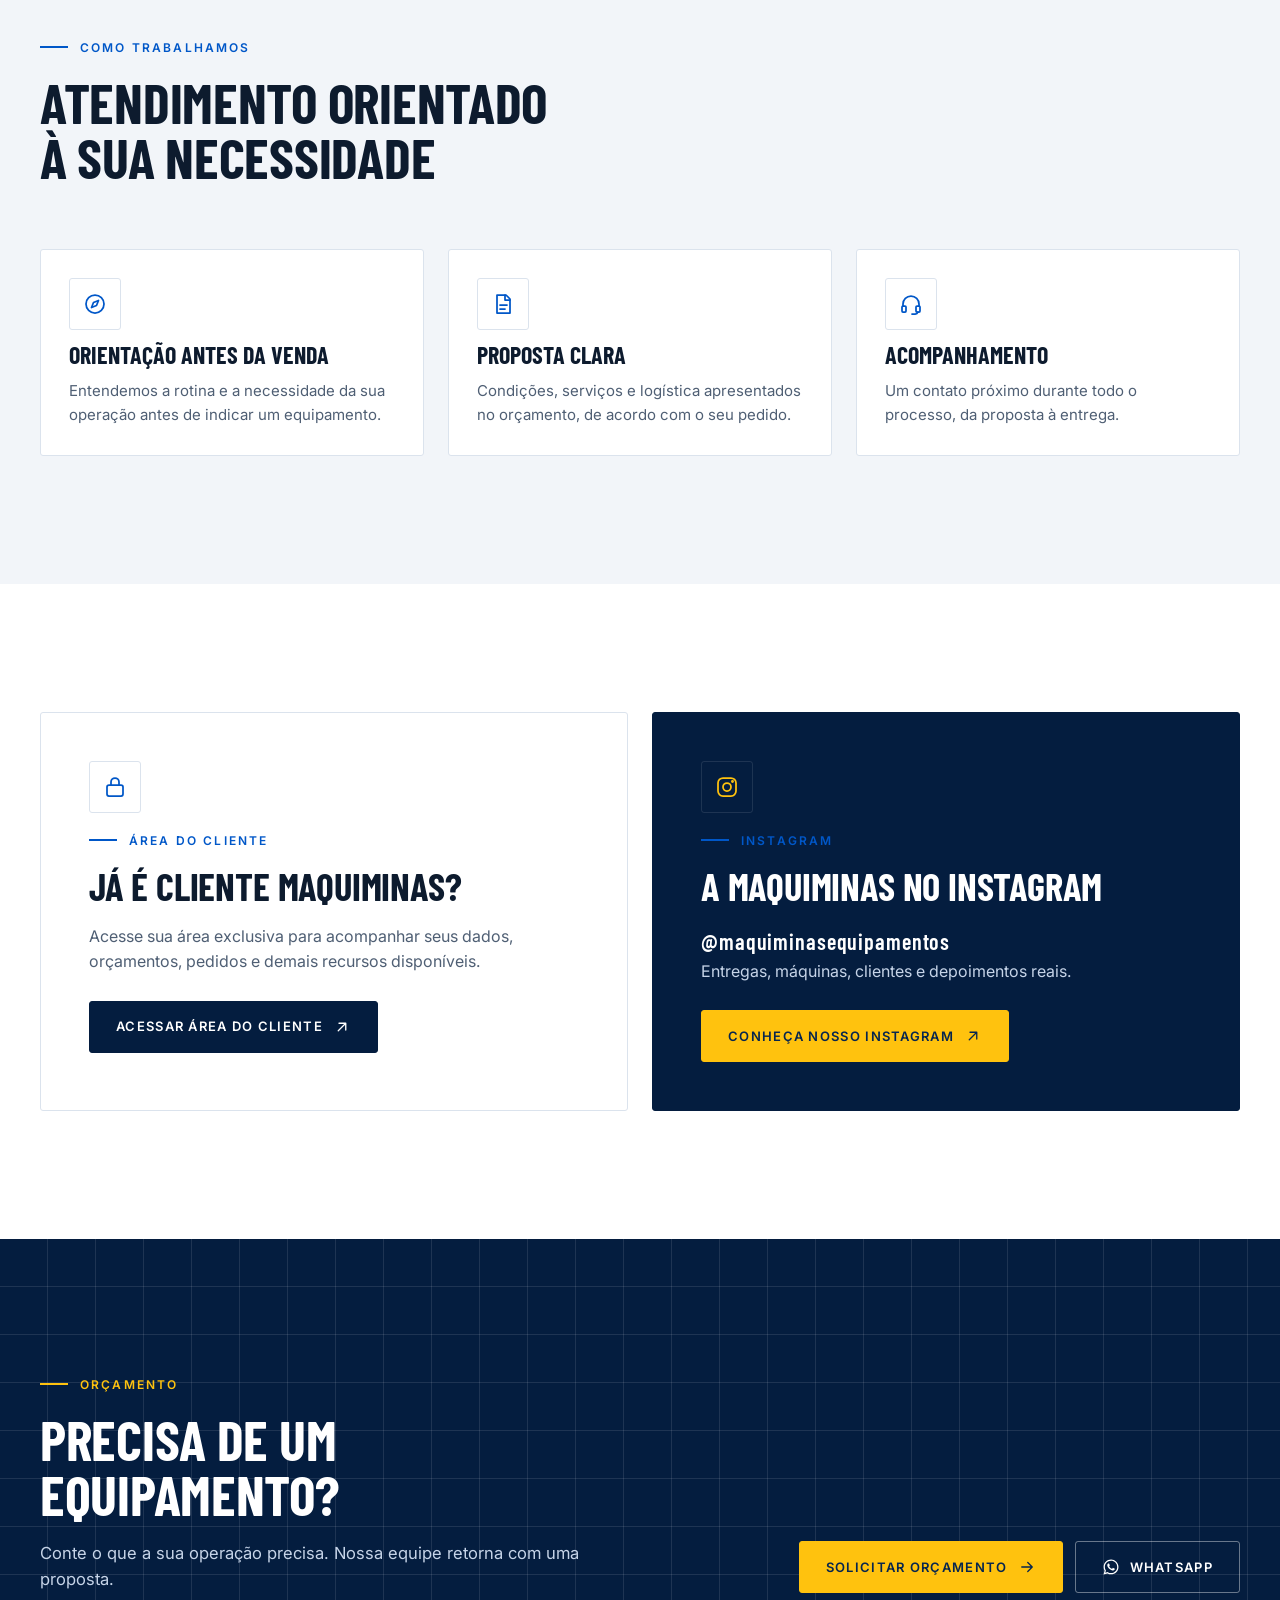
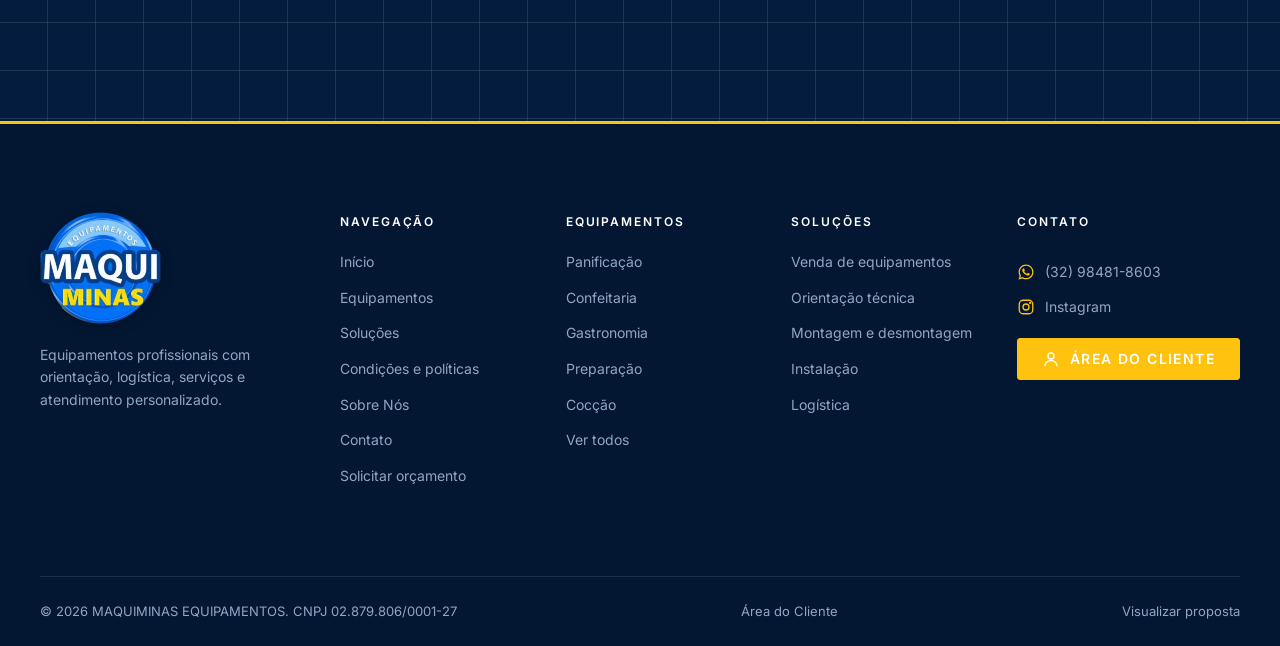
<file: pages/sobre.html>
<!doctype html>
<html lang="pt-BR" data-root="../">
<head>
  <meta charset="utf-8">
  <meta name="viewport" content="width=device-width, initial-scale=1">
  <title>Sobre Nós | Maquiminas Equipamentos</title>
  <meta name="description" content="A Maquiminas Equipamentos nasceu da tradicional Padaria Vovó Odete. CNPJ 02.879.806/0001-27. Fábrica, estoque próprio e atendimento humanizado.">
  <meta name="theme-color" content="#041d3f">
  <link rel="icon" href="../assets/icons/favicon.png" type="image/png">
  <link rel="apple-touch-icon" href="../assets/icons/apple-touch-icon.png">
  <meta property="og:type" content="website">
  <meta property="og:locale" content="pt_BR">
  <meta property="og:site_name" content="Maquiminas Equipamentos">
  <meta property="og:title" content="Sobre Nós | Maquiminas Equipamentos">
  <meta property="og:description" content="Fundada a partir da Padaria Vovó Odete. CNPJ 02.879.806/0001-27.">
  <meta property="og:image" content="../assets/images/og-image.png">
  <meta name="twitter:card" content="summary_large_image">
  <link rel="preconnect" href="https://fonts.googleapis.com">
  <link rel="preconnect" href="https://fonts.gstatic.com" crossorigin>
  <link rel="stylesheet" href="https://fonts.googleapis.com/css2?family=Barlow+Condensed:wght@600;700&family=Inter:wght@400;500;600&display=swap">
  <script>document.documentElement.classList.add('js');</script>
  <link rel="stylesheet" href="../css/global.css">
  <link rel="stylesheet" href="../css/header.css">
  <link rel="stylesheet" href="../css/home.css">
  <link rel="stylesheet" href="../css/solutions.css">
  <link rel="stylesheet" href="../css/axia.css">
  <link rel="stylesheet" href="../css/footer.css">
  <link rel="stylesheet" href="../css/responsive.css">
  <script type="application/ld+json">
  {
    "@context": "https://schema.org",
    "@type": "Organization",
    "name": "Maquiminas Equipamentos",
    "taxID": "02.879.806/0001-27",
    "address": {
      "@type": "PostalAddress",
      "addressLocality": "Rosário da Limeira",
      "addressRegion": "MG",
      "addressCountry": "BR"
    },
    "sameAs": ["https://www.instagram.com/maquiminasequipamentos/"]
  }
  </script>
</head>
<body data-page="sobre">
  <a class="skip-link" href="#conteudo">Pular para o conteúdo</a>

  <header class="site-header">
    <div class="container site-header__inner">
      <a class="brand" href="../index.html" aria-label="Maquiminas Equipamentos — página inicial">
        <img class="brand__logo" src="../assets/images/logo-maquiminas.webp" width="480" height="445" alt="Maquiminas Equipamentos">
      </a>
      <nav class="nav" id="site-nav" aria-label="Navegação principal">
        <ul class="nav__list">
          <li><a class="nav__link" href="../index.html">Início</a></li>
          <li><a class="nav__link" href="equipamentos.html">Equipamentos</a></li>
          <li><a class="nav__link" href="solucoes.html">Soluções</a></li>
          <li><a class="nav__link" href="condicoes.html">Condições</a></li>
          <li><a class="nav__link" href="sobre.html" aria-current="page">Sobre Nós</a></li>
          <li><a class="nav__link" href="contato.html">Contato</a></li>
        </ul>
        <div class="nav__mobile-actions">
          <a class="btn btn--whatsapp" href="contato.html#canais" data-whatsapp><span data-icon="whatsapp"></span>Falar pelo WhatsApp</a>
          <a class="btn" href="https://saa-s-callinfo.vercel.app/login.html" data-config-link="areaCliente" target="_blank" rel="noopener"><span data-icon="user"></span>Área do Cliente</a>
        </div>
      </nav>
      <div class="header-actions">
        <a class="header-wa" href="contato.html#canais" data-whatsapp><span data-icon="whatsapp"></span>WhatsApp</a>
        <a class="btn btn--sm header-client" href="https://saa-s-callinfo.vercel.app/login.html" data-config-link="areaCliente" target="_blank" rel="noopener"><span data-icon="user"></span>Área do Cliente</a>
      </div>
      <button class="nav-toggle" type="button" aria-controls="site-nav" aria-expanded="false" aria-label="Abrir menu"><span></span></button>
    </div>
  </header>

  <main id="conteudo">
    <section class="page-hero blueprint">
      <div class="container on-dark">
        <ol class="breadcrumb" aria-label="Você está em">
          <li><a href="../index.html">Início</a></li>
          <li aria-current="page">Sobre Nós</li>
        </ol>
        <h1 class="display h1">Sobre a Maquiminas</h1>
        <p class="lead">Equipamentos profissionais para padaria e confeitaria.</p>
      </div>
    </section>

    <section class="section" aria-labelledby="about-title">
      <div class="container split">
        <!-- Para usar foto real da empresa: troque o src e adicione a classe split__media--photo -->
        <div class="split__media blueprint reveal">
          <img src="../assets/illustrations/sobre.svg" alt="Ilustração de galpão com equipamentos profissionais" width="560" height="400" loading="lazy">
        </div>
        <div class="split__content reveal" style="--delay:.08s">
          <span class="eyebrow">Quem somos</span>
          <h2 id="about-title" class="display h2">Da Padaria Vovó Odete à indústria Maquiminas</h2>
          <p>A Maquiminas Equipamentos foi fundada a partir da tradicional Padaria Vovó Odete, com décadas de história e referência na região.</p>
          <p>Somos empresa ativa há quase 30 anos, com fábrica, estoque próprio e estrutura real para atendimento e suporte. Mais do que vender uma máquina, acompanhamos a escolha do equipamento, a organização do transporte e, conforme disponibilidade, os serviços de montagem, desmontagem e instalação.</p>
          <p class="legal-line">CNPJ <span data-empresa-cnpj="plain">02.879.806/0001-27</span> — o cadastro pode ser consultado na Receita Federal.</p>
          <ul class="check-list">
            <li><span data-icon="check"></span>Nota fiscal em todas as vendas</li>
            <li><span data-icon="check"></span>Garantia conforme a condição do equipamento</li>
            <li><span data-icon="check"></span>Máquinas testadas</li>
            <li><span data-icon="check"></span>Entrega segura, com regras claras de frete e recebimento</li>
            <li><span data-icon="check"></span>Atendimento direto e humanizado</li>
          </ul>
          <div class="btn-row">
            <a class="btn" href="equipamentos.html">Ver equipamentos <span class="arrow" data-icon="arrow"></span></a>
            <a class="btn btn--ghost" href="contato.html">Fale conosco</a>
          </div>
        </div>
      </div>
    </section>

    <section class="section section--muted" aria-labelledby="how-title">
      <div class="container">
        <div class="section-head reveal">
          <span class="eyebrow">Como trabalhamos</span>
          <h2 id="how-title" class="display h2">Atendimento orientado à sua necessidade</h2>
        </div>
        <div class="values">
          <article class="value reveal"><span class="service__icon" data-icon="compass"></span><h3>Orientação antes da venda</h3><p>Entendemos a rotina e a necessidade da sua operação antes de indicar um equipamento.</p></article>
          <article class="value reveal" style="--delay:.06s"><span class="service__icon" data-icon="doc"></span><h3>Proposta clara</h3><p>Condições, serviços e logística apresentados no orçamento, de acordo com o seu pedido.</p></article>
          <article class="value reveal" style="--delay:.12s"><span class="service__icon" data-icon="headset"></span><h3>Acompanhamento</h3><p>Um contato próximo durante todo o processo, da proposta à entrega.</p></article>
        </div>
      </div>
    </section>

    <section class="section" aria-labelledby="client-title">
      <div class="container duo">
        <article class="panel reveal">
          <span class="panel__icon" data-icon="lock"></span>
          <span class="eyebrow">Área do Cliente</span>
          <h2 id="client-title" class="display">Já é cliente Maquiminas?</h2>
          <p>Acesse sua área exclusiva para acompanhar seus dados, orçamentos, pedidos e demais recursos disponíveis.</p>
          <div class="btn-row">
            <a class="btn btn--dark" href="https://saa-s-callinfo.vercel.app/login.html" data-config-link="areaCliente" target="_blank" rel="noopener">Acessar Área do Cliente <span class="arrow" data-icon="arrow-up-right"></span></a>
          </div>
        </article>
        <article class="panel panel--dark reveal" style="--delay:.08s">
          <span class="panel__icon" data-icon="instagram"></span>
          <span class="eyebrow">Instagram</span>
          <h2 class="display">A Maquiminas no Instagram</h2>
          <p><span class="handle" data-config-text="instagramUsuario">@maquiminasequipamentos</span><br>Entregas, máquinas, clientes e depoimentos reais.</p>
          <div class="btn-row">
            <a class="btn" href="https://www.instagram.com/maquiminasequipamentos/" data-config-link="instagram" target="_blank" rel="noopener">Conheça nosso Instagram <span class="arrow" data-icon="arrow-up-right"></span></a>
          </div>
        </article>
      </div>
    </section>

    <section class="section cta-final blueprint" aria-labelledby="cta-title">
      <div class="container cta-final__inner on-dark">
        <div class="reveal">
          <span class="eyebrow">Orçamento</span>
          <h2 id="cta-title" class="display h2" style="margin-top:18px">Precisa de um equipamento?</h2>
          <p class="lead">Conte o que a sua operação precisa. Nossa equipe retorna com uma proposta.</p>
        </div>
        <div class="btn-row reveal" style="--delay:.08s">
          <a class="btn" href="orcamento.html">Solicitar orçamento <span class="arrow" data-icon="arrow"></span></a>
          <a class="btn btn--ghost-light" href="contato.html#canais" data-whatsapp><span data-icon="whatsapp"></span>WhatsApp</a>
        </div>
      </div>
    </section>
  </main>

  <footer class="site-footer">
    <div class="container">
      <div class="footer-top">
        <div class="footer-brand">
          <a class="brand" href="../index.html" aria-label="Maquiminas Equipamentos — página inicial">
            <img class="brand__logo brand__logo--footer" src="../assets/images/logo-maquiminas.webp" width="480" height="445" alt="Maquiminas Equipamentos">
          </a>
          <p>Equipamentos profissionais com orientação, logística, serviços e atendimento personalizado.</p>
        </div>
        <nav class="footer-col" aria-label="Navegação do rodapé">
          <h2>Navegação</h2>
          <ul>
            <li><a href="../index.html">Início</a></li>
            <li><a href="equipamentos.html">Equipamentos</a></li>
            <li><a href="solucoes.html">Soluções</a></li>
            <li><a href="condicoes.html">Condições e políticas</a></li>
            <li><a href="sobre.html">Sobre Nós</a></li>
            <li><a href="contato.html">Contato</a></li>
            <li><a href="orcamento.html">Solicitar orçamento</a></li>
          </ul>
        </nav>
        <div class="footer-col">
          <h2>Equipamentos</h2>
          <ul>
            <li><a href="equipamentos.html?categoria=panificacao">Panificação</a></li>
            <li><a href="equipamentos.html?categoria=confeitaria">Confeitaria</a></li>
            <li><a href="equipamentos.html?categoria=gastronomia">Gastronomia</a></li>
            <li><a href="equipamentos.html?categoria=preparacao">Preparação</a></li>
            <li><a href="equipamentos.html?categoria=coccao">Cocção</a></li>
            <li><a href="equipamentos.html">Ver todos</a></li>
          </ul>
        </div>
        <div class="footer-col">
          <h2>Soluções</h2>
          <ul>
            <li><a href="solucoes.html#venda">Venda de equipamentos</a></li>
            <li><a href="solucoes.html#orientacao">Orientação técnica</a></li>
            <li><a href="solucoes.html#montagem">Montagem e desmontagem</a></li>
            <li><a href="solucoes.html#instalacao">Instalação</a></li>
            <li><a href="solucoes.html#logistica">Logística</a></li>
          </ul>
        </div>
        <div class="footer-col footer-contact">
          <h2>Contato</h2>
          <a href="contato.html#canais" data-whatsapp><span data-icon="whatsapp"></span><span data-whatsapp-number>WhatsApp</span></a>
          <a data-config-link="email" hidden><span data-icon="mail"></span><span data-label></span></a>
          <a data-config-link="telefone" hidden><span data-icon="phone"></span><span data-label></span></a>
          <a href="https://www.instagram.com/maquiminasequipamentos/" data-config-link="instagram" target="_blank" rel="noopener"><span data-icon="instagram"></span>Instagram</a>
          <a class="btn btn--sm" href="https://saa-s-callinfo.vercel.app/login.html" data-config-link="areaCliente" target="_blank" rel="noopener"><span data-icon="user"></span>Área do Cliente</a>
        </div>
      </div>
      <div class="footer-bottom">
        <p>© <span data-year>2026</span> MAQUIMINAS EQUIPAMENTOS. <span data-empresa-cnpj></span></p>
        <a href="https://saa-s-callinfo.vercel.app/login.html" data-config-link="areaCliente" target="_blank" rel="noopener">Área do Cliente</a>
      </div>
    </div>
  </footer>

  <script src="../js/config.js"></script>
  <script src="../js/icons.js"></script>
  <script src="../js/whatsapp.js"></script>
  <script src="../js/services/axia-service.js"></script>
  <script src="../js/main.js"></script>
  <script src="../js/axia.js"></script>
</body>
</html>
</file>
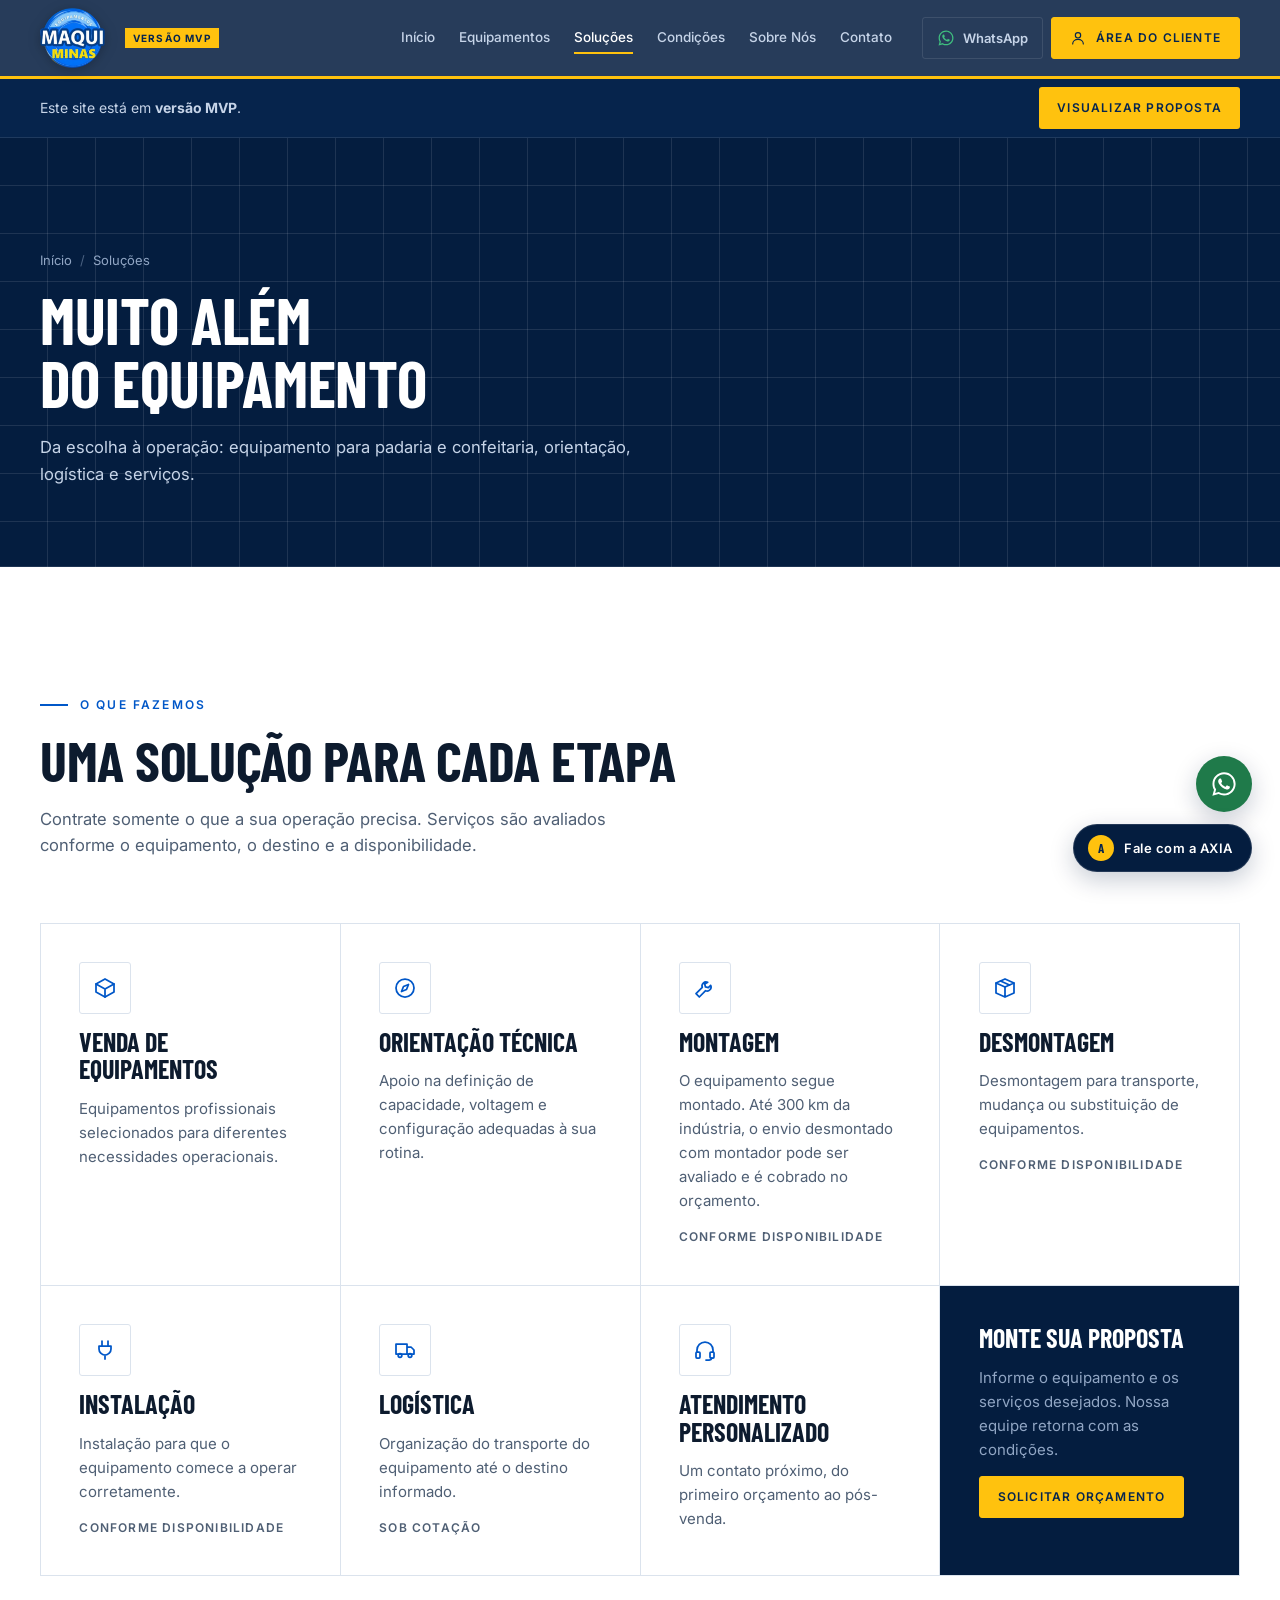
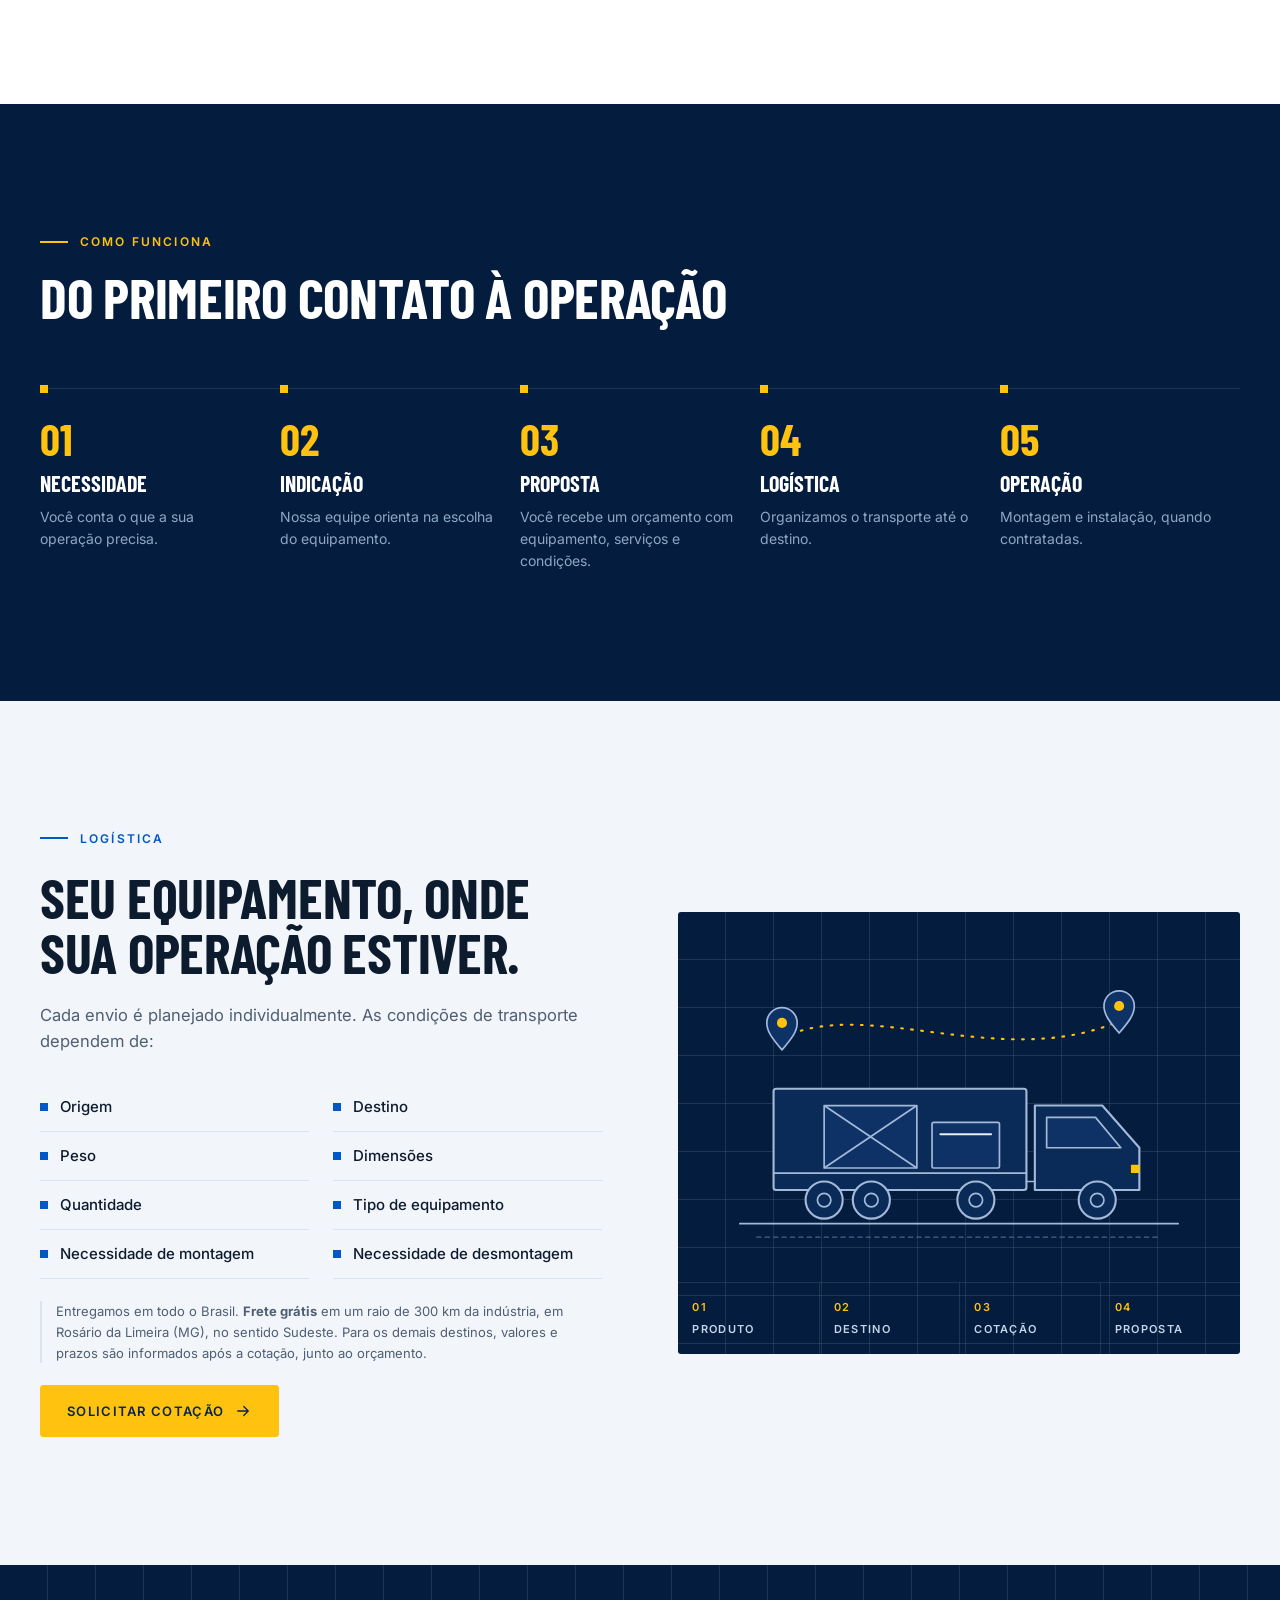
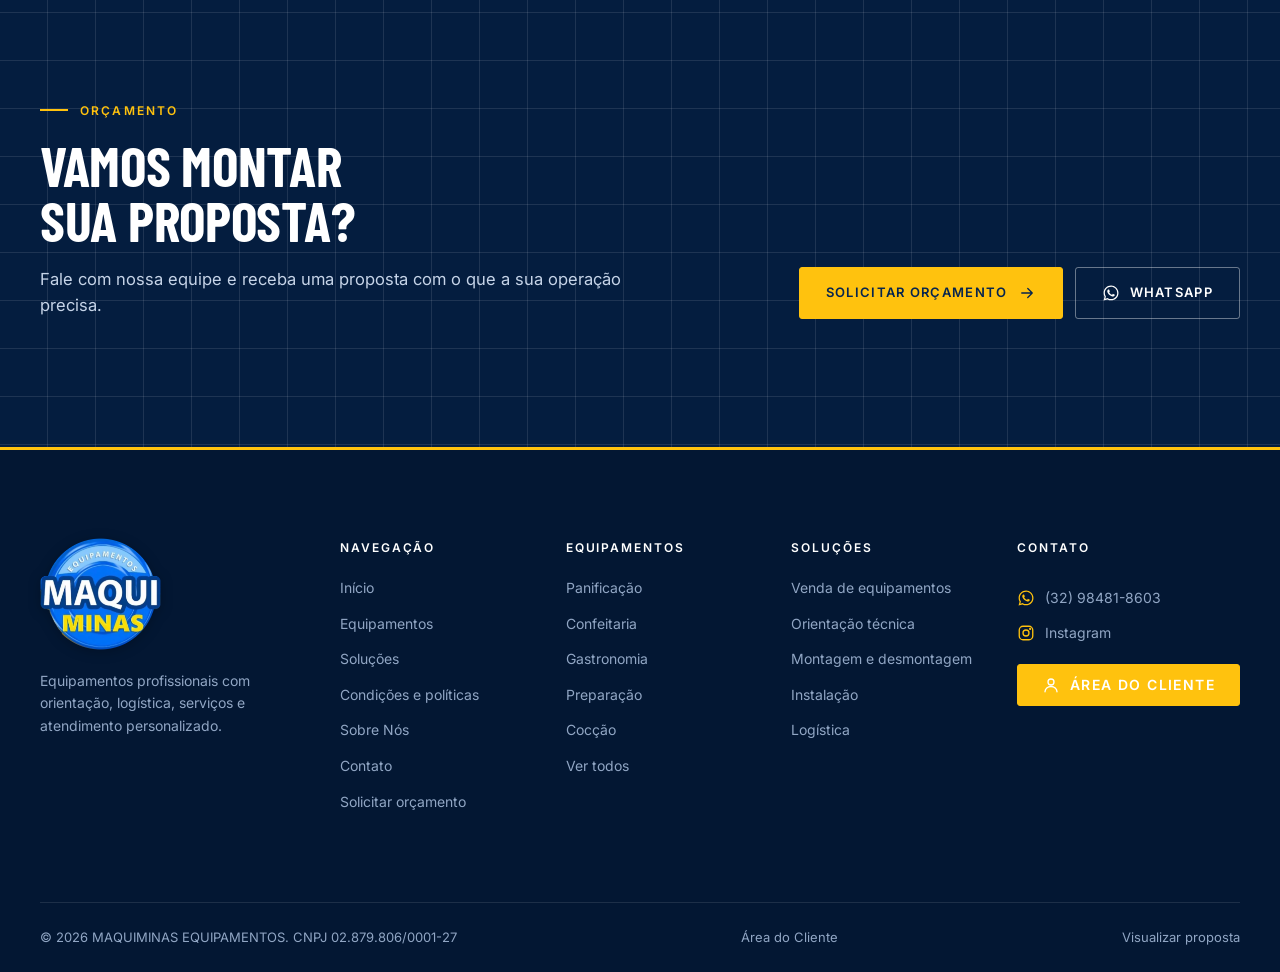
<file: pages/solucoes.html>
<!doctype html>
<html lang="pt-BR" data-root="../">
<head>
  <meta charset="utf-8">
  <meta name="viewport" content="width=device-width, initial-scale=1">
  <title>Soluções | Maquiminas Equipamentos</title>
  <meta name="description" content="Venda de equipamentos, orientação técnica, montagem, desmontagem, instalação, logística e atendimento personalizado com a Maquiminas Equipamentos.">
  <meta name="theme-color" content="#041d3f">
  <link rel="icon" href="../assets/icons/favicon.png" type="image/png">
  <link rel="apple-touch-icon" href="../assets/icons/apple-touch-icon.png">
  <meta property="og:type" content="website">
  <meta property="og:locale" content="pt_BR">
  <meta property="og:site_name" content="Maquiminas Equipamentos">
  <meta property="og:title" content="Soluções | Maquiminas Equipamentos">
  <meta property="og:description" content="Equipamento, orientação, logística, serviços e atendimento.">
  <meta property="og:image" content="../assets/images/og-image.png">
  <meta name="twitter:card" content="summary_large_image">
  <link rel="preconnect" href="https://fonts.googleapis.com">
  <link rel="preconnect" href="https://fonts.gstatic.com" crossorigin>
  <link rel="stylesheet" href="https://fonts.googleapis.com/css2?family=Barlow+Condensed:wght@600;700&family=Inter:wght@400;500;600&display=swap">
  <script>document.documentElement.classList.add('js');</script>
  <link rel="stylesheet" href="../css/global.css">
  <link rel="stylesheet" href="../css/header.css">
  <link rel="stylesheet" href="../css/home.css">
  <link rel="stylesheet" href="../css/solutions.css">
  <link rel="stylesheet" href="../css/axia.css">
  <link rel="stylesheet" href="../css/footer.css">
  <link rel="stylesheet" href="../css/responsive.css">
</head>
<body data-page="solucoes">
  <a class="skip-link" href="#conteudo">Pular para o conteúdo</a>

  <header class="site-header">
    <div class="container site-header__inner">
      <a class="brand" href="../index.html" aria-label="Maquiminas Equipamentos — página inicial">
        <img class="brand__logo" src="../assets/images/logo-maquiminas.webp" width="480" height="445" alt="Maquiminas Equipamentos">
      </a>
      <nav class="nav" id="site-nav" aria-label="Navegação principal">
        <ul class="nav__list">
          <li><a class="nav__link" href="../index.html">Início</a></li>
          <li><a class="nav__link" href="equipamentos.html">Equipamentos</a></li>
          <li><a class="nav__link" href="solucoes.html" aria-current="page">Soluções</a></li>
          <li><a class="nav__link" href="condicoes.html">Condições</a></li>
          <li><a class="nav__link" href="sobre.html">Sobre Nós</a></li>
          <li><a class="nav__link" href="contato.html">Contato</a></li>
        </ul>
        <div class="nav__mobile-actions">
          <a class="btn btn--whatsapp" href="contato.html#canais" data-whatsapp><span data-icon="whatsapp"></span>Falar pelo WhatsApp</a>
          <a class="btn" href="https://saa-s-callinfo.vercel.app/login.html" data-config-link="areaCliente" target="_blank" rel="noopener"><span data-icon="user"></span>Área do Cliente</a>
        </div>
      </nav>
      <div class="header-actions">
        <a class="header-wa" href="contato.html#canais" data-whatsapp><span data-icon="whatsapp"></span>WhatsApp</a>
        <a class="btn btn--sm header-client" href="https://saa-s-callinfo.vercel.app/login.html" data-config-link="areaCliente" target="_blank" rel="noopener"><span data-icon="user"></span>Área do Cliente</a>
      </div>
      <button class="nav-toggle" type="button" aria-controls="site-nav" aria-expanded="false" aria-label="Abrir menu"><span></span></button>
    </div>
  </header>

  <main id="conteudo">
    <section class="page-hero blueprint">
      <div class="container on-dark">
        <ol class="breadcrumb" aria-label="Você está em">
          <li><a href="../index.html">Início</a></li>
          <li aria-current="page">Soluções</li>
        </ol>
        <h1 class="display h1">Muito além do equipamento</h1>
        <p class="lead">Da escolha à operação: equipamento para padaria e confeitaria, orientação, logística e serviços.</p>
      </div>
    </section>

    <section class="section" aria-labelledby="serv-title">
      <div class="container">
        <div class="section-head reveal">
          <span class="eyebrow">O que fazemos</span>
          <h2 id="serv-title" class="display h2">Uma solução para cada etapa</h2>
          <p class="lead">Contrate somente o que a sua operação precisa. Serviços são avaliados conforme o equipamento, o destino e a disponibilidade.</p>
        </div>
        <div class="service-grid service-grid--4">
          <article class="service reveal" id="venda"><span class="service__icon" data-icon="box"></span><h3 class="service__title">Venda de equipamentos</h3><p class="service__text">Equipamentos profissionais selecionados para diferentes necessidades operacionais.</p></article>
          <article class="service reveal" id="orientacao" style="--delay:.05s"><span class="service__icon" data-icon="compass"></span><h3 class="service__title">Orientação técnica</h3><p class="service__text">Apoio na definição de capacidade, voltagem e configuração adequadas à sua rotina.</p></article>
          <article class="service reveal" id="montagem" style="--delay:.1s"><span class="service__icon" data-icon="wrench"></span><h3 class="service__title">Montagem</h3><p class="service__text">O equipamento segue montado. Até 300 km da indústria, o envio desmontado com montador pode ser avaliado e é cobrado no orçamento.</p><span class="service__note">Conforme disponibilidade</span></article>
          <article class="service reveal" id="desmontagem" style="--delay:.15s"><span class="service__icon" data-icon="unpack"></span><h3 class="service__title">Desmontagem</h3><p class="service__text">Desmontagem para transporte, mudança ou substituição de equipamentos.</p><span class="service__note">Conforme disponibilidade</span></article>
          <article class="service reveal" id="instalacao"><span class="service__icon" data-icon="plug"></span><h3 class="service__title">Instalação</h3><p class="service__text">Instalação para que o equipamento comece a operar corretamente.</p><span class="service__note">Conforme disponibilidade</span></article>
          <article class="service reveal" style="--delay:.05s"><span class="service__icon" data-icon="truck"></span><h3 class="service__title">Logística</h3><p class="service__text">Organização do transporte do equipamento até o destino informado.</p><span class="service__note">Sob cotação</span></article>
          <article class="service reveal" style="--delay:.1s"><span class="service__icon" data-icon="headset"></span><h3 class="service__title">Atendimento personalizado</h3><p class="service__text">Um contato próximo, do primeiro orçamento ao pós-venda.</p></article>
          <article class="service service--cta reveal" style="--delay:.15s">
            <h3 class="service__title">Monte sua proposta</h3>
            <p class="service__text">Informe o equipamento e os serviços desejados. Nossa equipe retorna com as condições.</p>
            <a class="btn btn--sm" href="orcamento.html" style="justify-self:start">Solicitar orçamento</a>
          </article>
        </div>
      </div>
    </section>

    <section class="section section--dark" aria-labelledby="proc-title">
      <div class="container">
        <div class="section-head reveal">
          <span class="eyebrow">Como funciona</span>
          <h2 id="proc-title" class="display h2">Do primeiro contato à operação</h2>
        </div>
        <ol class="process">
          <li class="reveal"><h3>Necessidade</h3><p>Você conta o que a sua operação precisa.</p></li>
          <li class="reveal" style="--delay:.06s"><h3>Indicação</h3><p>Nossa equipe orienta na escolha do equipamento.</p></li>
          <li class="reveal" style="--delay:.12s"><h3>Proposta</h3><p>Você recebe um orçamento com equipamento, serviços e condições.</p></li>
          <li class="reveal" style="--delay:.18s"><h3>Logística</h3><p>Organizamos o transporte até o destino.</p></li>
          <li class="reveal" style="--delay:.24s"><h3>Operação</h3><p>Montagem e instalação, quando contratadas.</p></li>
        </ol>
      </div>
    </section>

    <section class="section section--muted" id="logistica" aria-labelledby="log-title">
      <div class="container logistics">
        <div class="logistics__content reveal">
          <span class="eyebrow">Logística</span>
          <h2 id="log-title" class="display h2">Seu equipamento, onde sua operação estiver.</h2>
          <p class="lead">Cada envio é planejado individualmente. As condições de transporte dependem de:</p>
          <ul class="factor-list">
            <li>Origem</li><li>Destino</li><li>Peso</li><li>Dimensões</li><li>Quantidade</li><li>Tipo de equipamento</li><li>Necessidade de montagem</li><li>Necessidade de desmontagem</li>
          </ul>
          <p class="note">Entregamos em todo o Brasil. <strong>Frete grátis</strong> em um raio de 300 km da indústria, em Rosário da Limeira (MG), no sentido Sudeste. Para os demais destinos, valores e prazos são informados após a cotação, junto ao orçamento.</p>
          <a class="btn" href="orcamento.html">Solicitar cotação <span class="arrow" data-icon="arrow"></span></a>
        </div>
        <div class="logistics__visual blueprint reveal" style="--delay:.1s">
          <img src="../assets/illustrations/logistica.svg" alt="Ilustração de caminhão transportando equipamentos entre origem e destino" width="560" height="320" loading="lazy">
          <ol class="flow">
            <li><span>01</span>Produto</li>
            <li><span>02</span>Destino</li>
            <li><span>03</span>Cotação</li>
            <li><span>04</span>Proposta</li>
          </ol>
        </div>
      </div>
    </section>

    <section class="section cta-final blueprint" aria-labelledby="cta-title">
      <div class="container cta-final__inner on-dark">
        <div class="reveal">
          <span class="eyebrow">Orçamento</span>
          <h2 id="cta-title" class="display h2" style="margin-top:18px">Vamos montar sua proposta?</h2>
          <p class="lead">Fale com nossa equipe e receba uma proposta com o que a sua operação precisa.</p>
        </div>
        <div class="btn-row reveal" style="--delay:.08s">
          <a class="btn" href="orcamento.html">Solicitar orçamento <span class="arrow" data-icon="arrow"></span></a>
          <a class="btn btn--ghost-light" href="contato.html#canais" data-whatsapp><span data-icon="whatsapp"></span>WhatsApp</a>
        </div>
      </div>
    </section>
  </main>

  <footer class="site-footer">
    <div class="container">
      <div class="footer-top">
        <div class="footer-brand">
          <a class="brand" href="../index.html" aria-label="Maquiminas Equipamentos — página inicial">
            <img class="brand__logo brand__logo--footer" src="../assets/images/logo-maquiminas.webp" width="480" height="445" alt="Maquiminas Equipamentos">
          </a>
          <p>Equipamentos profissionais com orientação, logística, serviços e atendimento personalizado.</p>
        </div>
        <nav class="footer-col" aria-label="Navegação do rodapé">
          <h2>Navegação</h2>
          <ul>
            <li><a href="../index.html">Início</a></li>
            <li><a href="equipamentos.html">Equipamentos</a></li>
            <li><a href="solucoes.html">Soluções</a></li>
            <li><a href="condicoes.html">Condições e políticas</a></li>
            <li><a href="sobre.html">Sobre Nós</a></li>
            <li><a href="contato.html">Contato</a></li>
            <li><a href="orcamento.html">Solicitar orçamento</a></li>
          </ul>
        </nav>
        <div class="footer-col">
          <h2>Equipamentos</h2>
          <ul>
            <li><a href="equipamentos.html?categoria=panificacao">Panificação</a></li>
            <li><a href="equipamentos.html?categoria=confeitaria">Confeitaria</a></li>
            <li><a href="equipamentos.html?categoria=gastronomia">Gastronomia</a></li>
            <li><a href="equipamentos.html?categoria=preparacao">Preparação</a></li>
            <li><a href="equipamentos.html?categoria=coccao">Cocção</a></li>
            <li><a href="equipamentos.html">Ver todos</a></li>
          </ul>
        </div>
        <div class="footer-col">
          <h2>Soluções</h2>
          <ul>
            <li><a href="solucoes.html#venda">Venda de equipamentos</a></li>
            <li><a href="solucoes.html#orientacao">Orientação técnica</a></li>
            <li><a href="solucoes.html#montagem">Montagem e desmontagem</a></li>
            <li><a href="solucoes.html#instalacao">Instalação</a></li>
            <li><a href="solucoes.html#logistica">Logística</a></li>
          </ul>
        </div>
        <div class="footer-col footer-contact">
          <h2>Contato</h2>
          <a href="contato.html#canais" data-whatsapp><span data-icon="whatsapp"></span><span data-whatsapp-number>WhatsApp</span></a>
          <a data-config-link="email" hidden><span data-icon="mail"></span><span data-label></span></a>
          <a data-config-link="telefone" hidden><span data-icon="phone"></span><span data-label></span></a>
          <a href="https://www.instagram.com/maquiminasequipamentos/" data-config-link="instagram" target="_blank" rel="noopener"><span data-icon="instagram"></span>Instagram</a>
          <a class="btn btn--sm" href="https://saa-s-callinfo.vercel.app/login.html" data-config-link="areaCliente" target="_blank" rel="noopener"><span data-icon="user"></span>Área do Cliente</a>
        </div>
      </div>
      <div class="footer-bottom">
        <p>© <span data-year>2026</span> MAQUIMINAS EQUIPAMENTOS. <span data-empresa-cnpj></span></p>
        <a href="https://saa-s-callinfo.vercel.app/login.html" data-config-link="areaCliente" target="_blank" rel="noopener">Área do Cliente</a>
      </div>
    </div>
  </footer>

  <script src="../js/config.js"></script>
  <script src="../js/icons.js"></script>
  <script src="../js/whatsapp.js"></script>
  <script src="../js/services/axia-service.js"></script>
  <script src="../js/main.js"></script>
  <script src="../js/axia.js"></script>
</body>
</html>
</file>
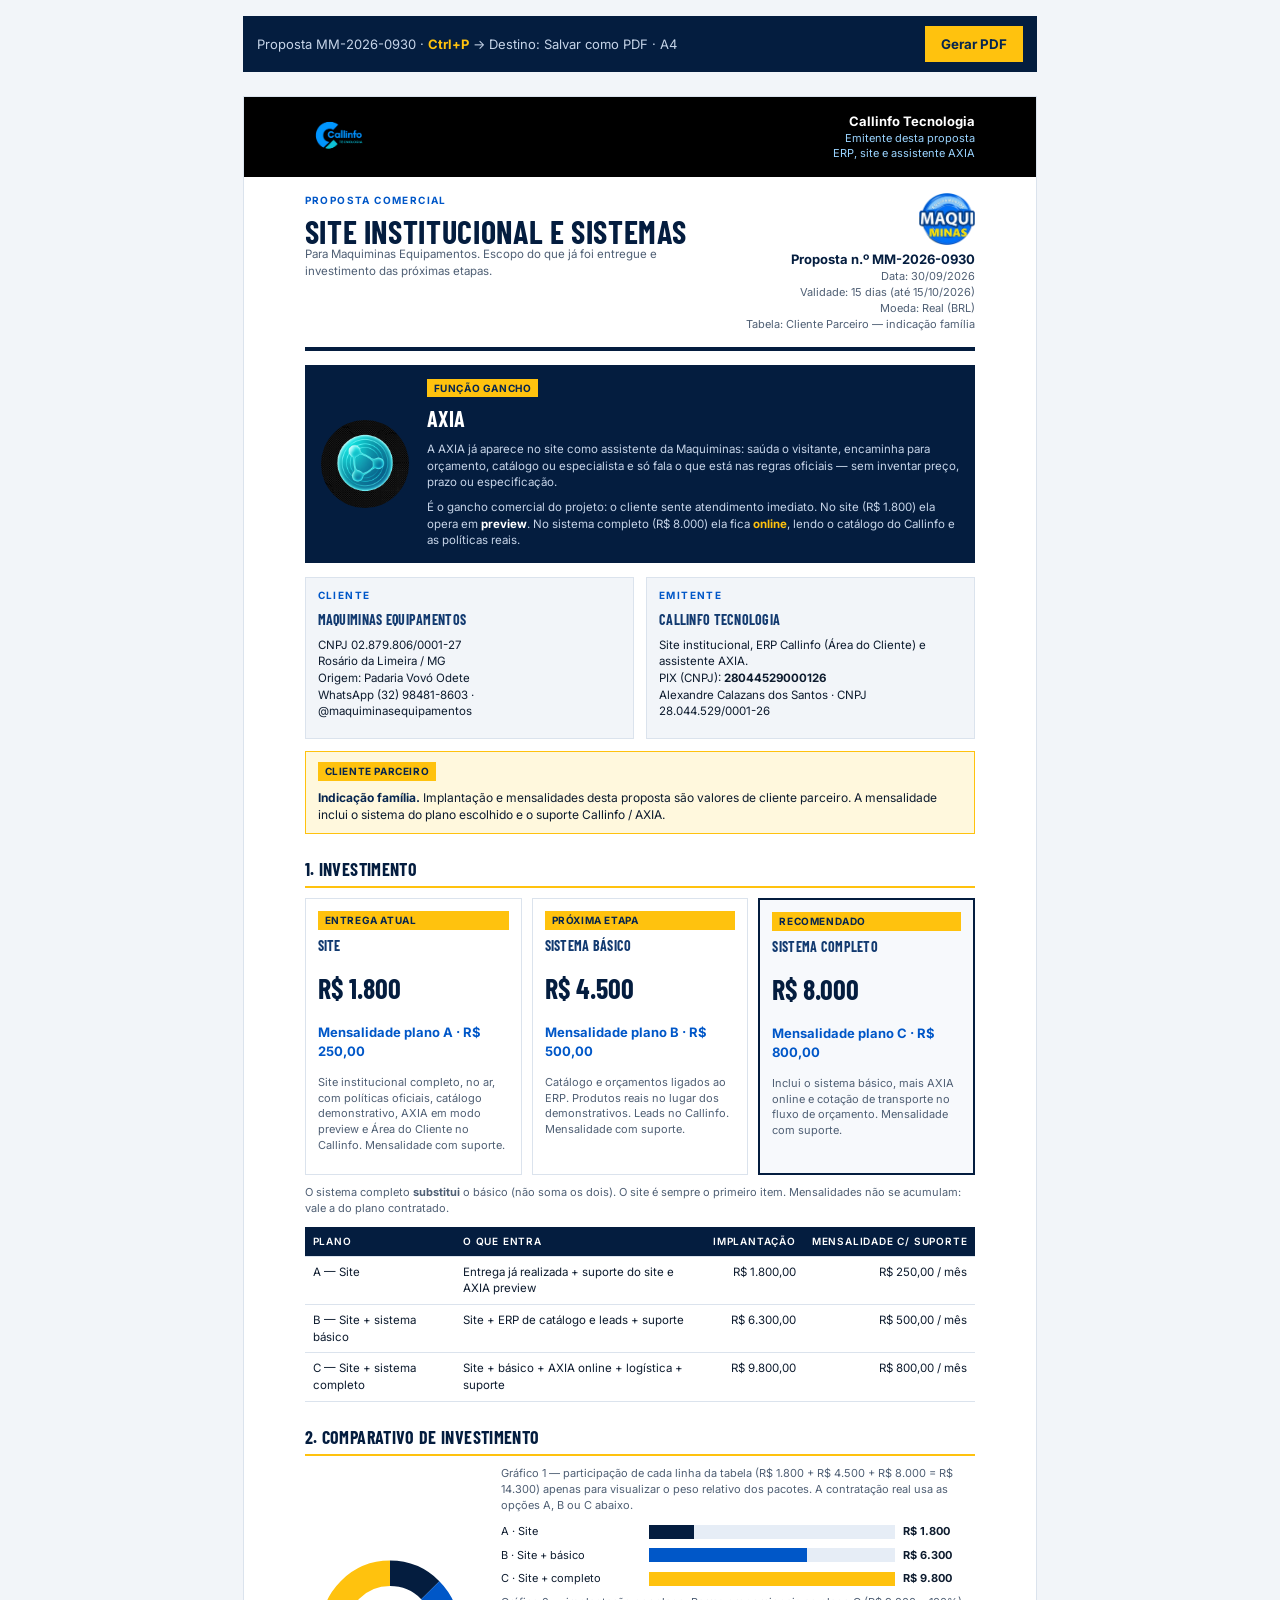
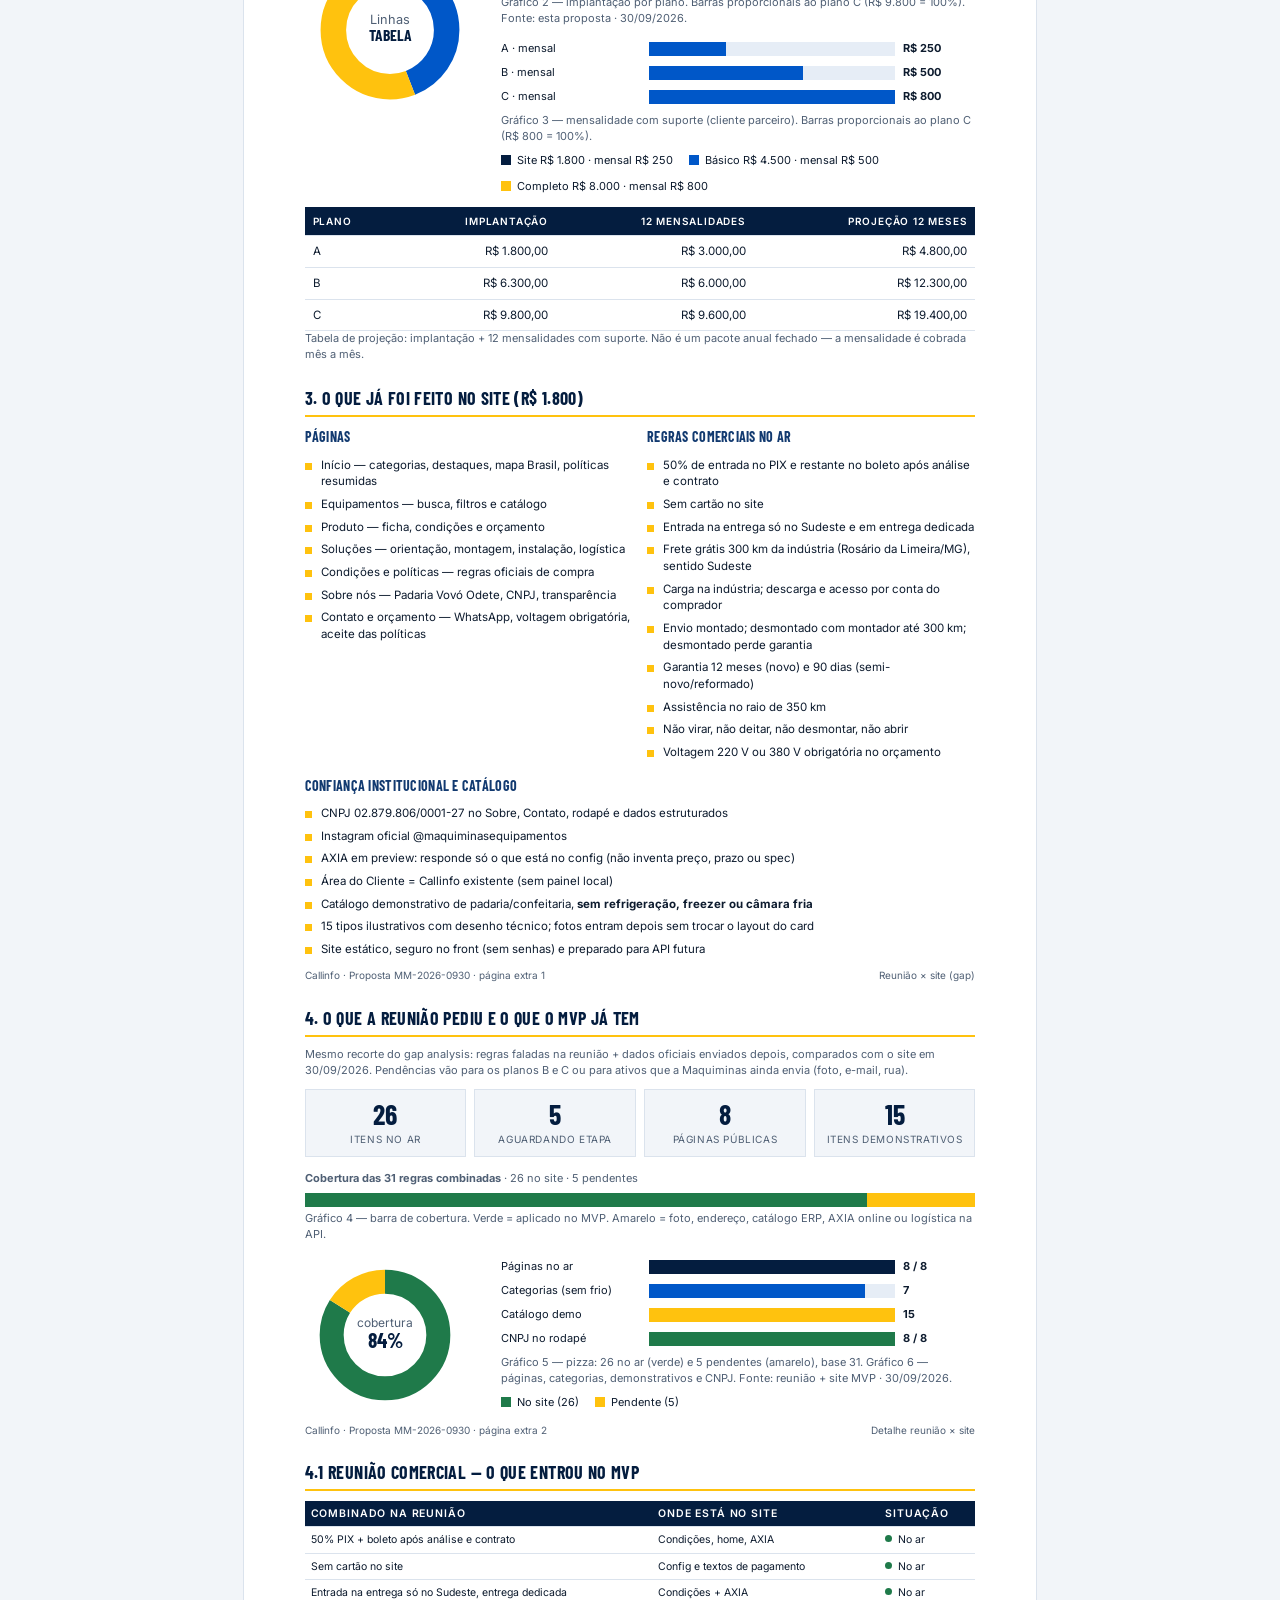
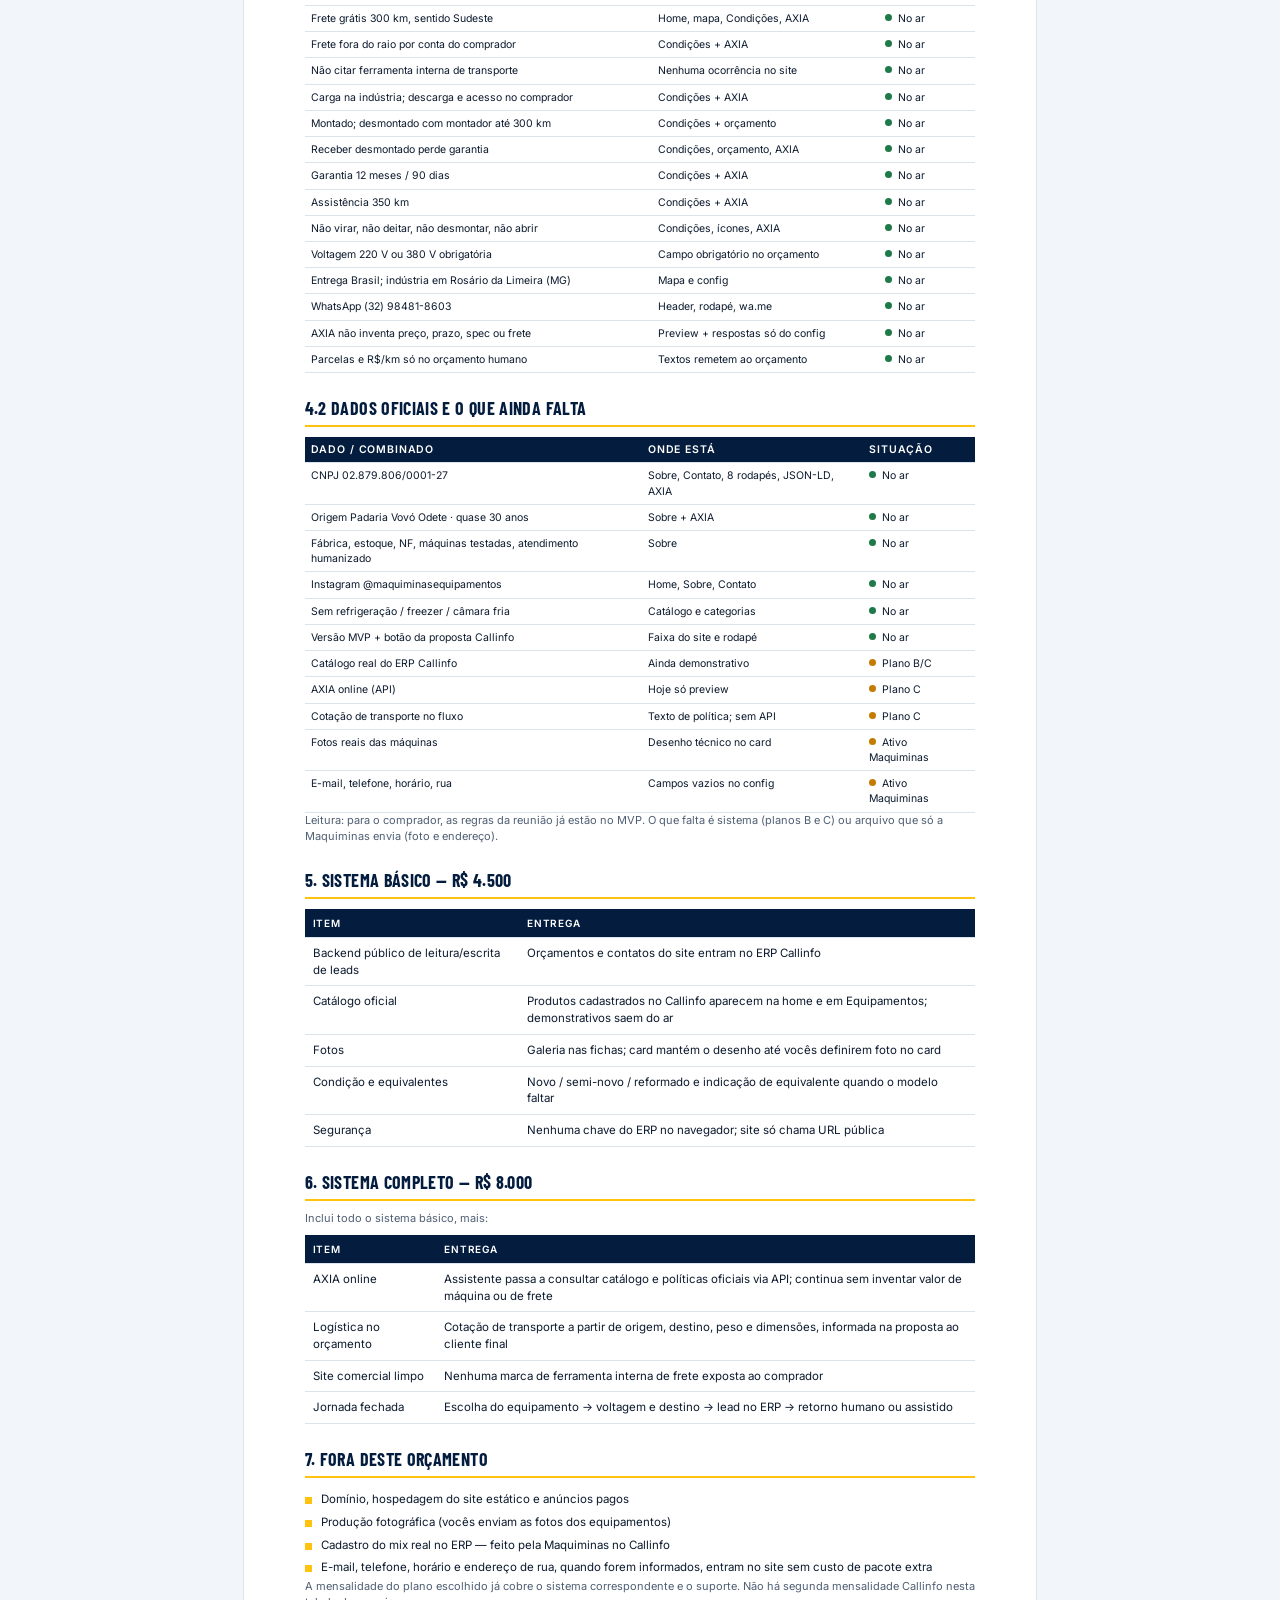
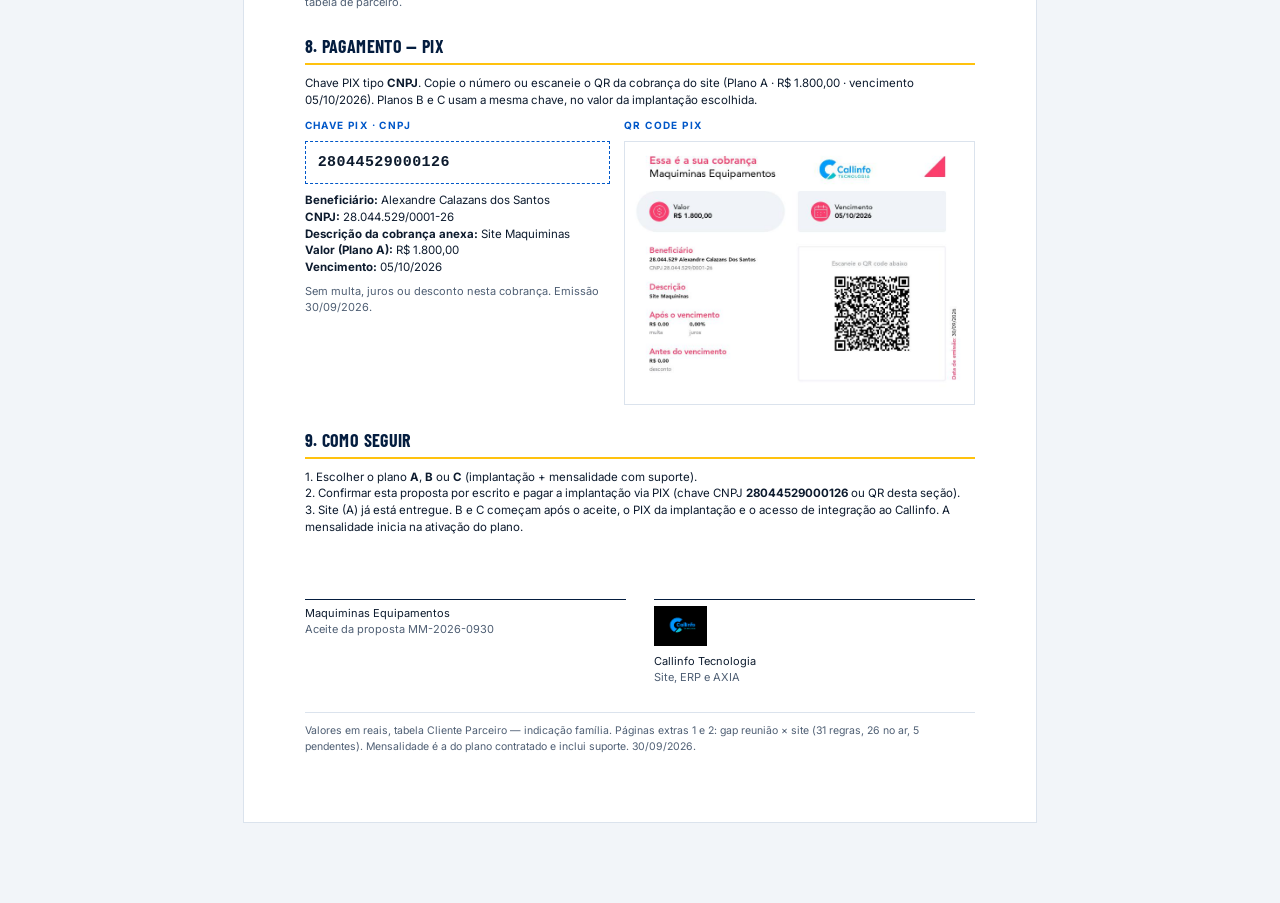
<file: proposta/orcamento-maquiminas.html>
<!doctype html>
<html lang="pt-BR">
<head>
  <meta charset="utf-8">
  <meta name="viewport" content="width=device-width, initial-scale=1">
  <title>Proposta comercial | Site e sistemas — Maquiminas Equipamentos</title>
  <link rel="preconnect" href="https://fonts.googleapis.com">
  <link rel="preconnect" href="https://fonts.gstatic.com" crossorigin>
  <link rel="stylesheet" href="https://fonts.googleapis.com/css2?family=Barlow+Condensed:wght@600;700&family=Inter:wght@400;500;600;700&display=swap">
  <style>
    :root {
      --ink: #041d3f;
      --steel: #123a70;
      --accent: #0057c8;
      --yellow: #ffc20e;
      --on-yellow: #06254f;
      --bg: #f2f5f9;
      --line: #dbe3ed;
      --muted: #4f5f74;
      --text: #0d1b2e;
      --white: #fff;
    }
    * { box-sizing: border-box; }
    html { font-size: 11.5px; }
    body {
      margin: 0;
      color: var(--text);
      background: var(--bg);
      font-family: Inter, system-ui, sans-serif;
      line-height: 1.45;
    }
    .sheet {
      max-width: 210mm;
      margin: 24px auto 80px;
      background: var(--white);
      padding: 18mm 16mm 16mm;
      border: 1px solid var(--line);
    }
    .toolbar {
      position: sticky;
      top: 0;
      z-index: 10;
      display: flex;
      justify-content: space-between;
      align-items: center;
      gap: 12px;
      max-width: 210mm;
      margin: 16px auto 0;
      padding: 10px 14px;
      background: var(--ink);
      color: #c6d4e8;
      font-size: 13px;
    }
    .toolbar strong { color: var(--yellow); }
    .toolbar button {
      border: 0;
      background: var(--yellow);
      color: var(--on-yellow);
      font-weight: 700;
      padding: 10px 16px;
      cursor: pointer;
      font-family: inherit;
    }
    h1, h2, h3 { font-family: "Barlow Condensed", sans-serif; text-transform: uppercase; letter-spacing: 0.02em; margin: 0; }
    h1 { font-size: 32px; line-height: 0.95; color: var(--ink); }
    h2 { font-size: 18px; color: var(--ink); margin: 22px 0 10px; border-bottom: 2px solid var(--yellow); padding-bottom: 4px; }
    h3 { font-size: 14px; color: var(--steel); margin: 0 0 6px; }
    p { margin: 0 0 8px; }
    .muted { color: var(--muted); }
    .small { font-size: 11px; color: var(--muted); }
    .brandbar {
      display: flex;
      align-items: center;
      justify-content: space-between;
      gap: 16px;
      background: #000;
      color: #9ad4ff;
      margin: -18mm -16mm 16px;
      padding: 14px 16mm;
    }
    .logo-callinfo { height: 52px; width: auto; display: block; }
    .brandbar .who { font-size: 11px; text-align: right; line-height: 1.35; }
    .brandbar .who strong { display: block; color: #fff; font-size: 13px; }
    .head {
      display: grid;
      grid-template-columns: 1fr auto;
      gap: 16px;
      align-items: start;
      padding-bottom: 14px;
      border-bottom: 4px solid var(--ink);
    }
    .logo { height: 52px; width: auto; }
    .meta { text-align: right; font-size: 11px; color: var(--muted); }
    .meta strong { display: block; color: var(--ink); font-size: 13px; }
    .hook {
      display: grid;
      grid-template-columns: 92px 1fr;
      gap: 14px;
      align-items: center;
      background: var(--ink);
      color: #c6d4e8;
      padding: 14px 16px;
      margin: 14px 0 4px;
    }
    .hook-mark {
      width: 88px;
      height: 88px;
      border-radius: 50%;
      overflow: hidden;
      background: #06244c;
      flex: none;
    }
    .hook-mark img { width: 100%; height: 100%; object-fit: cover; display: block; }
    .hook h2 { color: #fff; border: 0; margin: 6px 0 6px; padding: 0; font-size: 22px; }
    .hook p { margin: 0; }
    .hook .tag { background: var(--yellow); }
    .parties {
      display: grid;
      grid-template-columns: 1fr 1fr;
      gap: 12px;
      margin: 14px 0 6px;
    }
    .sign img { height: 36px; display: block; margin-bottom: 8px; }
    .pix {
      display: grid;
      grid-template-columns: 1fr 1.15fr;
      gap: 14px;
      align-items: start;
      margin-top: 10px;
    }
    .pix-key {
      font-family: ui-monospace, Consolas, "Courier New", monospace;
      font-size: 15px;
      font-weight: 700;
      letter-spacing: 0.03em;
      background: #fff;
      border: 1px dashed var(--accent);
      padding: 10px 12px;
      word-break: break-all;
    }
    .pix img {
      width: 100%;
      height: auto;
      border: 1px solid var(--line);
      display: block;
    }
    .card {
      border: 1px solid var(--line);
      padding: 10px 12px;
      background: var(--bg);
    }
    .kicker { font-size: 10px; font-weight: 700; letter-spacing: 0.14em; text-transform: uppercase; color: var(--accent); }
    .grid-2 { display: grid; grid-template-columns: 1fr 1fr; gap: 14px; }
    .grid-3 { display: grid; grid-template-columns: 1fr 1fr 1fr; gap: 10px; }
    ul.checks { margin: 0; padding: 0; list-style: none; }
    ul.checks li { padding: 3px 0 3px 16px; position: relative; }
    ul.checks li::before { content: ""; position: absolute; left: 0; top: 9px; width: 7px; height: 7px; background: var(--yellow); }
    table { width: 100%; border-collapse: collapse; font-size: 11.5px; }
    th, td { text-align: left; padding: 7px 8px; border-bottom: 1px solid var(--line); vertical-align: top; }
    th { background: var(--ink); color: #fff; font-weight: 600; font-size: 10px; letter-spacing: 0.08em; text-transform: uppercase; }
    td.num, th.num { text-align: right; white-space: nowrap; }
    tfoot td { font-weight: 700; background: #fff8dd; border-bottom: 0; }
    .pkg {
      border: 1px solid var(--line);
      padding: 12px;
      display: flex;
      flex-direction: column;
      gap: 6px;
      min-height: 100%;
    }
    .pkg--rec { border: 2px solid var(--ink); background: #f7f9fc; }
    .pkg .price { font-family: "Barlow Condensed", sans-serif; font-size: 28px; font-weight: 700; color: var(--ink); }
    .pkg .month { font-size: 13px; font-weight: 700; color: var(--accent); }
    .partner {
      background: #fff8dd;
      border: 1px solid var(--yellow);
      padding: 10px 12px;
      margin: 12px 0 0;
      font-size: 12px;
    }
    .partner strong { color: var(--on-yellow); }
    .fill--ma { background: var(--ink); width: 31.25%; }
    .fill--mb { background: var(--accent); width: 62.5%; }
    .fill--mc { background: var(--yellow); width: 100%; }
    .tag { display: inline-block; background: var(--yellow); color: var(--on-yellow); font-size: 10px; font-weight: 700; padding: 2px 7px; text-transform: uppercase; letter-spacing: 0.06em; }
    .chart-wrap { display: grid; grid-template-columns: 180px 1fr; gap: 16px; align-items: center; }
    .bars { display: grid; gap: 8px; }
    .bar-row { display: grid; grid-template-columns: 140px 1fr 72px; gap: 8px; align-items: center; font-size: 11px; }
    .track { height: 14px; background: #e6edf6; }
    .fill { height: 100%; background: var(--accent); }
    .fill--site { background: var(--ink); width: 18.4%; }
    .fill--b { background: var(--accent); width: 64.3%; }
    .fill--c { background: var(--yellow); width: 100%; }
    .legend { display: flex; flex-wrap: wrap; gap: 10px 16px; font-size: 11px; margin-top: 8px; }
    .sw { display: inline-block; width: 10px; height: 10px; margin-right: 6px; vertical-align: -1px; }
    .foot-note { margin-top: 18px; padding-top: 10px; border-top: 1px solid var(--line); font-size: 10.5px; color: var(--muted); }
    .sign { display: grid; grid-template-columns: 1fr 1fr; gap: 28px; margin-top: 28px; }
    .sign p { border-top: 1px solid var(--ink); padding-top: 6px; margin-top: 36px; font-size: 11px; }
    @media print {
      html { font-size: 10.5px; }
      body { background: #fff; }
      .toolbar { display: none; }
      .sheet { margin: 0; border: 0; max-width: none; padding: 0; }
      .brandbar { margin: 0 0 12px; padding: 10px 0; }
      h2 { break-after: avoid; }
      .pix, .pkg, .card, table, .chart-wrap, .hook, .brandbar, .stats { break-inside: avoid; }
      .extra { break-before: page; }
    }
    .stats {
      display: grid;
      grid-template-columns: repeat(4, 1fr);
      gap: 8px;
      margin: 10px 0 14px;
    }
    .stat {
      border: 1px solid var(--line);
      padding: 10px 8px;
      text-align: center;
      background: var(--bg);
    }
    .stat b {
      display: block;
      font-family: "Barlow Condensed", sans-serif;
      font-size: 28px;
      color: var(--ink);
      line-height: 1;
    }
    .stat span {
      display: block;
      margin-top: 4px;
      font-size: 10px;
      color: var(--muted);
      text-transform: uppercase;
      letter-spacing: 0.06em;
    }
    .usage {
      display: flex;
      height: 14px;
      background: #e6edf6;
      margin: 6px 0 4px;
    }
    .usage .ok { width: 83.9%; background: #1f7a4a; }
    .usage .wait { width: 16.1%; background: var(--yellow); }
    .dot { display: inline-block; width: 7px; height: 7px; border-radius: 50%; margin-right: 6px; vertical-align: 1px; }
    .dot--ok { background: #1f7a4a; }
    .dot--wait { background: #c47b00; }
    .extra {
      break-before: page;
      page-break-before: always;
      padding-top: 2mm;
    }
    .extra-kicker {
      display: flex;
      justify-content: space-between;
      font-size: 10px;
      color: var(--muted);
      margin-bottom: 8px;
    }
    table.compact td, table.compact th { padding: 5px 6px; font-size: 10.5px; }
  </style>
</head>
<body>
  <div class="toolbar">
    <span>Proposta MM-2026-0930 · <strong>Ctrl+P</strong> → Destino: Salvar como PDF · A4</span>
    <button type="button" onclick="window.print()">Gerar PDF</button>
  </div>

  <article class="sheet">
    <div class="brandbar">
      <img class="logo-callinfo" src="marcas/callinfo.png" alt="Callinfo Tecnologia">
      <div class="who">
        <strong>Callinfo Tecnologia</strong>
        Emitente desta proposta<br>
        ERP, site e assistente AXIA
      </div>
    </div>

    <header class="head">
      <div>
        <p class="kicker">Proposta comercial</p>
        <h1>Site institucional e sistemas</h1>
        <p class="muted">Para Maquiminas Equipamentos. Escopo do que já foi entregue e investimento das próximas etapas.</p>
      </div>
      <div class="meta">
        <img class="logo" src="../assets/images/logo-maquiminas.webp" alt="Maquiminas Equipamentos">
        <strong>Proposta n.º MM-2026-0930</strong>
        Data: 30/09/2026<br>
        Validade: 15 dias (até 15/10/2026)<br>
        Moeda: Real (BRL)<br>
        Tabela: Cliente Parceiro — indicação família
      </div>
    </header>

    <aside class="hook" aria-label="AXIA, função gancho">
      <div class="hook-mark">
        <img src="marcas/axia.jpg" alt="AXIA">
      </div>
      <div>
        <span class="tag">Função gancho</span>
        <h2>AXIA</h2>
        <p>A AXIA já aparece no site como assistente da Maquiminas: saúda o visitante, encaminha para orçamento, catálogo ou especialista e só fala o que está nas regras oficiais — sem inventar preço, prazo ou especificação.</p>
        <p style="margin-top:8px">É o gancho comercial do projeto: o cliente sente atendimento imediato. No site (R$ 1.800) ela opera em <strong style="color:#fff">preview</strong>. No sistema completo (R$ 8.000) ela fica <strong style="color:#ffc20e">online</strong>, lendo o catálogo do Callinfo e as políticas reais.</p>
      </div>
    </aside>

    <div class="parties">
      <div class="card">
        <p class="kicker">Cliente</p>
        <h3>Maquiminas Equipamentos</h3>
        <p>CNPJ 02.879.806/0001-27<br>Rosário da Limeira / MG<br>Origem: Padaria Vovó Odete<br>WhatsApp (32) 98481-8603 · @maquiminasequipamentos</p>
      </div>
      <div class="card">
        <p class="kicker">Emitente</p>
        <h3>Callinfo Tecnologia</h3>
        <p>Site institucional, ERP Callinfo (Área do Cliente) e assistente AXIA.<br>
        PIX (CNPJ): <strong>28044529000126</strong><br>
        Alexandre Calazans dos Santos · CNPJ 28.044.529/0001-26</p>
      </div>
    </div>

    <div class="partner">
      <span class="tag">Cliente parceiro</span>
      <p style="margin:8px 0 0"><strong>Indicação família.</strong> Implantação e mensalidades desta proposta são valores de cliente parceiro. A mensalidade inclui o sistema do plano escolhido e o suporte Callinfo / AXIA.</p>
    </div>

    <h2>1. Investimento</h2>
    <div class="grid-3">
      <div class="pkg">
        <span class="tag">Entrega atual</span>
        <h3>Site</h3>
        <p class="price">R$ 1.800</p>
        <p class="month">Mensalidade plano A · R$ 250,00</p>
        <p class="small">Site institucional completo, no ar, com políticas oficiais, catálogo demonstrativo, AXIA em modo preview e Área do Cliente no Callinfo. Mensalidade com suporte.</p>
      </div>
      <div class="pkg">
        <span class="tag">Próxima etapa</span>
        <h3>Sistema básico</h3>
        <p class="price">R$ 4.500</p>
        <p class="month">Mensalidade plano B · R$ 500,00</p>
        <p class="small">Catálogo e orçamentos ligados ao ERP. Produtos reais no lugar dos demonstrativos. Leads no Callinfo. Mensalidade com suporte.</p>
      </div>
      <div class="pkg pkg--rec">
        <span class="tag">Recomendado</span>
        <h3>Sistema completo</h3>
        <p class="price">R$ 8.000</p>
        <p class="month">Mensalidade plano C · R$ 800,00</p>
        <p class="small">Inclui o sistema básico, mais AXIA online e cotação de transporte no fluxo de orçamento. Mensalidade com suporte.</p>
      </div>
    </div>

    <p class="small" style="margin-top:10px">O sistema completo <strong>substitui</strong> o básico (não soma os dois). O site é sempre o primeiro item. Mensalidades não se acumulam: vale a do plano contratado.</p>

    <table style="margin-top:10px">
      <thead>
        <tr>
          <th>Plano</th>
          <th>O que entra</th>
          <th class="num">Implantação</th>
          <th class="num">Mensalidade c/ suporte</th>
        </tr>
      </thead>
      <tbody>
        <tr>
          <td>A — Site</td>
          <td>Entrega já realizada + suporte do site e AXIA preview</td>
          <td class="num">R$ 1.800,00</td>
          <td class="num">R$ 250,00 / mês</td>
        </tr>
        <tr>
          <td>B — Site + sistema básico</td>
          <td>Site + ERP de catálogo e leads + suporte</td>
          <td class="num">R$ 6.300,00</td>
          <td class="num">R$ 500,00 / mês</td>
        </tr>
        <tr>
          <td>C — Site + sistema completo</td>
          <td>Site + básico + AXIA online + logística + suporte</td>
          <td class="num">R$ 9.800,00</td>
          <td class="num">R$ 800,00 / mês</td>
        </tr>
      </tbody>
    </table>

    <h2>2. Comparativo de investimento</h2>
    <div class="chart-wrap">
      <svg viewBox="0 0 120 120" width="170" height="170" aria-label="Participação de cada linha de investimento">
        <title>Participação das linhas de preço (site, básico e completo) sobre a soma das três tabelas</title>
        <!-- soma 1800+4500+8000 = 14300; circunferência r=40 → 251.33 -->
        <circle cx="60" cy="60" r="40" fill="none" stroke="#041d3f" stroke-width="18" stroke-dasharray="31.6 251.33" transform="rotate(-90 60 60)"/>
        <circle cx="60" cy="60" r="40" fill="none" stroke="#0057c8" stroke-width="18" stroke-dasharray="79.1 251.33" stroke-dashoffset="-31.6" transform="rotate(-90 60 60)"/>
        <circle cx="60" cy="60" r="40" fill="none" stroke="#ffc20e" stroke-width="18" stroke-dasharray="140.6 251.33" stroke-dashoffset="-110.7" transform="rotate(-90 60 60)"/>
        <text x="60" y="56" text-anchor="middle" font-size="9" font-family="Inter" fill="#4f5f74">Linhas</text>
        <text x="60" y="68" text-anchor="middle" font-size="11" font-weight="700" font-family="Barlow Condensed" fill="#041d3f">TABELA</text>
      </svg>
      <div>
        <p class="small" style="margin-bottom:10px">Gráfico 1 — participação de cada linha da tabela (R$ 1.800 + R$ 4.500 + R$ 8.000 = R$ 14.300) apenas para visualizar o peso relativo dos pacotes. A contratação real usa as opções A, B ou C abaixo.</p>
        <div class="bars" role="img" aria-label="Investimento total por opção comercial em reais">
          <div class="bar-row"><span>A · Site</span><div class="track"><div class="fill fill--site"></div></div><strong>R$ 1.800</strong></div>
          <div class="bar-row"><span>B · Site + básico</span><div class="track"><div class="fill fill--b"></div></div><strong>R$ 6.300</strong></div>
          <div class="bar-row"><span>C · Site + completo</span><div class="track"><div class="fill fill--c"></div></div><strong>R$ 9.800</strong></div>
        </div>
        <p class="small" style="margin-top:8px">Gráfico 2 — implantação por plano. Barras proporcionais ao plano C (R$ 9.800 = 100%). Fonte: esta proposta · 30/09/2026.</p>
        <div class="bars" style="margin-top:14px" role="img" aria-label="Mensalidade com suporte por plano em reais">
          <div class="bar-row"><span>A · mensal</span><div class="track"><div class="fill fill--ma"></div></div><strong>R$ 250</strong></div>
          <div class="bar-row"><span>B · mensal</span><div class="track"><div class="fill fill--mb"></div></div><strong>R$ 500</strong></div>
          <div class="bar-row"><span>C · mensal</span><div class="track"><div class="fill fill--mc"></div></div><strong>R$ 800</strong></div>
        </div>
        <p class="small" style="margin-top:8px">Gráfico 3 — mensalidade com suporte (cliente parceiro). Barras proporcionais ao plano C (R$ 800 = 100%).</p>
        <div class="legend">
          <span><i class="sw" style="background:#041d3f"></i>Site R$ 1.800 · mensal R$ 250</span>
          <span><i class="sw" style="background:#0057c8"></i>Básico R$ 4.500 · mensal R$ 500</span>
          <span><i class="sw" style="background:#ffc20e"></i>Completo R$ 8.000 · mensal R$ 800</span>
        </div>
      </div>
    </div>

    <table style="margin-top:12px">
      <thead>
        <tr>
          <th>Plano</th>
          <th class="num">Implantação</th>
          <th class="num">12 mensalidades</th>
          <th class="num">Projeção 12 meses</th>
        </tr>
      </thead>
      <tbody>
        <tr>
          <td>A</td>
          <td class="num">R$ 1.800,00</td>
          <td class="num">R$ 3.000,00</td>
          <td class="num">R$ 4.800,00</td>
        </tr>
        <tr>
          <td>B</td>
          <td class="num">R$ 6.300,00</td>
          <td class="num">R$ 6.000,00</td>
          <td class="num">R$ 12.300,00</td>
        </tr>
        <tr>
          <td>C</td>
          <td class="num">R$ 9.800,00</td>
          <td class="num">R$ 9.600,00</td>
          <td class="num">R$ 19.400,00</td>
        </tr>
      </tbody>
    </table>
    <p class="small">Tabela de projeção: implantação + 12 mensalidades com suporte. Não é um pacote anual fechado — a mensalidade é cobrada mês a mês.</p>

    <h2>3. O que já foi feito no site (R$ 1.800)</h2>
    <div class="grid-2">
      <div>
        <h3>Páginas</h3>
        <ul class="checks">
          <li>Início — categorias, destaques, mapa Brasil, políticas resumidas</li>
          <li>Equipamentos — busca, filtros e catálogo</li>
          <li>Produto — ficha, condições e orçamento</li>
          <li>Soluções — orientação, montagem, instalação, logística</li>
          <li>Condições e políticas — regras oficiais de compra</li>
          <li>Sobre nós — Padaria Vovó Odete, CNPJ, transparência</li>
          <li>Contato e orçamento — WhatsApp, voltagem obrigatória, aceite das políticas</li>
        </ul>
      </div>
      <div>
        <h3>Regras comerciais no ar</h3>
        <ul class="checks">
          <li>50% de entrada no PIX e restante no boleto após análise e contrato</li>
          <li>Sem cartão no site</li>
          <li>Entrada na entrega só no Sudeste e em entrega dedicada</li>
          <li>Frete grátis 300 km da indústria (Rosário da Limeira/MG), sentido Sudeste</li>
          <li>Carga na indústria; descarga e acesso por conta do comprador</li>
          <li>Envio montado; desmontado com montador até 300 km; desmontado perde garantia</li>
          <li>Garantia 12 meses (novo) e 90 dias (semi-novo/reformado)</li>
          <li>Assistência no raio de 350 km</li>
          <li>Não virar, não deitar, não desmontar, não abrir</li>
          <li>Voltagem 220 V ou 380 V obrigatória no orçamento</li>
        </ul>
      </div>
    </div>

    <h3 style="margin-top:12px">Confiança institucional e catálogo</h3>
    <ul class="checks">
      <li>CNPJ 02.879.806/0001-27 no Sobre, Contato, rodapé e dados estruturados</li>
      <li>Instagram oficial @maquiminasequipamentos</li>
      <li>AXIA em preview: responde só o que está no config (não inventa preço, prazo ou spec)</li>
      <li>Área do Cliente = Callinfo existente (sem painel local)</li>
      <li>Catálogo demonstrativo de padaria/confeitaria, <strong>sem refrigeração, freezer ou câmara fria</strong></li>
      <li>15 tipos ilustrativos com desenho técnico; fotos entram depois sem trocar o layout do card</li>
      <li>Site estático, seguro no front (sem senhas) e preparado para API futura</li>
    </ul>

    <section class="extra" aria-label="Página extra — reunião versus site">
      <p class="extra-kicker"><span>Callinfo · Proposta MM-2026-0930 · página extra 1</span><span>Reunião × site (gap)</span></p>
      <h2>4. O que a reunião pediu e o que o MVP já tem</h2>
      <p class="small">Mesmo recorte do gap analysis: regras faladas na reunião + dados oficiais enviados depois, comparados com o site em 30/09/2026. Pendências vão para os planos B e C ou para ativos que a Maquiminas ainda envia (foto, e-mail, rua).</p>

      <div class="stats">
        <div class="stat"><b>26</b><span>Itens no ar</span></div>
        <div class="stat"><b>5</b><span>Aguardando etapa</span></div>
        <div class="stat"><b>8</b><span>Páginas públicas</span></div>
        <div class="stat"><b>15</b><span>Itens demonstrativos</span></div>
      </div>

      <p class="small" style="margin:0"><strong>Cobertura das 31 regras combinadas</strong> · 26 no site · 5 pendentes</p>
      <div class="usage" role="img" aria-label="26 itens no site e 5 pendentes em 31"><span class="ok"></span><span class="wait"></span></div>
      <p class="small">Gráfico 4 — barra de cobertura. Verde = aplicado no MVP. Amarelo = foto, endereço, catálogo ERP, AXIA online ou logística na API.</p>

      <div class="chart-wrap" style="margin-top:12px">
        <svg viewBox="0 0 120 120" width="160" height="160" aria-label="Itens no ar versus pendentes">
          <title>26 itens no site e 5 pendentes, de 31 regras da reunião e da mensagem institucional</title>
          <circle cx="60" cy="60" r="40" fill="none" stroke="#1f7a4a" stroke-width="18" stroke-dasharray="210.8 251.33" transform="rotate(-90 60 60)"/>
          <circle cx="60" cy="60" r="40" fill="none" stroke="#ffc20e" stroke-width="18" stroke-dasharray="40.5 251.33" stroke-dashoffset="-210.8" transform="rotate(-90 60 60)"/>
          <text x="60" y="54" text-anchor="middle" font-size="9" font-family="Inter" fill="#4f5f74">cobertura</text>
          <text x="60" y="70" text-anchor="middle" font-size="16" font-weight="700" font-family="Barlow Condensed" fill="#041d3f">84%</text>
        </svg>
        <div>
          <div class="bars" role="img" aria-label="Contagem de páginas e catálogo">
            <div class="bar-row"><span>Páginas no ar</span><div class="track"><div class="fill" style="width:100%;background:#041d3f"></div></div><strong>8 / 8</strong></div>
            <div class="bar-row"><span>Categorias (sem frio)</span><div class="track"><div class="fill" style="width:87.5%;background:#0057c8"></div></div><strong>7</strong></div>
            <div class="bar-row"><span>Catálogo demo</span><div class="track"><div class="fill" style="width:100%;background:#ffc20e"></div></div><strong>15</strong></div>
            <div class="bar-row"><span>CNPJ no rodapé</span><div class="track"><div class="fill" style="width:100%;background:#1f7a4a"></div></div><strong>8 / 8</strong></div>
          </div>
          <p class="small" style="margin-top:8px">Gráfico 5 — pizza: 26 no ar (verde) e 5 pendentes (amarelo), base 31. Gráfico 6 — páginas, categorias, demonstrativos e CNPJ. Fonte: reunião + site MVP · 30/09/2026.</p>
          <div class="legend">
            <span><i class="sw" style="background:#1f7a4a"></i>No site (26)</span>
            <span><i class="sw" style="background:#ffc20e"></i>Pendente (5)</span>
          </div>
        </div>
      </div>
    </section>

    <section class="extra" aria-label="Página extra — tabelas da reunião">
      <p class="extra-kicker"><span>Callinfo · Proposta MM-2026-0930 · página extra 2</span><span>Detalhe reunião × site</span></p>
      <h2>4.1 Reunião comercial — o que entrou no MVP</h2>
      <table class="compact">
        <thead>
          <tr>
            <th>Combinado na reunião</th>
            <th>Onde está no site</th>
            <th>Situação</th>
          </tr>
        </thead>
        <tbody>
          <tr><td>50% PIX + boleto após análise e contrato</td><td>Condições, home, AXIA</td><td><span class="dot dot--ok"></span>No ar</td></tr>
          <tr><td>Sem cartão no site</td><td>Config e textos de pagamento</td><td><span class="dot dot--ok"></span>No ar</td></tr>
          <tr><td>Entrada na entrega só no Sudeste, entrega dedicada</td><td>Condições + AXIA</td><td><span class="dot dot--ok"></span>No ar</td></tr>
          <tr><td>Frete grátis 300 km, sentido Sudeste</td><td>Home, mapa, Condições, AXIA</td><td><span class="dot dot--ok"></span>No ar</td></tr>
          <tr><td>Frete fora do raio por conta do comprador</td><td>Condições + AXIA</td><td><span class="dot dot--ok"></span>No ar</td></tr>
          <tr><td>Não citar ferramenta interna de transporte</td><td>Nenhuma ocorrência no site</td><td><span class="dot dot--ok"></span>No ar</td></tr>
          <tr><td>Carga na indústria; descarga e acesso no comprador</td><td>Condições + AXIA</td><td><span class="dot dot--ok"></span>No ar</td></tr>
          <tr><td>Montado; desmontado com montador até 300 km</td><td>Condições + orçamento</td><td><span class="dot dot--ok"></span>No ar</td></tr>
          <tr><td>Receber desmontado perde garantia</td><td>Condições, orçamento, AXIA</td><td><span class="dot dot--ok"></span>No ar</td></tr>
          <tr><td>Garantia 12 meses / 90 dias</td><td>Condições + AXIA</td><td><span class="dot dot--ok"></span>No ar</td></tr>
          <tr><td>Assistência 350 km</td><td>Condições + AXIA</td><td><span class="dot dot--ok"></span>No ar</td></tr>
          <tr><td>Não virar, não deitar, não desmontar, não abrir</td><td>Condições, ícones, AXIA</td><td><span class="dot dot--ok"></span>No ar</td></tr>
          <tr><td>Voltagem 220 V ou 380 V obrigatória</td><td>Campo obrigatório no orçamento</td><td><span class="dot dot--ok"></span>No ar</td></tr>
          <tr><td>Entrega Brasil; indústria em Rosário da Limeira (MG)</td><td>Mapa e config</td><td><span class="dot dot--ok"></span>No ar</td></tr>
          <tr><td>WhatsApp (32) 98481-8603</td><td>Header, rodapé, wa.me</td><td><span class="dot dot--ok"></span>No ar</td></tr>
          <tr><td>AXIA não inventa preço, prazo, spec ou frete</td><td>Preview + respostas só do config</td><td><span class="dot dot--ok"></span>No ar</td></tr>
          <tr><td>Parcelas e R$/km só no orçamento humano</td><td>Textos remetem ao orçamento</td><td><span class="dot dot--ok"></span>No ar</td></tr>
        </tbody>
      </table>

      <h2>4.2 Dados oficiais e o que ainda falta</h2>
      <table class="compact">
        <thead>
          <tr>
            <th>Dado / combinado</th>
            <th>Onde está</th>
            <th>Situação</th>
          </tr>
        </thead>
        <tbody>
          <tr><td>CNPJ 02.879.806/0001-27</td><td>Sobre, Contato, 8 rodapés, JSON-LD, AXIA</td><td><span class="dot dot--ok"></span>No ar</td></tr>
          <tr><td>Origem Padaria Vovó Odete · quase 30 anos</td><td>Sobre + AXIA</td><td><span class="dot dot--ok"></span>No ar</td></tr>
          <tr><td>Fábrica, estoque, NF, máquinas testadas, atendimento humanizado</td><td>Sobre</td><td><span class="dot dot--ok"></span>No ar</td></tr>
          <tr><td>Instagram @maquiminasequipamentos</td><td>Home, Sobre, Contato</td><td><span class="dot dot--ok"></span>No ar</td></tr>
          <tr><td>Sem refrigeração / freezer / câmara fria</td><td>Catálogo e categorias</td><td><span class="dot dot--ok"></span>No ar</td></tr>
          <tr><td>Versão MVP + botão da proposta Callinfo</td><td>Faixa do site e rodapé</td><td><span class="dot dot--ok"></span>No ar</td></tr>
          <tr><td>Catálogo real do ERP Callinfo</td><td>Ainda demonstrativo</td><td><span class="dot dot--wait"></span>Plano B/C</td></tr>
          <tr><td>AXIA online (API)</td><td>Hoje só preview</td><td><span class="dot dot--wait"></span>Plano C</td></tr>
          <tr><td>Cotação de transporte no fluxo</td><td>Texto de política; sem API</td><td><span class="dot dot--wait"></span>Plano C</td></tr>
          <tr><td>Fotos reais das máquinas</td><td>Desenho técnico no card</td><td><span class="dot dot--wait"></span>Ativo Maquiminas</td></tr>
          <tr><td>E-mail, telefone, horário, rua</td><td>Campos vazios no config</td><td><span class="dot dot--wait"></span>Ativo Maquiminas</td></tr>
        </tbody>
      </table>
      <p class="small">Leitura: para o comprador, as regras da reunião já estão no MVP. O que falta é sistema (planos B e C) ou arquivo que só a Maquiminas envia (foto e endereço).</p>
    </section>

    <h2>5. Sistema básico — R$ 4.500</h2>
    <table>
      <thead>
        <tr><th>Item</th><th>Entrega</th></tr>
      </thead>
      <tbody>
        <tr><td>Backend público de leitura/escrita de leads</td><td>Orçamentos e contatos do site entram no ERP Callinfo</td></tr>
        <tr><td>Catálogo oficial</td><td>Produtos cadastrados no Callinfo aparecem na home e em Equipamentos; demonstrativos saem do ar</td></tr>
        <tr><td>Fotos</td><td>Galeria nas fichas; card mantém o desenho até vocês definirem foto no card</td></tr>
        <tr><td>Condição e equivalentes</td><td>Novo / semi-novo / reformado e indicação de equivalente quando o modelo faltar</td></tr>
        <tr><td>Segurança</td><td>Nenhuma chave do ERP no navegador; site só chama URL pública</td></tr>
      </tbody>
    </table>

    <h2>6. Sistema completo — R$ 8.000</h2>
    <p class="small">Inclui todo o sistema básico, mais:</p>
    <table>
      <thead>
        <tr><th>Item</th><th>Entrega</th></tr>
      </thead>
      <tbody>
        <tr><td>AXIA online</td><td>Assistente passa a consultar catálogo e políticas oficiais via API; continua sem inventar valor de máquina ou de frete</td></tr>
        <tr><td>Logística no orçamento</td><td>Cotação de transporte a partir de origem, destino, peso e dimensões, informada na proposta ao cliente final</td></tr>
        <tr><td>Site comercial limpo</td><td>Nenhuma marca de ferramenta interna de frete exposta ao comprador</td></tr>
        <tr><td>Jornada fechada</td><td>Escolha do equipamento → voltagem e destino → lead no ERP → retorno humano ou assistido</td></tr>
      </tbody>
    </table>

    <h2>7. Fora deste orçamento</h2>
    <ul class="checks">
      <li>Domínio, hospedagem do site estático e anúncios pagos</li>
      <li>Produção fotográfica (vocês enviam as fotos dos equipamentos)</li>
      <li>Cadastro do mix real no ERP — feito pela Maquiminas no Callinfo</li>
      <li>E-mail, telefone, horário e endereço de rua, quando forem informados, entram no site sem custo de pacote extra</li>
    </ul>
    <p class="small">A mensalidade do plano escolhido já cobre o sistema correspondente e o suporte. Não há segunda mensalidade Callinfo nesta tabela de parceiro.</p>

    <h2>8. Pagamento — PIX</h2>
    <p>Chave PIX tipo <strong>CNPJ</strong>. Copie o número ou escaneie o QR da cobrança do site (Plano A · R$ 1.800,00 · vencimento 05/10/2026). Planos B e C usam a mesma chave, no valor da implantação escolhida.</p>
    <div class="pix">
      <div>
        <p class="kicker">Chave PIX · CNPJ</p>
        <p class="pix-key">28044529000126</p>
        <p><strong>Beneficiário:</strong> Alexandre Calazans dos Santos<br>
        <strong>CNPJ:</strong> 28.044.529/0001-26<br>
        <strong>Descrição da cobrança anexa:</strong> Site Maquiminas<br>
        <strong>Valor (Plano A):</strong> R$ 1.800,00<br>
        <strong>Vencimento:</strong> 05/10/2026</p>
        <p class="small">Sem multa, juros ou desconto nesta cobrança. Emissão 30/09/2026.</p>
      </div>
      <div>
        <p class="kicker">QR Code PIX</p>
        <img src="../Public/pix.jpeg" alt="QR Code PIX da cobrança do site Maquiminas, R$ 1.800,00, vencimento 05/10/2026" width="720" height="540">
      </div>
    </div>

    <h2>9. Como seguir</h2>
    <p>1. Escolher o plano <strong>A</strong>, <strong>B</strong> ou <strong>C</strong> (implantação + mensalidade com suporte).<br>
    2. Confirmar esta proposta por escrito e pagar a implantação via PIX (chave CNPJ <strong>28044529000126</strong> ou QR desta seção).<br>
    3. Site (A) já está entregue. B e C começam após o aceite, o PIX da implantação e o acesso de integração ao Callinfo. A mensalidade inicia na ativação do plano.</p>

    <div class="sign">
      <p>Maquiminas Equipamentos<br><span class="small">Aceite da proposta MM-2026-0930</span></p>
      <p>
        <img src="marcas/callinfo.png" alt="Callinfo Tecnologia" style="height:40px;background:#000;padding:6px 10px">
        Callinfo Tecnologia<br><span class="small">Site, ERP e AXIA</span>
      </p>
    </div>

    <p class="foot-note">
      Valores em reais, tabela Cliente Parceiro — indicação família. Páginas extras 1 e 2: gap reunião × site (31 regras, 26 no ar, 5 pendentes). Mensalidade é a do plano contratado e inclui suporte. 30/09/2026.
    </p>
  </article>
</body>
</html>
</file>
<file: css/global.css>
/* ==========================================================================
   MAQUIMINAS — Tokens e base
   Paleta derivada da logo oficial: azul-marinho (áreas escuras), azul da
   marca (destaques em fundo claro) e amarelo (ações principais e destaques
   em fundo escuro). Texto sobre amarelo sempre em --c-on-yellow.
   ========================================================================== */
:root {
  --c-ink: #041d3f;
  --c-graphite: #06244c;
  --c-graphite-2: #0a2c5a;
  --c-steel: #123a70;
  --c-line-dark: rgba(255, 255, 255, 0.1);
  --c-text-dark: #c6d4e8;
  --c-muted-dark: #91a6c4;

  --c-bg: #f2f5f9;
  --c-white: #ffffff;
  --c-text: #0d1b2e;
  --c-muted: #4f5f74;
  --c-line: #dbe3ed;

  --c-accent: #0057c8;
  --c-accent-hover: #00449e;
  --c-accent-bright: #ffc20e;
  --c-yellow: #ffc20e;
  --c-yellow-hover: #ffd23f;
  --c-on-yellow: #06254f;
  --c-success: #1f7a4a;
  --c-error: #b42318;

  --f-display: 'Barlow Condensed', 'Arial Narrow', 'Helvetica Neue', Arial, sans-serif;
  --f-body: 'Inter', system-ui, -apple-system, 'Segoe UI', Roboto, Arial, sans-serif;

  --container: 1240px;
  --gutter: clamp(20px, 4vw, 40px);
  --section-y: clamp(72px, 10vw, 128px);
  --header-h: 76px;
  --radius: 3px;
  --ease: cubic-bezier(0.2, 0.7, 0.2, 1);
}

*,
*::before,
*::after { box-sizing: border-box; }

html {
  -webkit-text-size-adjust: 100%;
  scroll-behavior: smooth;
  scroll-padding-top: calc(var(--header-h) + 16px);
}

body {
  margin: 0;
  font-family: var(--f-body);
  font-size: 16px;
  line-height: 1.6;
  color: var(--c-text);
  background: var(--c-white);
  -webkit-font-smoothing: antialiased;
  overflow-x: hidden;
}

[hidden] { display: none !important; }
img, svg { display: block; max-width: 100%; }
img { height: auto; }
a { color: inherit; text-decoration: none; }
button, input, select, textarea { font: inherit; color: inherit; }
button { cursor: pointer; }
ul, ol { margin: 0; padding: 0; list-style: none; }
h1, h2, h3, h4, p { margin: 0; }

:focus-visible {
  outline: 2px solid var(--c-accent);
  outline-offset: 3px;
}
.site-header :focus-visible,
.site-footer :focus-visible,
.section--dark :focus-visible,
.blueprint :focus-visible,
.on-dark :focus-visible { outline-color: var(--c-accent-bright); }

.skip-link {
  position: absolute;
  left: 16px;
  top: -60px;
  z-index: 1000;
  padding: 12px 18px;
  background: var(--c-accent);
  color: #fff;
  font-weight: 600;
}
.skip-link:focus { top: 12px; }

.sr-only {
  position: absolute !important;
  width: 1px; height: 1px;
  padding: 0; margin: -1px;
  overflow: hidden; clip: rect(0, 0, 0, 0);
  white-space: nowrap; border: 0;
}

/* ---------- Layout ---------- */
.container {
  width: 100%;
  max-width: calc(var(--container) + var(--gutter) * 2);
  margin-inline: auto;
  padding-inline: var(--gutter);
}

.section { padding-block: var(--section-y); }
.section--muted { background: var(--c-bg); }
.section--dark { background: var(--c-ink); color: var(--c-text-dark); }
.section--tight { padding-block: clamp(56px, 7vw, 88px); }

.blueprint {
  background-color: var(--c-ink);
  background-image:
    linear-gradient(var(--c-line-dark) 1px, transparent 1px),
    linear-gradient(90deg, var(--c-line-dark) 1px, transparent 1px);
  background-size: 48px 48px;
  background-position: -1px -1px;
}

/* ---------- Typography ---------- */
.eyebrow {
  display: inline-flex;
  align-items: center;
  gap: 12px;
  font-size: 12px;
  font-weight: 600;
  letter-spacing: 0.18em;
  text-transform: uppercase;
  color: var(--c-accent);
}
.eyebrow::before {
  content: '';
  width: 28px;
  height: 2px;
  background: currentColor;
}
.section--dark .eyebrow,
.on-dark .eyebrow { color: var(--c-accent-bright); }

.display {
  font-family: var(--f-display);
  font-weight: 700;
  line-height: 0.98;
  letter-spacing: -0.005em;
  text-transform: uppercase;
  text-wrap: balance;
}

.h1 { font-size: clamp(2.5rem, 5vw, 4.25rem); }
.h2 { font-size: clamp(2.1rem, 4.4vw, 3.5rem); }
.h3 { font-size: clamp(1.4rem, 2vw, 1.7rem); line-height: 1.1; }

.section-head {
  display: grid;
  gap: 18px;
  max-width: 720px;
  margin-bottom: clamp(40px, 5vw, 64px);
}
.section-head--split {
  max-width: none;
  grid-template-columns: minmax(0, 1fr) auto;
  align-items: end;
  gap: 24px 48px;
}
.section-head h2 { color: var(--c-text); }
.section--dark .section-head h2,
.on-dark h2 { color: #fff; }

.lead {
  font-size: clamp(1.02rem, 1.3vw, 1.15rem);
  color: var(--c-muted);
  max-width: 60ch;
}
.section--dark .lead,
.on-dark .lead { color: var(--c-text-dark); }

/* ---------- Buttons ---------- */
.btn {
  --btn-bg: var(--c-yellow);
  --btn-fg: var(--c-on-yellow);
  --btn-bd: var(--c-yellow);
  display: inline-flex;
  align-items: center;
  justify-content: center;
  gap: 10px;
  min-height: 52px;
  padding: 0 26px;
  border: 1px solid var(--btn-bd);
  border-radius: var(--radius);
  background: var(--btn-bg);
  color: var(--btn-fg);
  font-size: 13px;
  font-weight: 600;
  letter-spacing: 0.1em;
  text-transform: uppercase;
  line-height: 1;
  white-space: nowrap;
  transition: background-color 0.2s var(--ease), border-color 0.2s var(--ease), color 0.2s var(--ease), transform 0.2s var(--ease);
}
.btn:hover { --btn-bg: var(--c-yellow-hover); --btn-bd: var(--c-yellow-hover); }
.btn:active { transform: translateY(1px); }
.btn svg { width: 18px; height: 18px; flex: none; }
.btn .arrow { transition: transform 0.2s var(--ease); }
.btn:hover .arrow { transform: translateX(3px); }

.btn--ghost { --btn-bg: transparent; --btn-fg: var(--c-text); --btn-bd: var(--c-text); }
.btn--ghost:hover { --btn-bg: var(--c-text); --btn-fg: #fff; --btn-bd: var(--c-text); }

.btn--ghost-light { --btn-bg: transparent; --btn-fg: #fff; --btn-bd: rgba(255, 255, 255, 0.4); }
.btn--ghost-light:hover { --btn-bg: #fff; --btn-fg: var(--c-ink); --btn-bd: #fff; }

.btn--dark { --btn-bg: var(--c-ink); --btn-fg: #fff; --btn-bd: var(--c-ink); }
.btn--dark:hover { --btn-bg: var(--c-steel); --btn-bd: var(--c-steel); }

.btn--whatsapp { --btn-bg: #1f7a4a; --btn-fg: #fff; --btn-bd: #1f7a4a; }
.btn--whatsapp:hover { --btn-bg: #17603a; --btn-bd: #17603a; }

.btn--sm { min-height: 42px; padding: 0 18px; font-size: 12px; }
.btn--block { width: 100%; }

.link-arrow {
  display: inline-flex;
  align-items: center;
  gap: 10px;
  font-size: 13px;
  font-weight: 600;
  letter-spacing: 0.1em;
  text-transform: uppercase;
  color: var(--c-text);
  border-bottom: 1px solid currentColor;
  padding-bottom: 4px;
  transition: color 0.2s var(--ease), gap 0.2s var(--ease);
}
.link-arrow:hover { color: var(--c-accent); gap: 14px; }
.link-arrow svg { width: 16px; height: 16px; }
.section--dark .link-arrow,
.on-dark .link-arrow { color: #fff; }
.section--dark .link-arrow:hover,
.on-dark .link-arrow:hover { color: var(--c-accent-bright); }

.btn-row { display: flex; flex-wrap: wrap; gap: 12px; }

/* ---------- Icons ---------- */
:where([data-icon]) { display: inline-flex; }
:where([data-icon]) svg { width: 1em; height: 1em; }

/* ---------- Reveal ---------- */
.js .reveal {
  opacity: 0;
  transform: translateY(18px);
  transition: opacity 0.7s var(--ease), transform 0.7s var(--ease);
  transition-delay: var(--delay, 0s);
}
.js .reveal.is-visible { opacity: 1; transform: none; }

@media (prefers-reduced-motion: reduce) {
  html { scroll-behavior: auto; }
  *, *::before, *::after { transition-duration: 0.01ms !important; animation-duration: 0.01ms !important; }
  .js .reveal { opacity: 1; transform: none; }
}

/* ---------- Page hero (inner pages) ---------- */
.page-hero {
  position: relative;
  padding-block: clamp(64px, 9vw, 112px) clamp(48px, 7vw, 80px);
  color: var(--c-text-dark);
  overflow: hidden;
}
.page-hero h1 { color: #fff; margin-top: 18px; max-width: 16ch; }
.page-hero .lead { margin-top: 20px; }
.page-hero::after {
  content: '';
  position: absolute;
  inset: auto 0 0 0;
  height: 1px;
  background: var(--c-line-dark);
}

.breadcrumb {
  display: flex;
  flex-wrap: wrap;
  gap: 8px;
  font-size: 13px;
  color: var(--c-muted-dark);
}
.breadcrumb a:hover { color: #fff; }
.breadcrumb li + li::before { content: '/'; margin-right: 8px; opacity: 0.5; }
.breadcrumb--light { color: var(--c-muted); }
.breadcrumb--light a:hover { color: var(--c-text); }

/* ---------- Misc ---------- */
.tag {
  display: inline-flex;
  align-items: center;
  gap: 6px;
  padding: 5px 10px;
  border: 1px solid var(--c-line);
  border-radius: 2px;
  font-size: 11px;
  font-weight: 600;
  letter-spacing: 0.08em;
  text-transform: uppercase;
  color: var(--c-muted);
  background: var(--c-white);
}
.tag--demo { border-color: rgba(0, 87, 200, 0.35); color: var(--c-accent); }

.divider { height: 1px; background: var(--c-line); border: 0; margin: 0; }
</file>
<file: css/header.css>
/* ==========================================================================
   Header
   ========================================================================== */
.site-header {
  position: sticky;
  top: 0;
  z-index: 100;
  background: rgba(4, 29, 63, 0.96);
  border-bottom: 3px solid var(--c-yellow);
  color: #fff;
  transition: background-color 0.3s var(--ease);
}
@supports (backdrop-filter: blur(8px)) {
  .site-header { background: rgba(4, 29, 63, 0.86); backdrop-filter: blur(12px) saturate(140%); }
}

.site-header__inner {
  display: flex;
  align-items: center;
  gap: 32px;
  height: var(--header-h);
}

/* Brand */
.brand {
  display: inline-flex;
  align-items: center;
  gap: 12px;
  flex: none;
}
.brand__logo {
  width: auto;
  height: 60px;
  flex: none;
  filter: drop-shadow(0 2px 6px rgba(0, 0, 0, 0.25));
}
.brand__logo--footer { height: 112px; }
.brand__mark { width: 40px; height: 40px; flex: none; }
.brand__text { display: grid; line-height: 1; }
.brand__name {
  font-family: var(--f-display);
  font-weight: 700;
  font-size: 24px;
  letter-spacing: 0.04em;
}
.brand__tag {
  margin-top: 4px;
  font-size: 9.5px;
  font-weight: 600;
  letter-spacing: 0.42em;
  color: var(--c-muted-dark);
}

/* Nav */
.nav { margin-left: auto; }
.nav__list { display: flex; align-items: center; gap: 4px; }
.nav__link {
  position: relative;
  display: inline-flex;
  align-items: center;
  height: 44px;
  padding: 0 14px;
  font-size: 14px;
  font-weight: 500;
  color: var(--c-text-dark);
  transition: color 0.2s var(--ease);
}
.nav__link::after {
  content: '';
  position: absolute;
  left: 14px;
  right: 14px;
  bottom: 6px;
  height: 2px;
  background: var(--c-accent-bright);
  transform: scaleX(0);
  transform-origin: left;
  transition: transform 0.25s var(--ease);
}
.nav__link:hover { color: #fff; }
.nav__link:hover::after,
.nav__link[aria-current='page']::after { transform: scaleX(1); }
.nav__link[aria-current='page'] { color: #fff; }

.nav__mobile-actions { display: none; }

/* Actions */
.header-actions {
  display: flex;
  align-items: center;
  gap: 8px;
  flex: none;
}
.header-wa {
  display: inline-flex;
  align-items: center;
  gap: 8px;
  height: 42px;
  padding: 0 14px;
  font-size: 13px;
  font-weight: 600;
  color: var(--c-text-dark);
  border: 1px solid var(--c-line-dark);
  border-radius: var(--radius);
  transition: color 0.2s var(--ease), border-color 0.2s var(--ease);
}
.header-wa svg { width: 18px; height: 18px; color: #3fbf7f; }
.header-wa:hover { color: #fff; border-color: rgba(255, 255, 255, 0.3); }
.header-client svg { width: 16px; height: 16px; }

/* Toggle */
.nav-toggle {
  display: none;
  position: relative;
  width: 44px;
  height: 44px;
  margin-left: auto;
  padding: 0;
  border: 1px solid var(--c-line-dark);
  border-radius: var(--radius);
  background: transparent;
}
.nav-toggle span,
.nav-toggle span::before,
.nav-toggle span::after {
  position: absolute;
  left: 50%;
  width: 20px;
  height: 2px;
  margin-left: -10px;
  background: #fff;
  transition: transform 0.25s var(--ease), opacity 0.2s;
}
.nav-toggle span { top: 50%; margin-top: -1px; }
.nav-toggle span::before,
.nav-toggle span::after { content: ''; left: 0; margin-left: 0; }
.nav-toggle span::before { transform: translateY(-6px); }
.nav-toggle span::after { transform: translateY(6px); }
.nav-toggle[aria-expanded='true'] span { background: transparent; }
.nav-toggle[aria-expanded='true'] span::before { transform: rotate(45deg); }
.nav-toggle[aria-expanded='true'] span::after { transform: rotate(-45deg); }

@media (min-width: 1081px) and (max-width: 1280px) {
  .site-header__inner { gap: 20px; }
  .nav__link { padding: 0 10px; font-size: 13.5px; }
  .nav__link::after { left: 10px; right: 10px; }
}

@media (max-width: 1080px) {
  /* backdrop-filter turns the header into the containing block of the fixed nav */
  .site-header { background: rgba(4, 29, 63, 0.97); backdrop-filter: none; }
  .site-header__inner { gap: 16px; }
  .nav-toggle { display: inline-block; }
  .header-actions { display: none; }

  .nav {
    position: fixed;
    inset: calc(var(--header-h) + 3px) 0 0 0;
    display: flex;
    flex-direction: column;
    padding: 24px var(--gutter) 32px;
    background: var(--c-ink);
    overflow-y: auto;
    opacity: 0;
    visibility: hidden;
    transform: translateY(-8px);
    transition: opacity 0.25s var(--ease), transform 0.25s var(--ease), visibility 0s linear 0.25s;
  }
  .nav.is-open {
    opacity: 1;
    visibility: visible;
    transform: none;
    transition: opacity 0.25s var(--ease), transform 0.25s var(--ease);
  }
  .nav__list { flex-direction: column; align-items: stretch; gap: 0; }
  .nav__link {
    height: 60px;
    padding: 0;
    font-family: var(--f-display);
    font-size: 28px;
    font-weight: 600;
    text-transform: uppercase;
    letter-spacing: 0.02em;
    border-bottom: 1px solid var(--c-line-dark);
  }
  .nav__link::after { left: 0; right: auto; width: 32px; bottom: -1px; }
  .nav__mobile-actions {
    display: grid;
    gap: 12px;
    margin-top: auto;
    padding-top: 32px;
  }
  body.nav-open { overflow: hidden; }
}

@media (max-width: 640px) {
  .brand__logo { height: 52px; }
  .brand__logo--footer { height: 96px; }
}

@media (max-width: 380px) {
  .brand__mark { width: 34px; height: 34px; }
  .brand__name { font-size: 21px; }
  .brand__tag { font-size: 8.5px; letter-spacing: 0.36em; }
}

.mvp-badge {
  flex: none;
  font-size: 10px;
  font-weight: 700;
  letter-spacing: 0.12em;
  text-transform: uppercase;
  background: var(--c-yellow);
  color: var(--c-on-yellow);
  padding: 5px 8px;
  line-height: 1;
}
.mvp-bar {
  background: var(--c-graphite);
  color: var(--c-text-dark);
  border-bottom: 1px solid var(--c-line-dark);
}
.mvp-bar__inner {
  display: flex;
  flex-wrap: wrap;
  align-items: center;
  justify-content: space-between;
  gap: 10px 16px;
  min-height: 52px;
  padding-block: 8px;
}
.mvp-bar p { margin: 0; font-size: 14px; }
.mvp-bar .btn {
  background: var(--c-yellow);
  color: var(--c-on-yellow);
  border: 0;
}
.mvp-bar .btn:hover { background: var(--c-yellow-hover); color: var(--c-on-yellow); }

@media (max-width: 1080px) {
  .mvp-badge { display: none; }
}
</file>
<file: css/home.css>
/* ==========================================================================
   Home
   ========================================================================== */

/* ---------- Hero ---------- */
.hero {
  position: relative;
  color: var(--c-text-dark);
  overflow: hidden;
}
.hero::before {
  content: '';
  position: absolute;
  inset: 0;
  background: radial-gradient(ellipse 60% 70% at 78% 45%, rgba(0, 112, 246, 0.2), transparent 70%);
  pointer-events: none;
}
.hero__grid {
  position: relative;
  display: grid;
  grid-template-columns: minmax(0, 1.05fr) minmax(0, 1fr);
  align-items: center;
  gap: clamp(32px, 5vw, 72px);
  min-height: min(calc(100svh - var(--header-h) - 120px), 720px);
  padding-block: clamp(56px, 8vw, 104px) clamp(40px, 5vw, 64px);
}
.hero__content { display: grid; gap: 26px; justify-items: start; }
.hero h1 { color: #fff; max-width: 18ch; }
.hero h1 em { font-style: normal; color: var(--c-accent-bright); }
.hero .lead { max-width: 52ch; }
.hero .btn-row { margin-top: 6px; }

.hero__visual {
  position: relative;
  aspect-ratio: 640 / 560;
  width: 100%;
  max-width: 620px;
  justify-self: end;
}
.hero__visual img { width: 100%; height: 100%; object-fit: contain; }
.hero__visual--photo img { object-fit: cover; border-radius: var(--radius); }
.hero__caption {
  position: absolute;
  left: 0;
  bottom: 0;
  font-size: 11px;
  letter-spacing: 0.16em;
  text-transform: uppercase;
  color: var(--c-muted-dark);
}

.pillars {
  position: relative;
  display: grid;
  grid-template-columns: repeat(5, minmax(0, 1fr));
  border-top: 1px solid var(--c-line-dark);
}
.pillar {
  display: flex;
  align-items: center;
  gap: 14px;
  padding: 26px 20px 30px 0;
  color: #fff;
}
.pillar + .pillar { padding-left: 20px; border-left: 1px solid var(--c-line-dark); }
.pillar__icon {
  display: grid;
  place-items: center;
  width: 40px;
  height: 40px;
  flex: none;
  border: 1px solid var(--c-line-dark);
  border-radius: var(--radius);
  color: var(--c-accent-bright);
}
.pillar__icon svg { width: 20px; height: 20px; }
.pillar__label {
  font-family: var(--f-display);
  font-size: 18px;
  font-weight: 600;
  letter-spacing: 0.06em;
  text-transform: uppercase;
}

/* ---------- Payment bar ---------- */
.paybar { background: var(--c-yellow); color: var(--c-on-yellow); }
.paybar__inner {
  display: flex;
  flex-wrap: wrap;
  align-items: center;
  gap: 12px 24px;
  padding-block: 20px;
}
.paybar__badge {
  flex: none;
  padding: 6px 10px;
  border-radius: 2px;
  background: var(--c-ink);
  color: #fff;
  font-size: 11px;
  font-weight: 600;
  letter-spacing: 0.14em;
  text-transform: uppercase;
}
.paybar__text { flex: 1 1 320px; font-size: clamp(15px, 1.4vw, 18px); line-height: 1.45; }
.paybar__text strong { font-weight: 700; }
.paybar__link {
  display: inline-flex;
  align-items: center;
  gap: 8px;
  font-size: 13px;
  font-weight: 700;
  letter-spacing: 0.08em;
  text-transform: uppercase;
  border-bottom: 2px solid currentColor;
  padding-bottom: 3px;
}
.paybar__link svg { width: 16px; height: 16px; transition: transform 0.2s var(--ease); }
.paybar__link:hover svg { transform: translateX(3px); }

/* ---------- Categories ---------- */
.cat-grid {
  display: grid;
  grid-template-columns: repeat(4, minmax(0, 1fr));
  gap: 1px;
  background: var(--c-line);
  border: 1px solid var(--c-line);
}
.cat-card {
  display: flex;
  flex-direction: column;
  background: var(--c-white);
  transition: background-color 0.25s var(--ease);
}
.cat-card__media {
  aspect-ratio: 4 / 3;
  overflow: hidden;
  background-size: 32px 32px;
}
.cat-card__media img {
  width: 100%;
  height: 100%;
  object-fit: contain;
  padding: 8%;
  transition: transform 0.5s var(--ease);
}
.cat-card__media--photo img { object-fit: cover; padding: 0; }
.cat-card__body {
  display: grid;
  gap: 8px;
  flex: 1;
  align-content: start;
  padding: 22px 22px 24px;
}
.cat-card__title {
  font-family: var(--f-display);
  font-size: 22px;
  font-weight: 700;
  line-height: 1.1;
  text-transform: uppercase;
}
.cat-card__desc { font-size: 14px; line-height: 1.55; color: var(--c-muted); }
.cat-card__cta {
  display: inline-flex;
  align-items: center;
  gap: 8px;
  margin-top: 8px;
  font-size: 12px;
  font-weight: 600;
  letter-spacing: 0.1em;
  text-transform: uppercase;
  color: var(--c-accent);
}
.cat-card__cta svg { width: 15px; height: 15px; transition: transform 0.2s var(--ease); }
.cat-card:hover .cat-card__media img { transform: scale(1.04); }
.cat-card:hover .cat-card__cta svg { transform: translateX(4px); }

/* ---------- Beyond equipment ---------- */
.chain {
  display: grid;
  grid-template-columns: repeat(5, minmax(0, 1fr));
  border-top: 1px solid var(--c-line);
  border-bottom: 1px solid var(--c-line);
}
.chain__item {
  position: relative;
  display: grid;
  gap: 10px;
  align-content: start;
  padding: 32px 28px 36px 0;
}
.chain__item + .chain__item { padding-left: 28px; border-left: 1px solid var(--c-line); }
.chain__item + .chain__item::before {
  content: '+';
  position: absolute;
  left: -12px;
  top: 30px;
  display: grid;
  place-items: center;
  width: 24px;
  height: 24px;
  background: var(--c-white);
  color: var(--c-accent);
  font-weight: 700;
  font-size: 18px;
  line-height: 1;
}
.section--muted .chain__item + .chain__item::before { background: var(--c-bg); }
.chain__index { font-size: 12px; font-weight: 600; letter-spacing: 0.14em; color: var(--c-muted); }
.chain__title { font-family: var(--f-display); font-size: 24px; font-weight: 700; text-transform: uppercase; line-height: 1.05; }
.chain__text { font-size: 14px; color: var(--c-muted); }
.chain-foot {
  display: flex;
  flex-wrap: wrap;
  align-items: center;
  justify-content: space-between;
  gap: 20px;
  margin-top: 36px;
}
.chain-foot p { color: var(--c-muted); max-width: 60ch; }

/* ---------- Differentials ---------- */
.diff-grid {
  display: grid;
  grid-template-columns: repeat(4, minmax(0, 1fr));
  border-top: 1px solid var(--c-line-dark);
}
.diff {
  display: grid;
  gap: 14px;
  align-content: start;
  padding: 36px 28px 8px 0;
}
.diff + .diff { padding-left: 28px; border-left: 1px solid var(--c-line-dark); }
.diff__icon { width: 44px; height: 44px; color: var(--c-accent-bright); }
.diff__icon svg { width: 100%; height: 100%; }
.diff__title { font-family: var(--f-display); font-size: 24px; font-weight: 700; text-transform: uppercase; color: #fff; line-height: 1.05; }
.diff__text { font-size: 15px; color: var(--c-muted-dark); }

/* ---------- Logistics ---------- */
.logistics {
  display: grid;
  grid-template-columns: minmax(0, 1fr) minmax(0, 1fr);
  gap: clamp(40px, 6vw, 88px);
  align-items: center;
}
.logistics__content { display: grid; gap: 22px; justify-items: start; }
.factor-list {
  display: grid;
  grid-template-columns: repeat(2, minmax(0, 1fr));
  gap: 0 24px;
  width: 100%;
  margin-top: 6px;
}
.factor-list li {
  display: flex;
  align-items: center;
  gap: 12px;
  padding: 12px 0;
  border-bottom: 1px solid var(--c-line);
  font-size: 15px;
  font-weight: 500;
}
.factor-list li::before {
  content: '';
  width: 8px;
  height: 8px;
  flex: none;
  background: var(--c-accent);
}
.note {
  font-size: 13px;
  color: var(--c-muted);
  padding-left: 14px;
  border-left: 2px solid var(--c-line);
}
.logistics__visual {
  position: relative;
  display: grid;
  gap: 0;
  border-radius: var(--radius);
  overflow: hidden;
}
.logistics__visual img { width: 100%; padding: 12% 8% 6%; }
.flow {
  display: grid;
  grid-template-columns: repeat(4, minmax(0, 1fr));
  border-top: 1px solid var(--c-line-dark);
}
.flow li {
  padding: 16px 14px;
  font-size: 11px;
  font-weight: 600;
  letter-spacing: 0.12em;
  text-transform: uppercase;
  color: var(--c-text-dark);
}
.flow li + li { border-left: 1px solid var(--c-line-dark); }
.flow li span { display: block; margin-bottom: 4px; color: var(--c-accent-bright); }

/* ---------- Presence map ---------- */
.presence {
  display: grid;
  grid-template-columns: minmax(0, 0.9fr) minmax(0, 1.1fr);
  gap: clamp(40px, 6vw, 88px);
  align-items: center;
}
.presence__content { display: grid; gap: 22px; justify-items: start; }
.presence__content .lead strong { color: var(--c-text); font-weight: 600; }
.presence__stats {
  display: grid;
  grid-template-columns: repeat(2, minmax(0, 1fr));
  width: 100%;
  border-top: 1px solid var(--c-line);
  border-bottom: 1px solid var(--c-line);
}
.presence__stat { display: grid; gap: 6px; align-content: start; padding: 18px 20px 18px 0; }
.presence__stat + .presence__stat { padding-left: 20px; border-left: 1px solid var(--c-line); }
.presence__stat strong {
  font-family: var(--f-display);
  font-size: clamp(2.6rem, 5vw, 3.75rem);
  font-weight: 700;
  line-height: 0.9;
  color: var(--c-accent);
}
.presence__stat strong small { margin-left: 4px; font-size: 0.45em; letter-spacing: 0.04em; }
.presence__stat--free strong { color: var(--c-on-yellow); }
.presence__stat--free strong span {
  background: linear-gradient(transparent 62%, var(--c-yellow) 62%, var(--c-yellow) 92%, transparent 92%);
  padding: 0 2px;
}
.presence__stat > span { font-size: 12.5px; font-weight: 600; letter-spacing: 0.08em; line-height: 1.35; text-transform: uppercase; color: var(--c-muted); }

.presence__legend { display: grid; gap: 10px; font-size: 14px; color: var(--c-text); }
.presence__legend li { display: flex; align-items: center; gap: 10px; }
.presence__legend i { width: 16px; height: 16px; flex: none; border-radius: 2px; }
.presence__legend i.is-delivery { background: #2f6fcf; }
.presence__legend i.is-free { background: var(--c-yellow); box-shadow: inset 0 0 0 1px #d9a200; }
.presence__legend i.is-factory { border-radius: 50%; background: var(--c-ink); box-shadow: 0 0 0 3px var(--c-yellow); width: 12px; height: 12px; margin: 0 2px; }

.presence__map {
  position: relative;
  padding: clamp(16px, 3vw, 36px);
  border: 1px solid var(--c-line);
  border-radius: var(--radius);
  background:
    linear-gradient(var(--c-line) 1px, transparent 1px) -1px -1px / 40px 40px,
    linear-gradient(90deg, var(--c-line) 1px, transparent 1px) -1px -1px / 40px 40px,
    #f7f9fc;
}
.presence__svg { position: relative; }
.presence__svg svg { width: 100%; height: auto; overflow: visible; }
.presence__svg .uf {
  fill: #dfe7f2;
  stroke: #fff;
  stroke-width: 1.1;
  stroke-linejoin: round;
  transition: fill 0.2s var(--ease);
}
.presence__svg .uf.is-on { fill: #2f6fcf; cursor: pointer; }
.presence__svg .uf.is-on:hover,
.presence__svg .uf.is-on.is-active { fill: #1d58b0; }
.presence__svg .free-zone { pointer-events: none; }
.presence__svg .free-zone__fill { fill: var(--c-yellow); opacity: 0.92; }
.presence__svg .free-zone__edge { fill: none; stroke: var(--c-on-yellow); stroke-width: 1.2; stroke-dasharray: 4 4; opacity: 0.55; }
.presence__svg .factory { pointer-events: none; }
.presence__svg .factory__dot { fill: var(--c-ink); stroke: #fff; stroke-width: 2.5; }
.presence__svg .factory__ring { fill: none; stroke: var(--c-ink); stroke-width: 1.5; opacity: 0.5; transform-origin: center; transform-box: fill-box; animation: pinPulse 2.4s var(--ease) infinite; }
@keyframes pinPulse {
  0% { transform: scale(0.5); opacity: 0.6; }
  100% { transform: scale(1.7); opacity: 0; }
}
.presence__factory {
  position: absolute;
  display: grid;
  gap: 1px;
  padding: 7px 10px;
  border-radius: var(--radius);
  background: var(--c-ink);
  color: #fff;
  font-size: 11px;
  line-height: 1.25;
  white-space: nowrap;
  transform: translate(calc(-100% - 16px), -50%);
  pointer-events: none;
  box-shadow: 0 8px 20px rgba(4, 29, 63, 0.25);
}
.presence__factory strong { font-size: 10px; font-weight: 600; letter-spacing: 0.14em; text-transform: uppercase; color: var(--c-yellow); }
.presence__tip {
  position: absolute;
  z-index: 2;
  display: grid;
  gap: 2px;
  min-width: 170px;
  max-width: 240px;
  padding: 10px 12px;
  border-radius: var(--radius);
  background: var(--c-ink);
  color: #fff;
  font-size: 12px;
  line-height: 1.35;
  text-align: center;
  transform: translate(-50%, calc(-100% - 10px));
  pointer-events: none;
  box-shadow: 0 10px 24px rgba(4, 29, 63, 0.25);
}
.presence__tip strong { font-size: 14px; }
.presence__tip span { color: var(--c-text-dark); }
.presence__tip.is-free span { color: var(--c-yellow); }

@media (max-width: 480px) {
  .presence__stat { padding-right: 12px; }
  .presence__stat + .presence__stat { padding-left: 12px; }
  .presence__factory { font-size: 10px; padding: 5px 8px; }
}

@media (max-width: 1024px) {
  .presence { grid-template-columns: minmax(0, 1fr); }
  .presence__map { max-width: 620px; width: 100%; justify-self: center; }
}

/* ---------- AXIA teaser ---------- */
.axia-band {
  display: grid;
  grid-template-columns: minmax(0, 1.1fr) minmax(0, 1fr);
  gap: clamp(32px, 5vw, 72px);
  align-items: center;
}
.axia-band__content { display: grid; gap: 20px; justify-items: start; }
.badge-soon {
  display: inline-flex;
  align-items: center;
  gap: 8px;
  padding: 6px 12px;
  border: 1px solid var(--c-line-dark);
  border-radius: 2px;
  font-size: 11px;
  font-weight: 600;
  letter-spacing: 0.14em;
  text-transform: uppercase;
  color: var(--c-text-dark);
}
.badge-soon::before { content: ''; width: 6px; height: 6px; border-radius: 50%; background: var(--c-accent-bright); }
.axia-mock {
  border: 1px solid var(--c-line-dark);
  border-radius: 4px;
  background: var(--c-graphite);
  padding: 22px;
  display: grid;
  gap: 14px;
}
.axia-mock__head { display: flex; align-items: center; gap: 12px; padding-bottom: 14px; border-bottom: 1px solid var(--c-line-dark); }
.axia-mock__head strong { color: #fff; font-family: var(--f-display); font-size: 20px; letter-spacing: 0.08em; }
.axia-mock__head small { display: block; color: var(--c-muted-dark); font-size: 12px; }
.bubble {
  max-width: 85%;
  padding: 12px 14px;
  font-size: 14px;
  line-height: 1.5;
  border-radius: 3px;
}
.bubble--bot { background: var(--c-graphite-2); color: var(--c-text-dark); border: 1px solid var(--c-line-dark); }
.bubble--user { justify-self: end; background: var(--c-accent); color: #fff; }
.bubble--meta { font-size: 12px; color: var(--c-muted-dark); background: none; border: 1px dashed var(--c-line-dark); }
.bubble--meta dl { display: grid; grid-template-columns: auto 1fr; gap: 4px 12px; margin: 6px 0 0; }
.bubble--meta dt { color: var(--c-muted-dark); }
.bubble--meta dd { margin: 0; color: #fff; }

/* ---------- Client + Instagram ---------- */
.duo {
  display: grid;
  grid-template-columns: repeat(2, minmax(0, 1fr));
  gap: 24px;
}
.panel {
  display: grid;
  gap: 18px;
  align-content: start;
  justify-items: start;
  padding: clamp(28px, 4vw, 48px);
  border: 1px solid var(--c-line);
  border-radius: var(--radius);
  background: var(--c-white);
}
.panel h2 { font-size: clamp(1.8rem, 3vw, 2.4rem); }
.panel p { color: var(--c-muted); max-width: 48ch; }
.panel--dark { background: var(--c-ink); border-color: var(--c-ink); color: var(--c-text-dark); }
.panel--dark h2 { color: #fff; }
.panel--dark p { color: var(--c-text-dark); }
.panel__icon {
  display: grid;
  place-items: center;
  width: 52px;
  height: 52px;
  border: 1px solid var(--c-line);
  border-radius: var(--radius);
  color: var(--c-accent);
}
.panel--dark .panel__icon { border-color: var(--c-line-dark); color: var(--c-accent-bright); }
.panel__icon svg { width: 24px; height: 24px; }
.panel .btn-row { margin-top: 8px; }
.handle { font-family: var(--f-display); font-size: 22px; font-weight: 600; letter-spacing: 0.04em; color: #fff; }

/* ---------- Final CTA ---------- */
.cta-final {
  position: relative;
  overflow: hidden;
  color: var(--c-text-dark);
}
.cta-final__inner {
  position: relative;
  display: grid;
  grid-template-columns: minmax(0, 1fr) auto;
  align-items: end;
  gap: 32px 64px;
}
.cta-final h2 { color: #fff; max-width: 14ch; }
.cta-final .lead { margin-top: 18px; }
.cta-final .btn-row { justify-content: flex-end; }
</file>
<file: css/products.css>
/* ==========================================================================
   Produtos — cards, catálogo e página de produto
   ========================================================================== */

/* ---------- Card ---------- */
.product-grid {
  display: grid;
  grid-template-columns: repeat(auto-fill, minmax(260px, 1fr));
  gap: 24px;
}
.product-grid--4 { grid-template-columns: repeat(4, minmax(0, 1fr)); }

.product-card {
  position: relative;
  display: flex;
  flex-direction: column;
  background: var(--c-white);
  border: 1px solid var(--c-line);
  border-radius: var(--radius);
  overflow: hidden;
  transition: border-color 0.25s var(--ease), transform 0.25s var(--ease);
}
.product-card:hover { border-color: #b3c2d6; transform: translateY(-2px); }
.product-card__media {
  position: relative;
  display: block;
  aspect-ratio: 4 / 3;
  background-size: 32px 32px;
  overflow: hidden;
}
.product-card__media img {
  width: 100%;
  height: 100%;
  object-fit: contain;
  padding: 8%;
  transition: transform 0.5s var(--ease);
}
.product-card__media--photo { background: #fff; }
.product-card__media--photo img { padding: 4%; }
.product-card:hover .product-card__media img { transform: scale(1.04); }
.product-card__badges {
  position: absolute;
  top: 12px;
  left: 12px;
  display: flex;
  flex-wrap: wrap;
  gap: 6px;
}
.product-card__body {
  display: grid;
  gap: 10px;
  flex: 1;
  align-content: start;
  padding: 20px 20px 16px;
}
.product-card__cat {
  font-size: 11px;
  font-weight: 600;
  letter-spacing: 0.14em;
  text-transform: uppercase;
  color: var(--c-accent);
}
.product-card__title {
  font-family: var(--f-display);
  font-size: 23px;
  font-weight: 700;
  line-height: 1.08;
  text-transform: uppercase;
}
.product-card__title a::after { content: ''; position: absolute; inset: 0; z-index: 1; }
.product-card__meta { font-size: 13px; color: var(--c-muted); }
.product-card__spec {
  display: flex;
  align-items: center;
  gap: 8px;
  font-size: 13px;
  font-weight: 500;
  color: var(--c-text);
}
.product-card__spec svg { width: 16px; height: 16px; color: var(--c-muted); }
.product-card__price {
  margin-top: 4px;
  font-size: 13px;
  font-weight: 600;
  color: var(--c-text);
}
.product-card__actions {
  position: relative;
  z-index: 2;
  display: grid;
  grid-template-columns: minmax(0, 0.8fr) minmax(0, 1.2fr);
  border-top: 1px solid var(--c-line);
}
.product-card__actions a {
  display: flex;
  align-items: center;
  justify-content: center;
  gap: 6px;
  min-height: 50px;
  padding: 0 8px;
  font-size: 11px;
  font-weight: 600;
  letter-spacing: 0.06em;
  text-transform: uppercase;
  text-align: center;
  transition: background-color 0.2s var(--ease), color 0.2s var(--ease);
}
.product-card__actions a + a { border-left: 1px solid var(--c-line); }
.product-card__actions a:hover { background: var(--c-bg); }
.product-card__actions .is-primary { color: var(--c-accent); }
.product-card__actions .is-primary:hover { background: var(--c-accent); color: #fff; }

/* ---------- Catalog layout ---------- */
.catalog {
  display: grid;
  grid-template-columns: 264px minmax(0, 1fr);
  gap: 48px;
  align-items: start;
}
.filters {
  position: sticky;
  top: calc(var(--header-h) + 24px);
  display: grid;
  gap: 32px;
}
.filters__group { display: grid; gap: 12px; }
.filters__title {
  font-size: 12px;
  font-weight: 600;
  letter-spacing: 0.14em;
  text-transform: uppercase;
  color: var(--c-muted);
}
.filter-list { display: grid; gap: 2px; }
.filter-btn {
  display: flex;
  align-items: center;
  justify-content: space-between;
  width: 100%;
  min-height: 42px;
  padding: 0 12px;
  border: 0;
  border-left: 2px solid transparent;
  background: transparent;
  font-size: 14px;
  font-weight: 500;
  text-align: left;
  color: var(--c-text);
  transition: background-color 0.2s var(--ease), border-color 0.2s var(--ease);
}
.filter-btn:hover { background: var(--c-bg); }
.filter-btn[aria-pressed='true'] { background: var(--c-bg); border-left-color: var(--c-accent); font-weight: 600; }
.filter-btn span { font-size: 12px; color: var(--c-muted); }

.filters__help {
  display: grid;
  gap: 12px;
  padding: 22px;
  background: var(--c-ink);
  color: var(--c-text-dark);
  border-radius: var(--radius);
}
.filters__help strong { font-family: var(--f-display); font-size: 20px; text-transform: uppercase; color: #fff; line-height: 1.1; }
.filters__help p { font-size: 14px; color: var(--c-muted-dark); }

.toolbar {
  display: grid;
  grid-template-columns: minmax(0, 1fr) auto;
  gap: 12px;
  margin-bottom: 20px;
}
.search {
  position: relative;
  display: flex;
  align-items: center;
}
.search svg {
  position: absolute;
  left: 16px;
  width: 18px;
  height: 18px;
  color: var(--c-muted);
  pointer-events: none;
}
.search input {
  width: 100%;
  height: 52px;
  padding: 0 16px 0 46px;
  border: 1px solid var(--c-line);
  border-radius: var(--radius);
  background: var(--c-white);
  font-size: 15px;
  transition: border-color 0.2s var(--ease);
}
.search input:focus { outline: none; border-color: var(--c-text); }
.select {
  height: 52px;
  padding: 0 40px 0 16px;
  border: 1px solid var(--c-line);
  border-radius: var(--radius);
  background: var(--c-white) url("data:image/svg+xml,%3Csvg xmlns='http://www.w3.org/2000/svg' width='12' height='8' viewBox='0 0 12 8'%3E%3Cpath d='M1 1l5 5 5-5' fill='none' stroke='%2314181c' stroke-width='1.5'/%3E%3C/svg%3E") no-repeat right 16px center;
  appearance: none;
  font-size: 14px;
  font-weight: 500;
}
.select:focus { outline: none; border-color: var(--c-text); }

.chips {
  display: none;
  gap: 8px;
  margin-bottom: 20px;
  overflow-x: auto;
  scrollbar-width: none;
  -webkit-overflow-scrolling: touch;
}
.chips::-webkit-scrollbar { display: none; }
.chip {
  flex: none;
  min-height: 40px;
  padding: 0 16px;
  border: 1px solid var(--c-line);
  border-radius: 2px;
  background: var(--c-white);
  font-size: 13px;
  font-weight: 500;
  white-space: nowrap;
}
.chip[aria-pressed='true'] { background: var(--c-ink); border-color: var(--c-ink); color: #fff; }

.results-bar {
  display: flex;
  flex-wrap: wrap;
  align-items: center;
  justify-content: space-between;
  gap: 12px;
  margin-bottom: 24px;
  font-size: 14px;
  color: var(--c-muted);
}
.results-bar button {
  border: 0;
  background: none;
  padding: 0;
  font-size: 13px;
  font-weight: 600;
  color: var(--c-accent);
  text-decoration: underline;
  text-underline-offset: 3px;
}

.empty-state {
  display: grid;
  gap: 16px;
  justify-items: start;
  padding: 48px;
  border: 1px dashed var(--c-line);
  border-radius: var(--radius);
}
.empty-state h3 { font-family: var(--f-display); font-size: 28px; text-transform: uppercase; line-height: 1.05; }
.empty-state p { color: var(--c-muted); max-width: 52ch; }

.demo-notice {
  display: flex;
  gap: 12px;
  align-items: flex-start;
  margin-bottom: 24px;
  padding: 14px 16px;
  border: 1px solid var(--c-line);
  border-left: 3px solid var(--c-accent);
  background: var(--c-bg);
  font-size: 13px;
  color: var(--c-muted);
}

/* ---------- Product page ---------- */
.product {
  display: grid;
  grid-template-columns: minmax(0, 1.15fr) minmax(0, 1fr);
  gap: clamp(32px, 5vw, 72px);
  align-items: start;
  padding-block: clamp(32px, 4vw, 48px) var(--section-y);
}
.gallery { display: grid; gap: 12px; position: sticky; top: calc(var(--header-h) + 24px); }
.gallery__main {
  aspect-ratio: 4 / 3;
  border-radius: var(--radius);
  overflow: hidden;
  background-size: 40px 40px;
}
.gallery__main img { width: 100%; height: 100%; object-fit: contain; padding: 8%; }
.gallery__main--photo { background: #fff; border: 1px solid var(--c-line); }
.gallery__thumbs { display: grid; grid-template-columns: repeat(5, minmax(0, 1fr)); gap: 12px; }
.gallery__thumb {
  aspect-ratio: 1;
  padding: 0;
  border: 1px solid var(--c-line);
  border-radius: var(--radius);
  background: #fff;
  overflow: hidden;
}
.gallery__thumb img { width: 100%; height: 100%; object-fit: cover; }
.gallery__thumb[aria-current='true'] { border-color: var(--c-accent); box-shadow: inset 0 0 0 1px var(--c-accent); }

.product__info { display: grid; gap: 22px; align-content: start; }
.product__cat { font-size: 12px; font-weight: 600; letter-spacing: 0.16em; text-transform: uppercase; color: var(--c-accent); }
.product__title { font-family: var(--f-display); font-size: clamp(2.3rem, 4.4vw, 3.6rem); font-weight: 700; line-height: 0.98; text-transform: uppercase; }
.product__ids { display: flex; flex-wrap: wrap; gap: 8px 24px; font-size: 14px; color: var(--c-muted); }
.product__ids strong { color: var(--c-text); font-weight: 600; }
.product__desc { font-size: 16px; color: var(--c-muted); }

.commercial {
  display: grid;
  grid-template-columns: repeat(2, minmax(0, 1fr));
  border: 1px solid var(--c-line);
  border-radius: var(--radius);
}
.commercial div { padding: 16px 18px; }
.commercial div + div { border-left: 1px solid var(--c-line); }
.commercial dt { font-size: 11px; font-weight: 600; letter-spacing: 0.14em; text-transform: uppercase; color: var(--c-muted); }
.commercial dd { margin: 6px 0 0; font-weight: 600; }

.product__ctas { display: grid; grid-template-columns: repeat(2, minmax(0, 1fr)); gap: 12px; }
.product__terms {
  display: grid;
  gap: 12px;
  padding: 18px;
  border-left: 4px solid var(--c-yellow);
  background: #fffaeb;
  border-radius: var(--radius);
}
.product__terms ul { display: grid; gap: 10px; }
.product__terms li { display: flex; gap: 10px; font-size: 14px; line-height: 1.45; color: var(--c-muted); }
.product__terms li strong { color: var(--c-text); }
.product__terms li svg { width: 18px; height: 18px; flex: none; margin-top: 1px; color: var(--c-on-yellow); }
.product__terms a { display: inline-flex; align-items: center; gap: 6px; justify-self: start; font-size: 13px; font-weight: 600; color: var(--c-accent); border-bottom: 1px solid currentColor; }
.product__terms a svg { width: 14px; height: 14px; }
.product__services {
  display: grid;
  gap: 10px;
  padding: 18px;
  background: var(--c-bg);
  border-radius: var(--radius);
  font-size: 14px;
  color: var(--c-muted);
}
.product__services strong { color: var(--c-text); font-size: 13px; letter-spacing: 0.08em; text-transform: uppercase; }
.service-tags { display: flex; flex-wrap: wrap; gap: 6px; }

.specs-section { padding-bottom: var(--section-y); }
.specs {
  display: grid;
  grid-template-columns: repeat(2, minmax(0, 1fr));
  gap: 0 48px;
  border-top: 2px solid var(--c-text);
}
.spec {
  display: grid;
  grid-template-columns: minmax(120px, 0.8fr) minmax(0, 1.2fr);
  gap: 16px;
  padding: 16px 0;
  border-bottom: 1px solid var(--c-line);
  font-size: 15px;
}
.spec dt { color: var(--c-muted); font-weight: 500; }
.spec dd { margin: 0; font-weight: 600; }
.specs-empty {
  display: grid;
  grid-template-columns: auto minmax(0, 1fr) auto;
  align-items: center;
  gap: 20px;
  padding: 24px;
  border: 1px solid var(--c-line);
  border-left: 3px solid var(--c-accent);
  border-radius: var(--radius);
}
.specs-empty svg { width: 28px; height: 28px; color: var(--c-accent); }
.specs-empty p { color: var(--c-muted); font-size: 15px; }
.specs-empty strong { display: block; color: var(--c-text); margin-bottom: 2px; }
.product-notes { margin-top: 28px; font-size: 14px; color: var(--c-muted); max-width: 80ch; }

.skeleton {
  background: linear-gradient(90deg, var(--c-bg) 0%, #e6ecf3 50%, var(--c-bg) 100%);
  background-size: 200% 100%;
  animation: shimmer 1.4s linear infinite;
  border-radius: var(--radius);
}
@keyframes shimmer { to { background-position: -200% 0; } }

.not-found { padding-block: var(--section-y); display: grid; gap: 18px; justify-items: start; }
</file>
<file: css/axia.css>
/* ==========================================================================
   Botões flutuantes (WhatsApp + AXIA) e painel da AXIA
   ========================================================================== */
.floating {
  position: fixed;
  right: clamp(16px, 2.5vw, 28px);
  bottom: clamp(16px, 2.5vw, 28px);
  z-index: 90;
  display: flex;
  flex-direction: column;
  align-items: flex-end;
  gap: 12px;
}
.fab-wa {
  display: grid;
  place-items: center;
  width: 56px;
  height: 56px;
  border-radius: 50%;
  background: #1f7a4a;
  color: #fff;
  box-shadow: 0 8px 24px rgba(4, 29, 63, 0.22);
  transition: transform 0.2s var(--ease), background-color 0.2s var(--ease);
}
.fab-wa svg { width: 28px; height: 28px; }
.fab-wa:hover { background: #17603a; transform: translateY(-2px); }

.fab-axia {
  display: inline-flex;
  align-items: center;
  gap: 10px;
  height: 48px;
  padding: 0 18px 0 14px;
  border: 1px solid rgba(255, 255, 255, 0.12);
  border-radius: 999px;
  background: var(--c-ink);
  color: #fff;
  font-size: 13px;
  font-weight: 600;
  letter-spacing: 0.04em;
  box-shadow: 0 8px 24px rgba(4, 29, 63, 0.22);
  transition: transform 0.2s var(--ease), border-color 0.2s var(--ease);
}
.fab-axia:hover { transform: translateY(-2px); border-color: rgba(255, 194, 14, 0.7); }
.fab-axia__dot {
  display: grid;
  place-items: center;
  width: 26px;
  height: 26px;
  border-radius: 50%;
  background: var(--c-yellow);
  color: var(--c-on-yellow);
  font-family: var(--f-display);
  font-size: 13px;
  font-weight: 700;
}
.fab-axia[aria-expanded='true'] { opacity: 0; pointer-events: none; }

/* ---------- Panel ---------- */
.axia {
  position: fixed;
  right: clamp(16px, 2.5vw, 28px);
  bottom: clamp(16px, 2.5vw, 28px);
  z-index: 95;
  display: flex;
  flex-direction: column;
  width: min(390px, calc(100vw - 32px));
  max-height: min(600px, calc(100svh - var(--header-h) - 32px));
  background: var(--c-white);
  border: 1px solid var(--c-line);
  border-radius: 6px;
  box-shadow: 0 24px 64px rgba(4, 29, 63, 0.28);
  overflow: hidden;
  opacity: 0;
  visibility: hidden;
  transform: translateY(12px);
  transition: opacity 0.25s var(--ease), transform 0.25s var(--ease), visibility 0s linear 0.25s;
}
.axia.is-open {
  opacity: 1;
  visibility: visible;
  transform: none;
  transition: opacity 0.25s var(--ease), transform 0.25s var(--ease);
}
.axia__head {
  display: flex;
  align-items: center;
  gap: 12px;
  padding: 16px 16px 16px 20px;
  background: var(--c-ink);
  color: #fff;
}
.axia__avatar {
  display: grid;
  place-items: center;
  width: 38px;
  height: 38px;
  flex: none;
  border-radius: 50%;
  background: var(--c-yellow);
  color: var(--c-on-yellow);
  font-family: var(--f-display);
  font-weight: 700;
  font-size: 16px;
}

/* ---------- Saudação automática ---------- */
.axia-greet {
  position: relative;
  width: min(340px, calc(100vw - 32px));
  padding: 18px;
  background: var(--c-white);
  border: 1px solid var(--c-line);
  border-top: 3px solid var(--c-yellow);
  border-radius: 6px;
  box-shadow: 0 18px 48px rgba(4, 29, 63, 0.24);
  color: var(--c-text);
  opacity: 0;
  transform: translateY(10px);
  transition: opacity 0.3s var(--ease), transform 0.3s var(--ease);
}
.axia-greet.is-visible { opacity: 1; transform: none; }
.axia-greet__close {
  position: absolute;
  top: 8px;
  right: 8px;
  display: grid;
  place-items: center;
  width: 32px;
  height: 32px;
  border: 0;
  border-radius: var(--radius);
  background: transparent;
  color: var(--c-muted);
}
.axia-greet__close:hover { background: var(--c-bg); color: var(--c-text); }
.axia-greet__close svg { width: 16px; height: 16px; }
.axia-greet__head { display: flex; gap: 12px; align-items: flex-start; padding-right: 28px; }
.axia-greet__head p { font-size: 14px; line-height: 1.5; color: var(--c-muted); }
.axia-greet__head strong { display: block; color: var(--c-text); font-size: 15px; }
.axia-greet__opts {
  display: grid;
  grid-template-columns: repeat(2, minmax(0, 1fr));
  gap: 8px;
  margin-top: 14px;
}
.axia-greet__opt {
  display: flex;
  align-items: center;
  gap: 8px;
  min-height: 44px;
  padding: 8px 10px;
  border: 1px solid var(--c-line);
  border-radius: var(--radius);
  font-size: 12.5px;
  font-weight: 600;
  line-height: 1.25;
  transition: border-color 0.2s var(--ease), background-color 0.2s var(--ease);
}
.axia-greet__opt svg { width: 16px; height: 16px; flex: none; color: var(--c-accent); }
.axia-greet__opt:hover { border-color: var(--c-accent); background: #f3f7fd; }
.axia-greet__chat {
  display: inline-flex;
  align-items: center;
  justify-content: center;
  gap: 8px;
  width: 100%;
  min-height: 44px;
  margin-top: 10px;
  border: 0;
  border-radius: var(--radius);
  background: var(--c-ink);
  color: #fff;
  font-size: 12px;
  font-weight: 600;
  letter-spacing: 0.1em;
  text-transform: uppercase;
}
.axia-greet__chat svg { width: 16px; height: 16px; color: var(--c-yellow); }
.axia-greet__chat:hover { background: var(--c-steel); }
.axia__title { flex: 1; line-height: 1.2; }
.axia__title strong { display: block; font-family: var(--f-display); font-size: 20px; letter-spacing: 0.1em; }
.axia__title small { font-size: 12px; color: var(--c-muted-dark); }
.axia__close {
  display: grid;
  place-items: center;
  width: 40px;
  height: 40px;
  border: 1px solid var(--c-line-dark);
  border-radius: var(--radius);
  background: transparent;
  color: #fff;
}
.axia__close svg { width: 18px; height: 18px; }

.axia__body {
  flex: 1;
  display: flex;
  flex-direction: column;
  gap: 12px;
  padding: 20px;
  overflow-y: auto;
  background: var(--c-bg);
}
.axia-msg {
  max-width: 88%;
  padding: 12px 14px;
  border-radius: 4px;
  font-size: 14px;
  line-height: 1.5;
  white-space: pre-line;
  animation: msgIn 0.3s var(--ease);
}
.axia-msg--bot { align-self: flex-start; background: var(--c-white); border: 1px solid var(--c-line); }
.axia-msg--user { align-self: flex-end; background: var(--c-ink); color: #fff; }
@keyframes msgIn { from { opacity: 0; transform: translateY(6px); } }

.axia__actions { display: grid; gap: 8px; }
.axia-action {
  display: flex;
  align-items: center;
  justify-content: space-between;
  gap: 10px;
  width: 100%;
  min-height: 46px;
  padding: 0 14px;
  border: 1px solid var(--c-line);
  border-radius: var(--radius);
  background: var(--c-white);
  font-size: 14px;
  font-weight: 500;
  text-align: left;
  transition: border-color 0.2s var(--ease), color 0.2s var(--ease);
}
.axia-action svg { width: 16px; height: 16px; color: var(--c-muted); flex: none; }
.axia-action:hover { border-color: var(--c-accent); color: var(--c-accent); }
.axia-action:hover svg { color: var(--c-accent); }

.axia__form {
  display: flex;
  gap: 8px;
  padding: 12px;
  border-top: 1px solid var(--c-line);
  background: var(--c-white);
}
.axia__form input {
  flex: 1;
  min-width: 0;
  height: 46px;
  padding: 0 14px;
  border: 1px solid var(--c-line);
  border-radius: var(--radius);
  font-size: 15px;
}
.axia__form input:focus { outline: none; border-color: var(--c-text); }
.axia__form button {
  display: grid;
  place-items: center;
  width: 46px;
  height: 46px;
  border: 0;
  border-radius: var(--radius);
  background: var(--c-accent);
  color: #fff;
}
.axia__form button svg { width: 18px; height: 18px; }
.axia__foot { padding: 0 16px 12px; background: var(--c-white); font-size: 11px; color: var(--c-muted); text-align: center; }

@media (max-width: 560px) {
  .axia-greet { padding: 14px; }
  .axia-greet__head p { font-size: 13px; }
  .axia-greet__opts { margin-top: 10px; gap: 6px; }
  .axia-greet__opt { min-height: 42px; font-size: 12px; }
  .axia-greet__chat { display: none; }
  .fab-axia { width: 48px; padding: 0; justify-content: center; }
  .fab-axia__label { display: none; }
  .fab-axia__dot { width: 30px; height: 30px; }
  .fab-wa { width: 52px; height: 52px; }
  .axia {
    right: 0;
    left: 0;
    bottom: 0;
    width: 100%;
    max-height: 85svh;
    border-radius: 10px 10px 0 0;
  }
}
</file>
<file: css/footer.css>
/* ==========================================================================
   Footer
   ========================================================================== */
.site-footer {
  background: #031733;
  color: var(--c-muted-dark);
  border-top: 3px solid var(--c-yellow);
}
.footer-top {
  display: grid;
  grid-template-columns: minmax(0, 1.4fr) repeat(3, minmax(0, 1fr)) minmax(0, 1.2fr);
  gap: 40px;
  padding-block: clamp(56px, 7vw, 88px);
}
.footer-brand { display: grid; gap: 20px; align-content: start; justify-items: start; }
.footer-brand .brand { color: #fff; }
.footer-brand p { font-size: 14px; max-width: 34ch; }
.footer-bottom [data-empresa-cnpj] { white-space: nowrap; }
.footer-col h2 {
  margin-bottom: 18px;
  font-size: 12px;
  font-weight: 600;
  letter-spacing: 0.16em;
  text-transform: uppercase;
  color: #fff;
}
.footer-col ul { display: grid; gap: 10px; }
.footer-col a { font-size: 14px; transition: color 0.2s var(--ease); }
.footer-col a:hover { color: #fff; }
.footer-contact { display: grid; gap: 12px; align-content: start; }
.footer-contact a {
  display: inline-flex;
  align-items: center;
  gap: 10px;
  font-size: 14px;
  transition: color 0.2s var(--ease);
}
.footer-contact a:hover { color: #fff; }
.footer-contact svg { width: 18px; height: 18px; color: var(--c-accent-bright); flex: none; }
.footer-contact .btn { margin-top: 8px; color: #fff; }
.footer-contact .btn svg { color: inherit; }

.footer-bottom {
  display: flex;
  flex-wrap: wrap;
  align-items: center;
  justify-content: space-between;
  gap: 12px 24px;
  padding-block: 24px;
  border-top: 1px solid var(--c-line-dark);
  font-size: 13px;
}
.footer-bottom a:hover { color: #fff; }
</file>
<file: css/responsive.css>
/* ==========================================================================
   Responsivo (desktop-first nos layouts de grade, mobile tratado abaixo)
   ========================================================================== */
@media (max-width: 1180px) {
  .footer-top { grid-template-columns: repeat(3, minmax(0, 1fr)); }
  .footer-brand { grid-column: 1 / -1; }
  .product-grid--4 { grid-template-columns: repeat(2, minmax(0, 1fr)); }
  .service-grid--4 { grid-template-columns: repeat(2, minmax(0, 1fr)); }
  .pillars { grid-template-columns: repeat(5, minmax(0, 1fr)); }
  .pillar { flex-direction: column; align-items: flex-start; gap: 10px; }
  .pillar__label { font-size: 16px; }
}

@media (max-width: 1024px) {
  .hero__grid { grid-template-columns: minmax(0, 1fr); min-height: 0; }
  .hero__visual { justify-self: center; max-width: 480px; }
  .cat-grid { grid-template-columns: repeat(2, minmax(0, 1fr)); }
  .chain { grid-template-columns: minmax(0, 1fr); border-bottom: 0; }
  .chain__item { grid-template-columns: 56px minmax(0, 220px) minmax(0, 1fr); align-items: baseline; gap: 16px; padding: 22px 0; border-bottom: 1px solid var(--c-line); }
  .chain__item + .chain__item { padding-left: 0; border-left: 0; }
  .chain__item + .chain__item::before { left: 0; top: -12px; }
  .diff-grid { grid-template-columns: repeat(2, minmax(0, 1fr)); }
  .diff:nth-child(3) { padding-left: 0; border-left: 0; }
  .diff:nth-child(n + 3) { border-top: 1px solid var(--c-line-dark); margin-top: 28px; }
  .logistics, .axia-band, .split, .form-layout { grid-template-columns: minmax(0, 1fr); }
  .split--reverse > :first-child { order: 0; }
  .aside { position: static; }
  .service-grid { grid-template-columns: repeat(2, minmax(0, 1fr)); }
  .process { grid-template-columns: repeat(2, minmax(0, 1fr)); gap: 32px 24px; }
  .values { grid-template-columns: minmax(0, 1fr); }
  .catalog { grid-template-columns: minmax(0, 1fr); gap: 0; }
  .filters { display: none; }
  .chips { display: flex; }
  .product { grid-template-columns: minmax(0, 1fr); }
  .gallery { position: static; }
  .cta-final__inner { grid-template-columns: minmax(0, 1fr); align-items: start; }
  .cta-final .btn-row { justify-content: flex-start; }
}

@media (max-width: 860px) {
  .pillars { grid-template-columns: repeat(2, minmax(0, 1fr)); }
  .pillar { flex-direction: row; align-items: center; padding: 18px 12px 18px 0; border-bottom: 1px solid var(--c-line-dark); }
  .pillar + .pillar { padding-left: 0; border-left: 0; }
  .pillar:nth-child(even) { padding-left: 16px; border-left: 1px solid var(--c-line-dark); }
  .pillar:last-child { grid-column: 1 / -1; border-bottom: 0; padding-left: 0; border-left: 0; }
  .duo { grid-template-columns: minmax(0, 1fr); }
  .section-head--split { grid-template-columns: minmax(0, 1fr); }
  .specs { grid-template-columns: minmax(0, 1fr); }
  .flow { grid-template-columns: repeat(2, minmax(0, 1fr)); }
  .flow li:nth-child(3) { border-left: 0; }
  .flow li:nth-child(n + 3) { border-top: 1px solid var(--c-line-dark); }
}

@media (max-width: 640px) {
  :root { --header-h: 68px; }
  .btn { white-space: normal; text-align: center; line-height: 1.25; padding-block: 12px; }
  .btn-row .btn { flex: 1 1 100%; }
  .hero__content { gap: 20px; }
  .hero__grid { padding-top: 44px; gap: 28px; }
  .hero__visual { max-width: 340px; }
  .chain__item { grid-template-columns: minmax(0, 1fr); gap: 6px; }
  .cat-card__body { padding: 18px; }
  .cat-card__title { font-size: 20px; }
  .cat-card__desc { display: none; }
  .diff-grid { grid-template-columns: minmax(0, 1fr); }
  .diff + .diff { padding-left: 0; border-left: 0; border-top: 1px solid var(--c-line-dark); margin-top: 28px; }
  .service-grid { grid-template-columns: minmax(0, 1fr); }
  .process { grid-template-columns: minmax(0, 1fr); }
  .factor-list { grid-template-columns: minmax(0, 1fr); }
  .form-grid { grid-template-columns: minmax(0, 1fr); }
  .aside-card { padding: 22px; }
  .form-foot { flex-direction: column; align-items: stretch; }
  .form-actions .btn { flex: 1 1 100%; }
  .toolbar { grid-template-columns: minmax(0, 1fr); }
  .product-grid--4 { grid-template-columns: minmax(0, 1fr); }
  .product__ctas { grid-template-columns: minmax(0, 1fr); }
  .commercial { grid-template-columns: minmax(0, 1fr); }
  .commercial div + div { border-left: 0; border-top: 1px solid var(--c-line); }
  .spec { grid-template-columns: minmax(0, 1fr); gap: 4px; }
  .specs-empty { grid-template-columns: minmax(0, 1fr); }
  .empty-state { padding: 28px; }
  .footer-top { grid-template-columns: repeat(2, minmax(0, 1fr)); }
  .footer-contact { grid-column: 1 / -1; }
  .footer-bottom { flex-direction: column; align-items: flex-start; }
}

@media (max-width: 400px) {
  .cat-grid { grid-template-columns: minmax(0, 1fr); }
  .cat-card { flex-direction: row; }
  .cat-card__media { width: 42%; flex: none; aspect-ratio: auto; min-height: 120px; }
  .cat-card__cta { margin-top: 2px; }
  .pillars { grid-template-columns: minmax(0, 1fr); }
  .pillar:nth-child(even) { padding-left: 0; border-left: 0; }
  .footer-top { grid-template-columns: minmax(0, 1fr); }
  .product-card__actions { grid-template-columns: minmax(0, 1fr); }
  .product-card__actions a + a { border-left: 0; border-top: 1px solid var(--c-line); }
}

@media (min-width: 1600px) {
  :root { --container: 1360px; }
}
</file>
<file: css/policies.css>
/* ==========================================================================
   Condições e políticas
   ========================================================================== */
.policy-nav {
  display: flex;
  flex-wrap: wrap;
  gap: 8px;
  margin-top: 32px;
}
.policy-nav a {
  display: inline-flex;
  align-items: center;
  gap: 8px;
  min-height: 44px;
  padding: 0 16px;
  border: 1px solid var(--c-line-dark);
  border-radius: var(--radius);
  font-size: 13px;
  font-weight: 600;
  letter-spacing: 0.06em;
  text-transform: uppercase;
  color: #fff;
  transition: border-color 0.2s var(--ease), background-color 0.2s var(--ease);
}
.policy-nav a svg { width: 17px; height: 17px; color: var(--c-yellow); }
.policy-nav a:hover { border-color: var(--c-yellow); background: rgba(255, 194, 14, 0.08); }

/* ---------- Pagamento ---------- */
.pay {
  display: grid;
  gap: clamp(28px, 4vw, 44px);
  padding: clamp(28px, 5vw, 56px);
  border-radius: var(--radius);
  background: var(--c-yellow);
  color: var(--c-on-yellow);
}
.pay__intro { display: grid; gap: 16px; max-width: 820px; }
.pay__badge {
  justify-self: start;
  padding: 7px 12px;
  border-radius: 2px;
  background: var(--c-ink);
  color: #fff;
  font-size: 12px;
  font-weight: 600;
  letter-spacing: 0.14em;
  text-transform: uppercase;
}
.pay h2 { color: var(--c-on-yellow); }
.pay__big { font-size: 1.5em; line-height: 0.8; }
.pay__intro p { font-size: clamp(1.05rem, 1.5vw, 1.25rem); font-weight: 500; }
.pay__steps {
  display: grid;
  grid-template-columns: repeat(2, minmax(0, 1fr));
  gap: 12px;
}
.pay__steps li {
  position: relative;
  display: grid;
  gap: 10px;
  align-content: start;
  padding: 24px;
  border-radius: var(--radius);
  background: #fff;
  color: var(--c-text);
}
.pay__steps li > span[data-icon] { width: 36px; height: 36px; color: var(--c-accent); }
.pay__steps li > span[data-icon] svg { width: 100%; height: 100%; }
.pay__num {
  position: absolute;
  top: 20px;
  right: 22px;
  font-family: var(--f-display);
  font-size: 28px;
  font-weight: 700;
  color: #d6dfeb;
}
.pay__steps h3 { font-family: var(--f-display); font-size: 24px; font-weight: 700; text-transform: uppercase; line-height: 1.05; }
.pay__steps p { font-size: 15px; color: var(--c-muted); }
.pay__note { font-size: 14px; font-weight: 500; }

.buy-flow {
  display: grid;
  grid-template-columns: repeat(3, minmax(0, 1fr));
  gap: 16px;
  list-style: none;
  margin: 0;
  padding: 0;
}
.buy-flow li {
  display: grid;
  gap: 10px;
  align-content: start;
  padding: clamp(22px, 3vw, 32px);
  border: 1px solid var(--c-line);
  border-radius: var(--radius);
  background: #fff;
}
.buy-flow li > span {
  font-family: var(--f-display);
  font-size: 28px;
  font-weight: 700;
  color: var(--c-accent);
  line-height: 1;
}
.buy-flow h3 { font-family: var(--f-display); font-size: 22px; font-weight: 700; text-transform: uppercase; line-height: 1.05; }
.buy-flow p { font-size: 15px; color: var(--c-muted); }

/* ---------- Frete ---------- */
.ship {
  display: grid;
  grid-template-columns: repeat(2, minmax(0, 1fr));
  gap: 20px;
}
.ship__card {
  display: grid;
  gap: 14px;
  align-content: start;
  justify-items: start;
  padding: clamp(26px, 4vw, 40px);
  border: 1px solid var(--c-line);
  border-top: 4px solid var(--c-steel);
  border-radius: var(--radius);
  background: #fff;
}
.ship__card--free { border-top-color: var(--c-yellow); }
.ship__tag { font-size: 12px; font-weight: 600; letter-spacing: 0.14em; text-transform: uppercase; color: var(--c-accent); }
.ship__card h3 { font-size: clamp(1.9rem, 3vw, 2.5rem); line-height: 1; color: var(--c-text); }
.ship__card--free h3 { background: linear-gradient(transparent 60%, var(--c-yellow) 60%, var(--c-yellow) 90%, transparent 90%); }
.ship__card p { color: var(--c-muted); max-width: 46ch; }

/* ---------- Recebimento ---------- */
.duty {
  display: grid;
  grid-template-columns: repeat(3, minmax(0, 1fr));
  gap: 20px;
}
.duty--2 { grid-template-columns: repeat(2, minmax(0, 1fr)); }
.duty__item {
  display: flex;
  gap: 20px;
  align-items: flex-start;
  padding: clamp(24px, 3.5vw, 36px);
  border: 1px solid var(--c-line);
  border-radius: var(--radius);
}
.duty__icon {
  display: grid;
  place-items: center;
  width: 56px;
  height: 56px;
  flex: none;
  border-radius: var(--radius);
  background: var(--c-ink);
  color: var(--c-yellow);
}
.duty__icon svg { width: 28px; height: 28px; }
.duty__item h3 { font-family: var(--f-display); font-size: 24px; font-weight: 700; text-transform: uppercase; line-height: 1.05; margin-bottom: 8px; }
.duty__item p { color: var(--c-muted); }

/* ---------- Garantia ---------- */
.warn {
  display: flex;
  gap: clamp(20px, 3vw, 36px);
  align-items: flex-start;
  padding: clamp(26px, 4.5vw, 52px);
  border: 1px solid #f2c2bb;
  border-left: 6px solid var(--c-error);
  border-radius: var(--radius);
  background: #fff;
}
.warn__icon {
  display: grid;
  place-items: center;
  width: 64px;
  height: 64px;
  flex: none;
  border-radius: 50%;
  background: #fdf0ee;
  color: var(--c-error);
}
.warn__icon svg { width: 32px; height: 32px; }
.warn .eyebrow { color: var(--c-error); }
.warn h2 { margin: 12px 0 10px; color: var(--c-text); }
.warn p { font-size: clamp(1.02rem, 1.3vw, 1.15rem); color: var(--c-muted); }
.warn strong { color: var(--c-error); }

/* ---------- Manuseio ---------- */
.rules {
  display: grid;
  grid-template-columns: repeat(2, minmax(0, 1fr));
  gap: 20px;
}
.rule {
  display: grid;
  gap: 12px;
  justify-items: center;
  align-content: start;
  padding: clamp(28px, 4vw, 44px) 24px;
  border: 1px solid var(--c-line);
  border-radius: var(--radius);
  text-align: center;
}
.rule__icon { width: 96px; height: 96px; color: var(--c-error); }
.rule__icon svg { width: 100%; height: 100%; stroke-width: 1.4; }
.rule h3 { font-family: var(--f-display); font-size: clamp(1.5rem, 2.2vw, 1.9rem); font-weight: 700; text-transform: uppercase; line-height: 1.05; }
.rule p { color: var(--c-muted); max-width: 30ch; }

/* ---------- Resumo ---------- */
.summary {
  display: grid;
  grid-template-columns: minmax(0, 0.8fr) minmax(0, 1.2fr);
  gap: 24px clamp(32px, 6vw, 88px);
  align-items: start;
}
.summary__list { display: grid; gap: 14px; }
.summary__list li { display: flex; gap: 12px; color: var(--c-text-dark); }
.summary__list svg { width: 20px; height: 20px; flex: none; margin-top: 2px; color: var(--c-yellow); }
.summary .btn-row { grid-column: 2; }

@media (max-width: 900px) {
  .pay__steps, .ship, .duty, .duty--2, .rules, .summary, .buy-flow { grid-template-columns: minmax(0, 1fr); }
  .summary .btn-row { grid-column: auto; }
}
@media (max-width: 560px) {
  .duty__item, .warn { flex-direction: column; }
  .rule__icon { width: 80px; height: 80px; }
}
</file>
<file: css/forms.css>
/* ==========================================================================
   Formulários
   ========================================================================== */
.form-layout {
  display: grid;
  grid-template-columns: minmax(0, 1.5fr) minmax(0, 1fr);
  gap: clamp(32px, 5vw, 72px);
  align-items: start;
}
.form-card {
  padding: clamp(24px, 4vw, 48px);
  border: 1px solid var(--c-line);
  border-radius: var(--radius);
  background: var(--c-white);
}
.form-card__head { display: grid; gap: 10px; margin-bottom: 32px; }
.form-card__head h2 { font-size: clamp(1.8rem, 3vw, 2.4rem); }
.form-card__head p { color: var(--c-muted); }

.form-grid {
  display: grid;
  grid-template-columns: repeat(2, minmax(0, 1fr));
  gap: 20px;
}
.field { display: grid; gap: 8px; align-content: start; }
.field--full { grid-column: 1 / -1; }
.field label,
.field legend {
  font-size: 13px;
  font-weight: 600;
  color: var(--c-text);
}
.field .req { color: var(--c-accent); }
.field .opt { font-weight: 400; color: var(--c-muted); }
.input,
.textarea,
.field select {
  width: 100%;
  min-height: 52px;
  padding: 0 16px;
  border: 1px solid var(--c-line);
  border-radius: var(--radius);
  background: var(--c-white);
  font-size: 16px;
  transition: border-color 0.2s var(--ease), box-shadow 0.2s var(--ease);
}
.field select {
  appearance: none;
  padding-right: 40px;
  background: var(--c-white) url("data:image/svg+xml,%3Csvg xmlns='http://www.w3.org/2000/svg' width='12' height='8' viewBox='0 0 12 8'%3E%3Cpath d='M1 1l5 5 5-5' fill='none' stroke='%2314181c' stroke-width='1.5'/%3E%3C/svg%3E") no-repeat right 16px center;
}
.textarea { min-height: 140px; padding: 14px 16px; resize: vertical; line-height: 1.5; }
.input:hover, .textarea:hover, .field select:hover { border-color: #b3c2d6; }
.input:focus, .textarea:focus, .field select:focus {
  outline: none;
  border-color: var(--c-text);
  box-shadow: 0 0 0 3px rgba(4, 29, 63, 0.08);
}
.field.has-error .input,
.field.has-error .textarea,
.field.has-error select { border-color: var(--c-error); }
.field__error { display: none; font-size: 13px; color: var(--c-error); }
.field.has-error .field__error { display: block; }

.checks { display: flex; flex-wrap: wrap; gap: 10px; border: 0; padding: 0; margin: 0; }
.checks legend { margin-bottom: 10px; }
.check {
  position: relative;
  display: inline-flex;
  align-items: center;
  gap: 10px;
  min-height: 44px;
  padding: 0 16px;
  border: 1px solid var(--c-line);
  border-radius: var(--radius);
  font-size: 14px;
  font-weight: 500;
  cursor: pointer;
  transition: border-color 0.2s var(--ease), background-color 0.2s var(--ease);
}
.check input { width: 18px; height: 18px; margin: 0; accent-color: var(--c-accent); }
.check:has(input:checked) { border-color: var(--c-text); background: var(--c-bg); }

.check--accept {
  display: flex;
  align-items: flex-start;
  gap: 12px;
  width: 100%;
  padding: 16px;
  line-height: 1.5;
  border-left: 4px solid var(--c-yellow);
  background: #fffaeb;
}
.check--accept input { flex: none; margin-top: 2px; }
.check--accept a { color: var(--c-accent); font-weight: 600; text-decoration: underline; text-underline-offset: 2px; }
.field--accept.has-error .check--accept { border-color: var(--c-error); border-left-color: var(--c-error); background: #fdf0ee; }

.aside-card--terms { border-top: 4px solid var(--c-yellow); }
.terms-mini { display: grid; gap: 10px; }
.terms-mini li { position: relative; padding-left: 16px; font-size: 14px; line-height: 1.5; color: var(--c-muted); }
.terms-mini li::before { content: ''; position: absolute; left: 0; top: 0.6em; width: 6px; height: 6px; background: var(--c-yellow); }
.terms-mini strong { color: var(--c-text); }

.hp { position: absolute; width: 1px; height: 1px; overflow: hidden; clip-path: inset(50%); white-space: nowrap; }

.form-foot {
  display: flex;
  flex-wrap: wrap;
  align-items: center;
  justify-content: space-between;
  gap: 16px;
  margin-top: 28px;
}
.form-foot small { color: var(--c-muted); font-size: 13px; max-width: 42ch; }
.form-actions { display: flex; flex-wrap: wrap; gap: 12px; }

.form-status {
  display: none;
  margin-top: 24px;
  padding: 16px 18px;
  border-radius: var(--radius);
  font-size: 15px;
}
.form-status.is-visible { display: block; }
.form-status--ok { background: #ecf6f0; border: 1px solid #b5dcc5; color: #14532d; }
.form-status--error { background: #fdf0ee; border: 1px solid #f2c2bb; color: #7a1b12; }
.form-status a { font-weight: 600; text-decoration: underline; }

/* ---------- Aside ---------- */
.aside { display: grid; grid-template-columns: minmax(0, 1fr); gap: 16px; position: sticky; top: calc(var(--header-h) + 24px); }
.aside-card {
  display: grid;
  gap: 14px;
  padding: 28px;
  border-radius: var(--radius);
  border: 1px solid var(--c-line);
  background: var(--c-white);
}
.aside-card h3 { font-family: var(--f-display); font-size: 22px; text-transform: uppercase; line-height: 1.1; }
.aside-card p { font-size: 14px; color: var(--c-muted); }
.aside-card--dark { background: var(--c-ink); border-color: var(--c-ink); color: var(--c-text-dark); }
.aside-card--dark h3 { color: #fff; }
.aside-card--dark p { color: var(--c-muted-dark); }

.channel-list { display: grid; gap: 0; }
.channel {
  display: flex;
  align-items: center;
  gap: 14px;
  padding: 14px 0;
  border-bottom: 1px solid var(--c-line);
  font-size: 15px;
  font-weight: 500;
}
.channel:last-child { border-bottom: 0; }
.channel svg { width: 20px; height: 20px; color: var(--c-accent); flex: none; }
.channel > span:last-child { min-width: 0; overflow-wrap: anywhere; }
.channel small { display: block; font-size: 12px; color: var(--c-muted); font-weight: 400; }
a.channel:hover { color: var(--c-accent); }

.steps-mini { display: grid; gap: 14px; counter-reset: s; }
.steps-mini li { display: grid; grid-template-columns: 28px 1fr; gap: 12px; font-size: 14px; color: var(--c-muted-dark); counter-increment: s; }
.steps-mini li::before {
  content: counter(s);
  display: grid;
  place-items: center;
  width: 28px;
  height: 28px;
  border: 1px solid var(--c-line-dark);
  border-radius: 2px;
  font-size: 12px;
  font-weight: 600;
  color: var(--c-accent-bright);
}
</file>
<file: css/solutions.css>
/* ==========================================================================
   Soluções, Sobre e seções institucionais
   ========================================================================== */
.service-grid {
  display: grid;
  grid-template-columns: repeat(3, minmax(0, 1fr));
  gap: 1px;
  background: var(--c-line);
  border: 1px solid var(--c-line);
}
.service-grid--4 { grid-template-columns: repeat(4, minmax(0, 1fr)); }
.service {
  display: grid;
  gap: 14px;
  align-content: start;
  padding: clamp(28px, 3vw, 40px);
  background: var(--c-white);
}
.service__icon {
  display: grid;
  place-items: center;
  width: 52px;
  height: 52px;
  border: 1px solid var(--c-line);
  border-radius: var(--radius);
  color: var(--c-accent);
}
.service__icon svg { width: 24px; height: 24px; }
.service__title { font-family: var(--f-display); font-size: 26px; font-weight: 700; text-transform: uppercase; line-height: 1.05; }
.service__text { font-size: 15px; color: var(--c-muted); }
.service__note { font-size: 12px; font-weight: 600; letter-spacing: 0.1em; text-transform: uppercase; color: var(--c-muted); }
.service--cta { background: var(--c-ink); color: var(--c-text-dark); }
.service--cta .service__title { color: #fff; }
.service--cta .service__text { color: var(--c-muted-dark); }

/* ---------- Process ---------- */
.process {
  display: grid;
  grid-template-columns: repeat(5, minmax(0, 1fr));
  counter-reset: step;
}
.process li {
  position: relative;
  display: grid;
  gap: 10px;
  align-content: start;
  padding: 28px 24px 0 0;
  border-top: 1px solid var(--c-line-dark);
  counter-increment: step;
}
.process li::before {
  content: counter(step, decimal-leading-zero);
  font-family: var(--f-display);
  font-size: 44px;
  font-weight: 700;
  line-height: 1;
  color: var(--c-accent-bright);
}
.process li::after {
  content: '';
  position: absolute;
  top: -4px;
  left: 0;
  width: 8px;
  height: 8px;
  background: var(--c-accent-bright);
}
.process h3 { font-family: var(--f-display); font-size: 22px; text-transform: uppercase; color: #fff; line-height: 1.1; }
.process p { font-size: 14px; color: var(--c-muted-dark); }

/* ---------- Split ---------- */
.split {
  display: grid;
  grid-template-columns: minmax(0, 1fr) minmax(0, 1fr);
  gap: clamp(40px, 6vw, 96px);
  align-items: center;
}
.split--reverse > :first-child { order: 2; }
.split__content { display: grid; gap: 22px; justify-items: start; }
.split__content p { color: var(--c-muted); }
.split__media {
  aspect-ratio: 7 / 5;
  border-radius: var(--radius);
  overflow: hidden;
  background-size: 40px 40px;
}
.split__media img { width: 100%; height: 100%; object-fit: contain; padding: 8%; }
.split__media--photo img { object-fit: cover; padding: 0; }

.check-list { display: grid; gap: 12px; }
.check-list li { display: flex; gap: 12px; align-items: flex-start; font-weight: 500; }
.check-list svg { width: 20px; height: 20px; flex: none; margin-top: 2px; color: var(--c-accent); }
.legal-line {
  font-size: 14px;
  font-weight: 600;
  letter-spacing: 0.02em;
  color: var(--c-text);
}

.editable-hint {
  font-size: 12px;
  color: var(--c-muted);
  font-style: italic;
}

/* ---------- Values ---------- */
.values {
  display: grid;
  grid-template-columns: repeat(3, minmax(0, 1fr));
  gap: 24px;
}
.value {
  display: grid;
  gap: 12px;
  padding: 28px;
  border: 1px solid var(--c-line);
  border-radius: var(--radius);
  background: var(--c-white);
}
.value h3 { font-family: var(--f-display); font-size: 24px; text-transform: uppercase; line-height: 1.05; }
.value p { font-size: 15px; color: var(--c-muted); }
</file>
